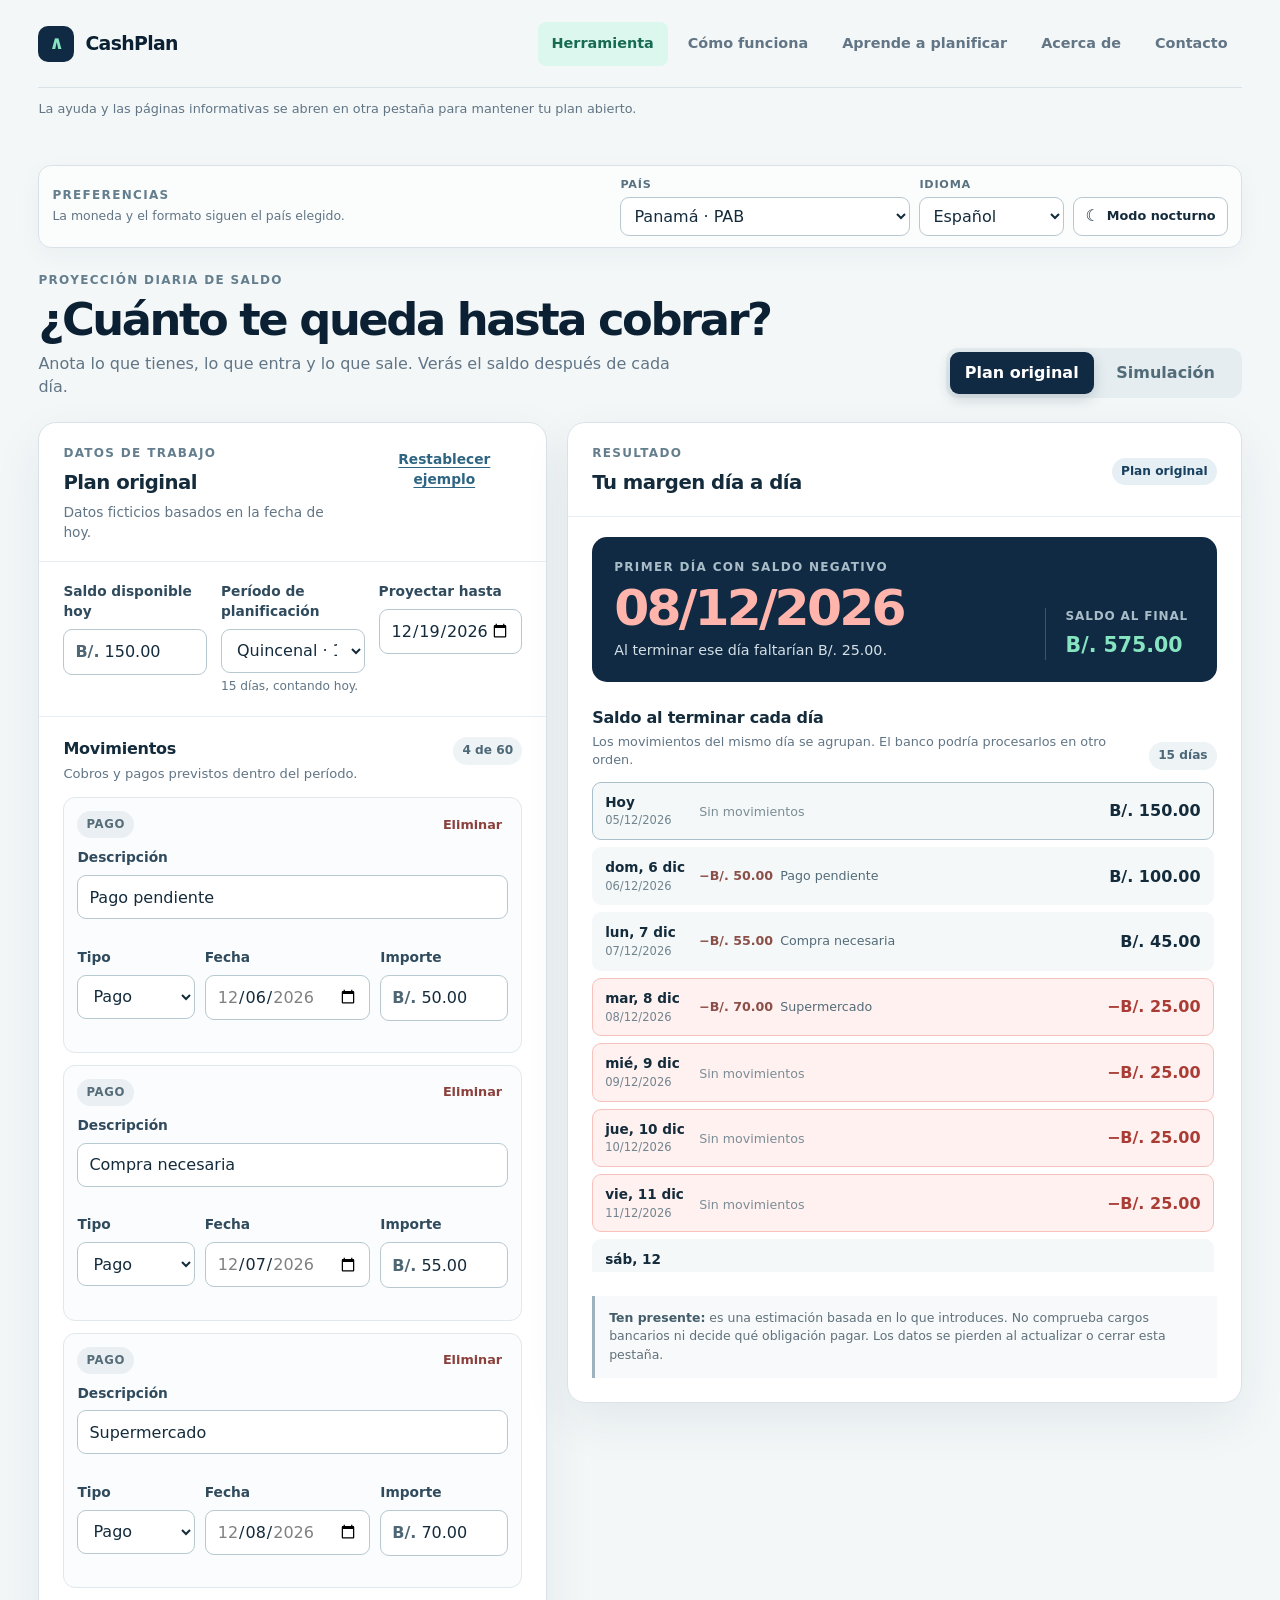
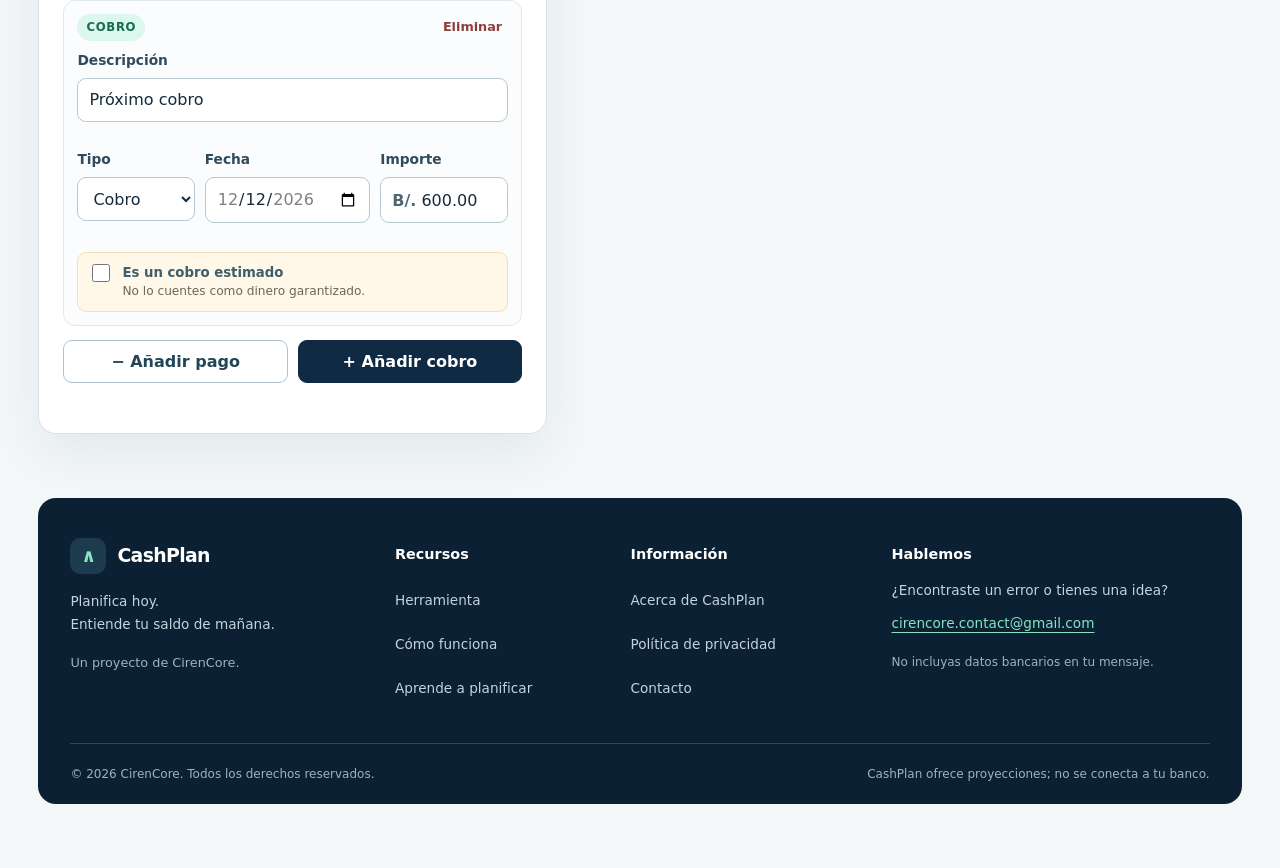
<file: index.html>
<!doctype html>
<html lang="es">
<head>
  <meta charset="utf-8">
  <meta name="viewport" content="width=device-width, initial-scale=1">
  <meta name="theme-color" content="#102a43">
  <meta name="description" content="Proyecta tu saldo diario y prueba cambios sin alterar tu plan original.">
  <title>CashPlan · Proyección de saldo</title>
  <link rel="icon" type="image/svg+xml" href="data:image/svg+xml,%3Csvg xmlns='http://www.w3.org/2000/svg' viewBox='0 0 64 64'%3E%3Crect width='64' height='64' rx='15' fill='%23102a43'/%3E%3Cpath d='M14 40h12l7-20 7 20h10' fill='none' stroke='%236be0b3' stroke-width='6' stroke-linecap='round' stroke-linejoin='round'/%3E%3C/svg%3E">
  <link rel="stylesheet" href="styles.css">
</head>
<body>
  <a class="skip-link" href="#workspace">Saltar al contenido</a>
  <div class="app-shell">
    <header class="app-header navbar">
      <a class="brand" href="#workspace" aria-label="CashPlan, ir a la herramienta"><span class="brand-mark" aria-hidden="true">∧</span><span>CashPlan</span></a>
      <button class="nav-toggle" type="button" aria-expanded="false" aria-controls="primary-navigation" hidden><span class="menu-icon" aria-hidden="true">☰</span> <span>Menú</span></button>
      <nav id="primary-navigation" class="site-nav" aria-label="Navegación principal">
        <a href="#workspace" aria-current="page">Herramienta</a><a href="como-funciona.html" target="_blank" rel="noopener">Cómo funciona</a><a href="guias.html" target="_blank" rel="noopener">Aprende a planificar</a><a href="acerca.html" target="_blank" rel="noopener">Acerca de</a><a href="contacto.html" target="_blank" rel="noopener">Contacto</a>
      </nav>
    </header>
    <p class="navigation-note" data-i18n="helpNavigation">La ayuda y las páginas informativas se abren en otra pestaña para mantener tu plan abierto.</p>

    <main id="workspace">
      <section class="settings-bar" aria-labelledby="settings-heading">
        <div class="settings-intro">
          <p class="section-kicker" id="settings-heading" data-i18n="preferences">Preferencias</p>
          <p data-i18n="preferencesHint">La moneda y el formato siguen el país elegido.</p>
        </div>
        <div class="settings-controls">
          <label class="setting-field" for="country-select">
            <span data-i18n="country">País</span>
            <select id="country-select"></select>
          </label>
          <label class="setting-field" for="language-select">
            <span data-i18n="language">Idioma</span>
            <select id="language-select">
              <option value="es">Español</option>
              <option value="en">English</option>
            </select>
          </label>
          <button class="theme-toggle" id="theme-toggle" type="button" aria-pressed="false">
            <span class="theme-icon" aria-hidden="true">☾</span>
            <span id="theme-toggle-text">Modo nocturno</span>
          </button>
        </div>
      </section>

      <div class="intro-row">
        <div>
          <p class="eyebrow" data-i18n="eyebrow">Proyección diaria de saldo</p>
          <h1 data-i18n="headline">¿Cuánto te queda hasta cobrar?</h1>
          <p class="intro-copy" data-i18n="introCopy">Anota lo que tienes, lo que entra y lo que sale. Verás el saldo después de cada día.</p>
        </div>
        <div class="view-switcher" role="tablist" aria-label="Plan que deseas consultar">
          <button class="view-tab" id="tab-original" type="button" role="tab" aria-selected="true" aria-controls="plan-panel" data-i18n="originalPlan">Plan original</button>
          <button class="view-tab" id="tab-simulation" type="button" role="tab" aria-selected="false" aria-controls="plan-panel" data-i18n="simulation">Simulación</button>
        </div>
      </div>

      <div class="simulation-banner" id="simulation-banner" hidden>
        <div>
          <strong data-i18n="simulationBannerTitle">Estás probando una copia.</strong>
          <span data-i18n="simulationBannerCopy">Los cambios de esta vista no alteran el plan original.</span>
        </div>
        <button class="button button-secondary button-small" id="reset-simulation" type="button" data-i18n="copyOriginal">Copiar de nuevo el original</button>
      </div>

      <div class="workspace-grid">
        <section class="panel editor-panel" id="plan-panel" aria-labelledby="plan-heading">
          <div class="panel-heading">
            <div>
              <p class="section-kicker" id="plan-kicker">Datos de trabajo</p>
              <h2 id="plan-heading">Plan original</h2>
              <p class="panel-description" id="example-note">Datos ficticios basados en la fecha de hoy.</p>
            </div>
            <button class="text-button" id="reset-example" type="button" data-i18n="resetExample">Restablecer ejemplo</button>
          </div>

          <div class="base-fields">
            <div class="field-group">
              <label for="start-balance" data-i18n="balanceToday">Saldo disponible hoy</label>
              <div class="money-input">
                <span class="currency-affix" aria-hidden="true">B/.</span>
                <input id="start-balance" name="start-balance" type="text" inputmode="decimal" autocomplete="off" aria-describedby="start-balance-error">
              </div>
              <p class="field-error" id="start-balance-error"></p>
            </div>
            <div class="field-group">
              <label for="period-select" data-i18n="planningPeriod">Período de planificación</label>
              <select id="period-select" name="period-select" aria-describedby="period-hint">
                <option value="fortnight" data-i18n="fortnightly">Quincenal · 15 días</option>
                <option value="monthly" data-i18n="monthly">Mensual · 30 días</option>
                <option value="custom" data-i18n="customPeriod">Fecha personalizada</option>
              </select>
              <p class="field-hint" id="period-hint">15 días, contando hoy.</p>
            </div>
            <div class="field-group">
              <label for="end-date" data-i18n="projectUntil">Proyectar hasta</label>
              <input id="end-date" name="end-date" type="date" aria-describedby="end-date-error">
              <p class="field-error" id="end-date-error"></p>
            </div>
          </div>

          <div class="movements-section">
            <div class="section-title-row">
              <div>
                <h3 data-i18n="movements">Movimientos</h3>
                <p class="small-muted" data-i18n="movementsHint">Cobros y pagos previstos dentro del período.</p>
              </div>
              <span class="movement-count" id="movement-count">0 de 60</span>
            </div>

            <div class="movement-list" id="movement-list"></div>

            <div class="add-actions">
              <button class="button button-secondary" id="add-expense" type="button"><span aria-hidden="true">−</span> <span data-i18n="addExpense">Añadir pago</span></button>
              <button class="button button-primary" id="add-income" type="button"><span aria-hidden="true">+</span> <span data-i18n="addIncome">Añadir cobro</span></button>
            </div>
            <p class="form-status" id="form-status" role="alert" aria-live="polite"></p>
          </div>
        </section>

        <section class="panel results-panel" aria-labelledby="results-heading">
          <div class="panel-heading results-heading-row">
            <div>
              <p class="section-kicker" data-i18n="result">Resultado</p>
              <h2 id="results-heading" data-i18n="dailyMargin">Tu margen día a día</h2>
            </div>
            <span class="active-view-badge" id="active-view-badge">Plan original</span>
          </div>

          <div class="summary-card" aria-live="polite">
            <div class="summary-main">
              <p class="summary-label" id="summary-label">Primer día con saldo negativo</p>
              <p class="summary-value" id="summary-value">—</p>
              <p class="summary-detail" id="summary-detail"></p>
            </div>
            <div class="summary-final">
              <span data-i18n="finalBalance">Saldo al final</span>
              <strong id="final-balance">—</strong>
            </div>
          </div>

          <div class="estimate-card" id="estimate-card" hidden>
            <div class="estimate-icon" aria-hidden="true">≈</div>
            <div>
              <strong data-i18n="withoutEstimated">Escenario sin cobros estimados</strong>
              <p id="estimate-copy"></p>
            </div>
          </div>

          <div class="comparison-card" id="comparison-card" hidden>
            <div class="comparison-title-row">
              <h3 data-i18n="comparisonTitle">Original frente a simulación</h3>
              <span data-i18n="comparison">Comparación</span>
            </div>
            <div class="comparison-grid">
              <div class="comparison-column">
                <span data-i18n="originalPlan">Plan original</span>
                <strong id="original-final">—</strong>
                <small id="original-negative">—</small>
              </div>
              <div class="comparison-column comparison-simulation">
                <span data-i18n="simulation">Simulación</span>
                <strong id="simulation-final">—</strong>
                <small id="simulation-negative">—</small>
              </div>
            </div>
          </div>

          <div class="daily-section">
            <div class="daily-title-row">
              <div>
                <h3 data-i18n="endOfDayBalance">Saldo al terminar cada día</h3>
                <p data-i18n="sameDayNote">Los movimientos del mismo día se agrupan. El banco podría procesarlos en otro orden.</p>
              </div>
              <span class="period-count" id="period-count"></span>
            </div>
            <div class="daily-list" id="daily-list" aria-label="Saldos diarios"></div>
          </div>

          <aside class="disclaimer">
            <strong data-i18n="keepInMind">Ten presente:</strong> <span data-i18n="disclaimer">es una estimación basada en lo que introduces. No comprueba cargos bancarios ni decide qué obligación pagar. Los datos se pierden al actualizar o cerrar esta pestaña.</span>
          </aside>
        </section>
      </div>
    </main>
    <footer class="site-footer">
      <div class="footer-grid">
        <div class="footer-about"><a class="brand" href="#workspace" aria-label="CashPlan, ir a la herramienta"><span class="brand-mark" aria-hidden="true">∧</span><span>CashPlan</span></a><p>Planifica hoy.<br>Entiende tu saldo de mañana.</p><p class="footer-project">Un proyecto de CirenCore.</p></div>
        <nav class="footer-links" aria-label="Recursos"><h2>Recursos</h2><a href="#workspace" aria-current="page">Herramienta</a><a href="como-funciona.html" target="_blank" rel="noopener">Cómo funciona</a><a href="guias.html" target="_blank" rel="noopener">Aprende a planificar</a></nav>
        <nav class="footer-links" aria-label="Información"><h2>Información</h2><a href="acerca.html" target="_blank" rel="noopener">Acerca de CashPlan</a><a href="privacidad.html" target="_blank" rel="noopener">Política de privacidad</a><a href="contacto.html" target="_blank" rel="noopener">Contacto</a></nav>
        <div class="footer-contact"><h2>Hablemos</h2><p>¿Encontraste un error o tienes una idea?</p><a href="mailto:cirencore.contact@gmail.com">cirencore.contact@gmail.com</a><p>No incluyas datos bancarios en tu mensaje.</p></div>
      </div>
      <div class="footer-bottom"><p>© 2026 CirenCore. Todos los derechos reservados.</p><p>CashPlan ofrece proyecciones; no se conecta a tu banco.</p></div>
    </footer>
  </div>

  <template id="movement-template">
    <article class="movement-card">
      <div class="movement-head">
        <span class="movement-kind"></span>
        <button class="remove-button" type="button" data-i18n="remove">Eliminar</button>
      </div>
      <div class="movement-fields">
        <div class="field-group movement-description-field">
          <label data-i18n="description">Descripción</label>
          <input class="movement-description" type="text" maxlength="80" autocomplete="off">
          <p class="field-error movement-description-error"></p>
        </div>
        <div class="field-group">
          <label data-i18n="type">Tipo</label>
          <select class="movement-type">
            <option value="expense" data-i18n="expense">Pago</option>
            <option value="income" data-i18n="income">Cobro</option>
          </select>
        </div>
        <div class="field-group">
          <label data-i18n="date">Fecha</label>
          <input class="movement-date" type="date">
          <p class="field-error movement-date-error"></p>
        </div>
        <div class="field-group">
          <label data-i18n="amount">Importe</label>
          <div class="money-input compact-money-input">
            <span class="currency-affix" aria-hidden="true">B/.</span>
            <input class="movement-amount" type="text" inputmode="decimal" autocomplete="off">
          </div>
          <p class="field-error movement-amount-error"></p>
        </div>
      </div>
      <label class="estimated-toggle">
        <input class="movement-estimated" type="checkbox">
        <span>
          <strong data-i18n="estimatedIncome">Es un cobro estimado</strong>
          <small data-i18n="estimatedIncomeHint">No lo cuentes como dinero garantizado.</small>
        </span>
      </label>
    </article>
  </template>

  <script src="core.js"></script>
  <script src="app.js"></script>
  <script src="navigation.js"></script>
</body>
</html>
</file>
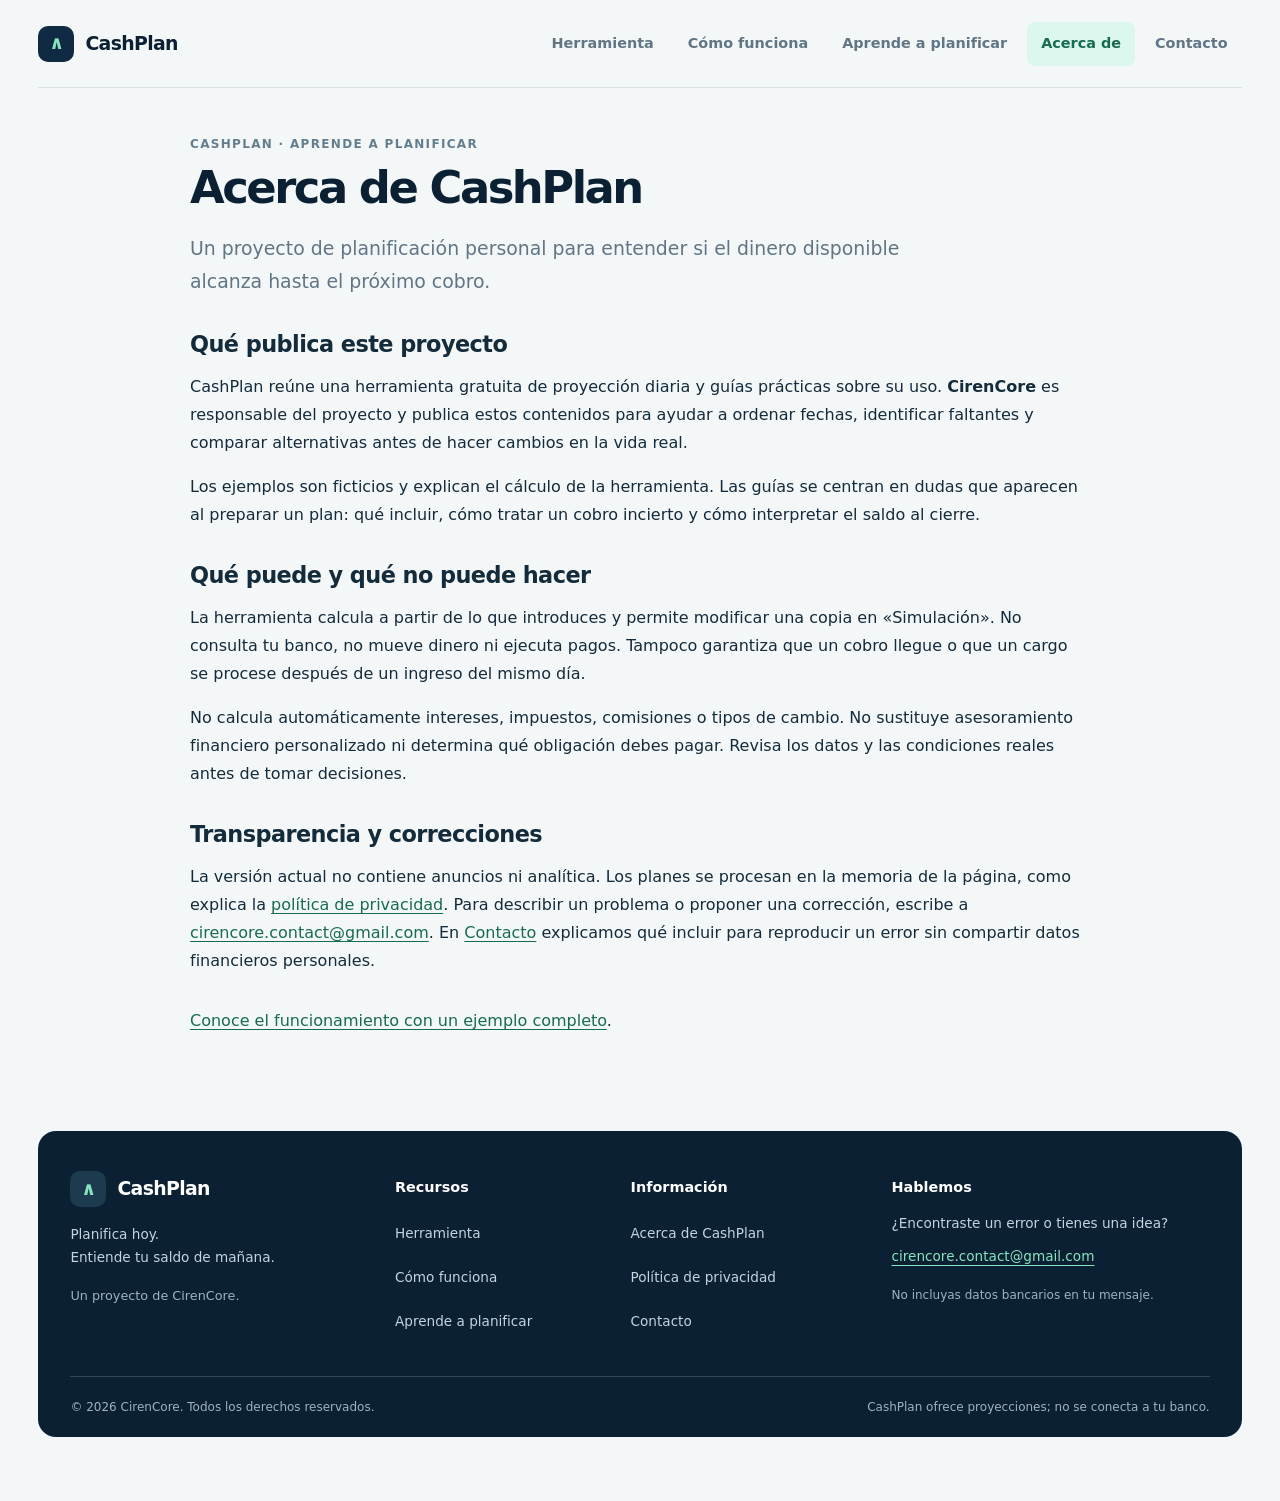
<file: acerca.html>
<!doctype html>
<html lang="es">
<head>
  <meta charset="utf-8">
  <meta name="viewport" content="width=device-width, initial-scale=1">
  <meta name="theme-color" content="#102a43">
  <meta name="description" content="Un proyecto de planificación personal para entender si el dinero disponible alcanza hasta el próximo cobro.">
  <title>Acerca de CashPlan · CashPlan</title>
  <link rel="stylesheet" href="styles.css">
</head>
<body>
<a class="skip-link" href="#contenido">Saltar al contenido</a>
<div class="app-shell">
<header class="app-header navbar">
      <a class="brand" href="index.html#workspace" aria-label="CashPlan, ir a la herramienta"><span class="brand-mark" aria-hidden="true">∧</span><span>CashPlan</span></a>
      <button class="nav-toggle" type="button" aria-expanded="false" aria-controls="primary-navigation" hidden><span class="menu-icon" aria-hidden="true">☰</span> <span>Menú</span></button>
      <nav id="primary-navigation" class="site-nav" aria-label="Navegación principal">
        <a href="index.html#workspace">Herramienta</a><a href="como-funciona.html">Cómo funciona</a><a href="guias.html">Aprende a planificar</a><a href="acerca.html" aria-current="page">Acerca de</a><a href="contacto.html">Contacto</a>
      </nav>
    </header>
<main id="contenido" class="content-page"><p class="eyebrow">CashPlan · Aprende a planificar</p><h1>Acerca de CashPlan</h1><p class="content-lead">Un proyecto de planificación personal para entender si el dinero disponible alcanza hasta el próximo cobro.</p>
<section><h2>Qué publica este proyecto</h2><p>CashPlan reúne una herramienta gratuita de proyección diaria y guías prácticas sobre su uso. <strong>CirenCore</strong> es responsable del proyecto y publica estos contenidos para ayudar a ordenar fechas, identificar faltantes y comparar alternativas antes de hacer cambios en la vida real.</p><p>Los ejemplos son ficticios y explican el cálculo de la herramienta. Las guías se centran en dudas que aparecen al preparar un plan: qué incluir, cómo tratar un cobro incierto y cómo interpretar el saldo al cierre.</p></section>
<section><h2>Qué puede y qué no puede hacer</h2><p>La herramienta calcula a partir de lo que introduces y permite modificar una copia en «Simulación». No consulta tu banco, no mueve dinero ni ejecuta pagos. Tampoco garantiza que un cobro llegue o que un cargo se procese después de un ingreso del mismo día.</p><p>No calcula automáticamente intereses, impuestos, comisiones o tipos de cambio. No sustituye asesoramiento financiero personalizado ni determina qué obligación debes pagar. Revisa los datos y las condiciones reales antes de tomar decisiones.</p></section>
<section><h2>Transparencia y correcciones</h2><p>La versión actual no contiene anuncios ni analítica. Los planes se procesan en la memoria de la página, como explica la <a href="privacidad.html">política de privacidad</a>. Para describir un problema o proponer una corrección, escribe a <a href="mailto:cirencore.contact@gmail.com">cirencore.contact@gmail.com</a>. En <a href="contacto.html">Contacto</a> explicamos qué incluir para reproducir un error sin compartir datos financieros personales.</p></section>
<p><a href="como-funciona.html">Conoce el funcionamiento con un ejemplo completo</a>.</p></main>
<footer class="site-footer">
      <div class="footer-grid">
        <div class="footer-about"><a class="brand" href="index.html#workspace" aria-label="CashPlan, ir a la herramienta"><span class="brand-mark" aria-hidden="true">∧</span><span>CashPlan</span></a><p>Planifica hoy.<br>Entiende tu saldo de mañana.</p><p class="footer-project">Un proyecto de CirenCore.</p></div>
        <nav class="footer-links" aria-label="Recursos"><h2>Recursos</h2><a href="index.html#workspace">Herramienta</a><a href="como-funciona.html">Cómo funciona</a><a href="guias.html">Aprende a planificar</a></nav>
        <nav class="footer-links" aria-label="Información"><h2>Información</h2><a href="acerca.html" aria-current="page">Acerca de CashPlan</a><a href="privacidad.html">Política de privacidad</a><a href="contacto.html">Contacto</a></nav>
        <div class="footer-contact"><h2>Hablemos</h2><p>¿Encontraste un error o tienes una idea?</p><a href="mailto:cirencore.contact@gmail.com">cirencore.contact@gmail.com</a><p>No incluyas datos bancarios en tu mensaje.</p></div>
      </div>
      <div class="footer-bottom"><p>© 2026 CirenCore. Todos los derechos reservados.</p><p>CashPlan ofrece proyecciones; no se conecta a tu banco.</p></div>
    </footer>
</div>
  <script src="navigation.js"></script>
</body>
</html>
</file>
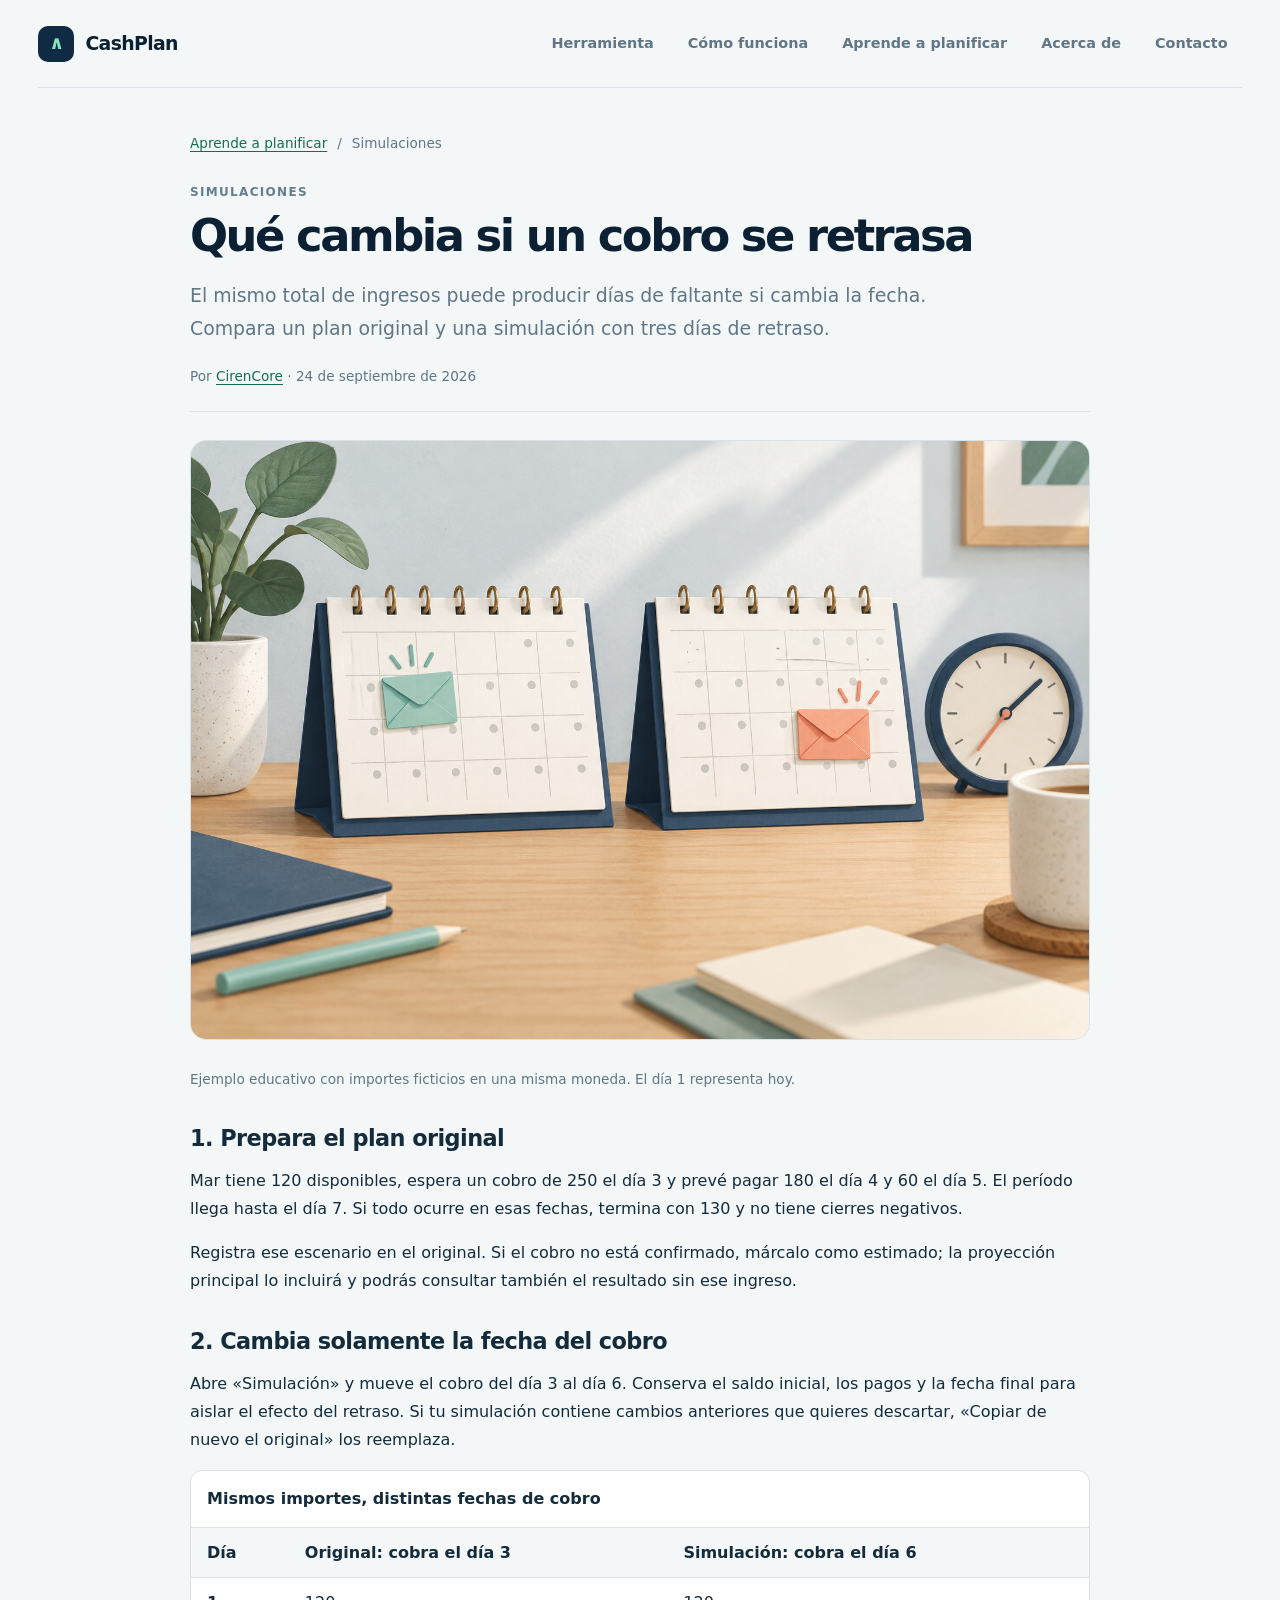
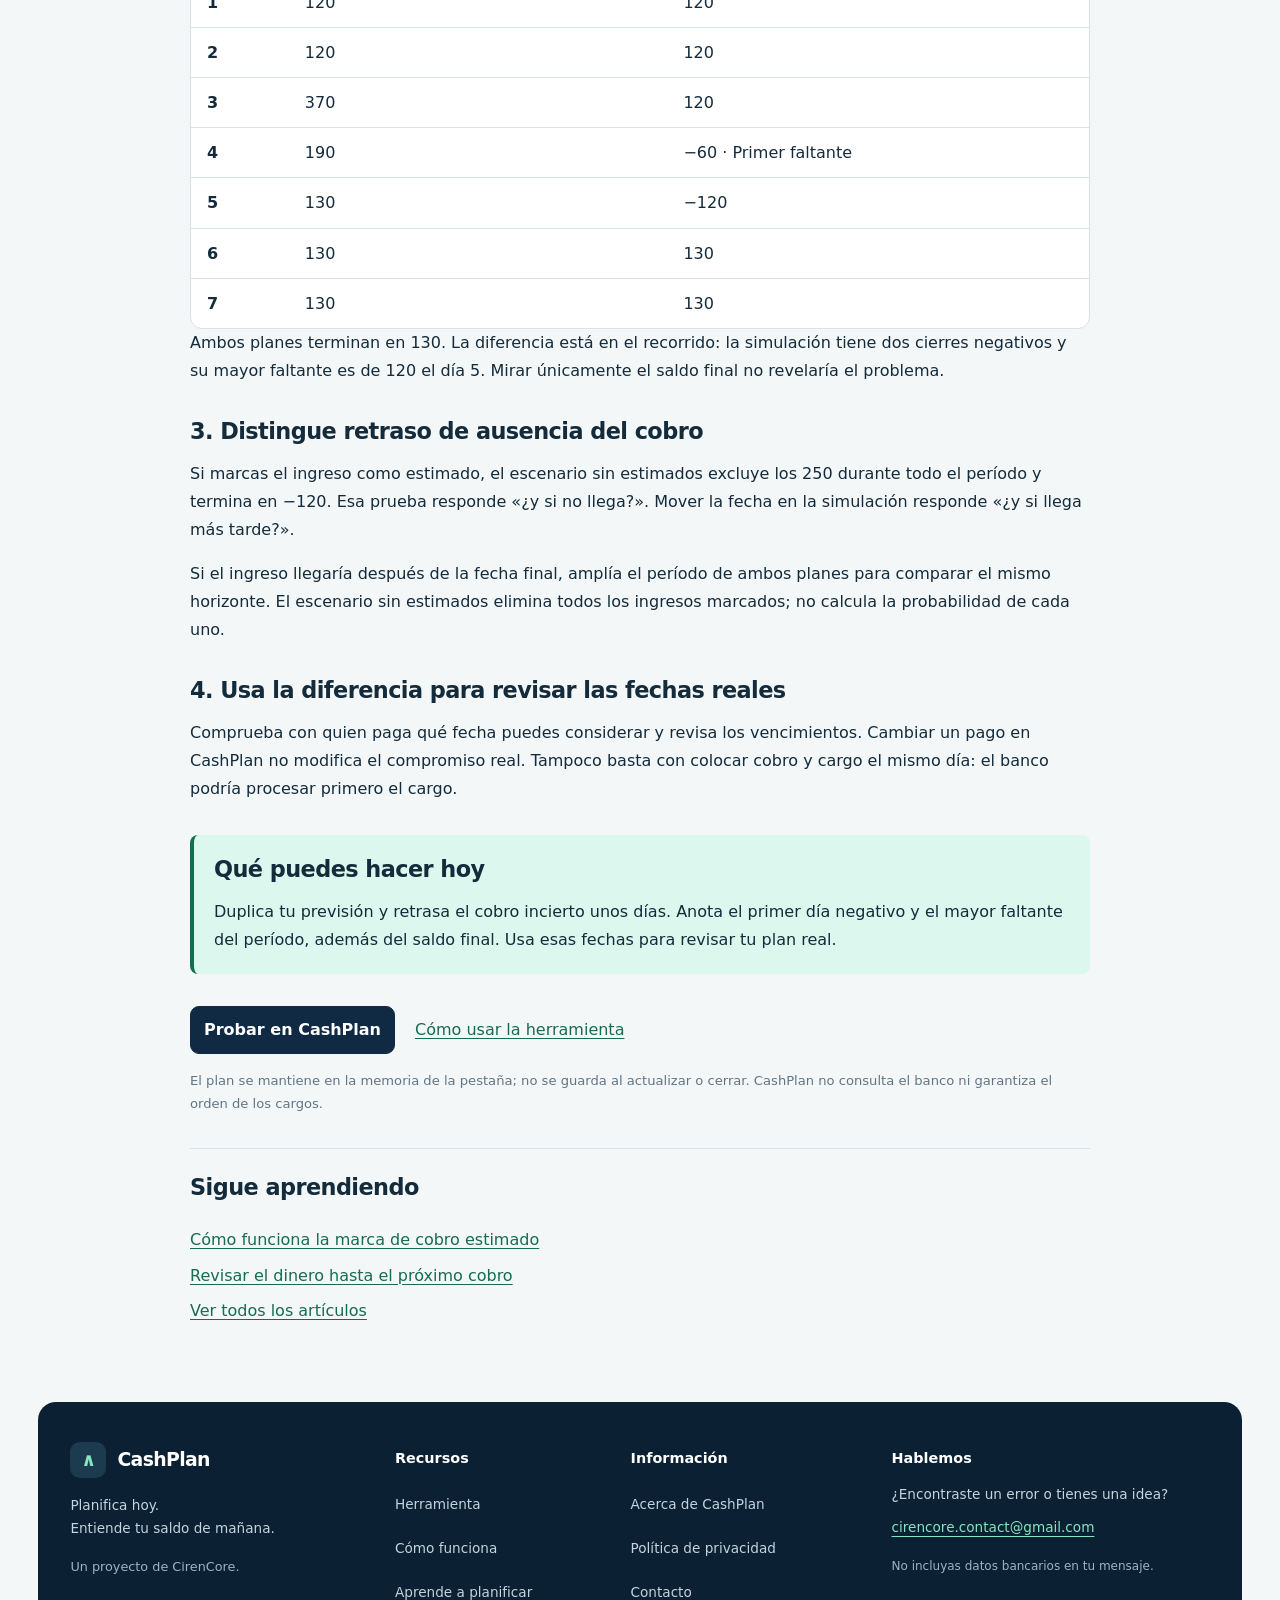
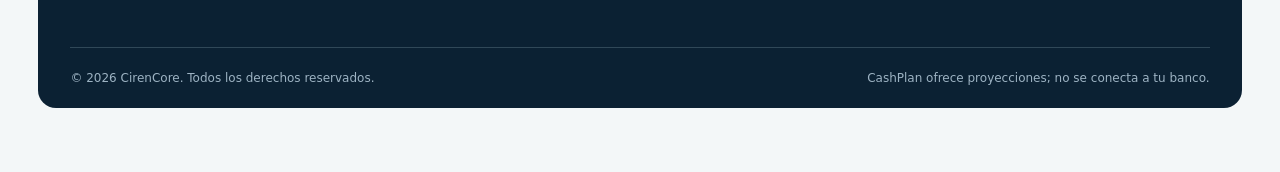
<file: cobro-retrasado.html>
<!doctype html>
<html lang="es">
<head>
  <meta charset="utf-8">
  <meta name="viewport" content="width=device-width, initial-scale=1">
  <meta name="theme-color" content="#102a43">
  <meta name="description" content="El mismo total de ingresos puede producir días de faltante si cambia la fecha. Compara un plan original y una simulación con tres días de retraso.">
  <title>Qué cambia si un cobro se retrasa · CashPlan</title>
  <link rel="stylesheet" href="styles.css">
</head>
<body>
<a class="skip-link" href="#contenido">Saltar al contenido</a>
<div class="app-shell">
<header class="app-header navbar">
      <a class="brand" href="index.html#workspace" aria-label="CashPlan, ir a la herramienta"><span class="brand-mark" aria-hidden="true">∧</span><span>CashPlan</span></a>
      <button class="nav-toggle" type="button" aria-expanded="false" aria-controls="primary-navigation" hidden><span class="menu-icon" aria-hidden="true">☰</span> <span>Menú</span></button>
      <nav id="primary-navigation" class="site-nav" aria-label="Navegación principal">
        <a href="index.html#workspace">Herramienta</a><a href="como-funciona.html">Cómo funciona</a><a href="guias.html" aria-current="true">Aprende a planificar</a><a href="acerca.html">Acerca de</a><a href="contacto.html">Contacto</a>
      </nav>
    </header>
<main id="contenido" class="content-page article-page">
<nav class="breadcrumbs" aria-label="Ruta de navegación"><a href="guias.html">Aprende a planificar</a><span aria-hidden="true">/</span><span>Simulaciones</span></nav>
<article><header class="article-header"><p class="eyebrow">Simulaciones</p><h1>Qué cambia si un cobro se retrasa</h1><p class="content-lead">El mismo total de ingresos puede producir días de faltante si cambia la fecha. Compara un plan original y una simulación con tres días de retraso.</p><p class="article-meta">Por <a href="acerca.html">CirenCore</a> · <time datetime="2026-09-24">24 de septiembre de 2026</time></p></header>
<figure class="article-cover"><img src="assets/blog/cobro-retrasado.png" alt="Dos calendarios comparan la llegada de un cobro en fechas distintas." width="1536" height="1024" fetchpriority="high" decoding="async"></figure>
<p class="example-label">Ejemplo educativo con importes ficticios en una misma moneda. El día 1 representa hoy.</p>

<section><h2>1. Prepara el plan original</h2><p>Mar tiene 120 disponibles, espera un cobro de 250 el día 3 y prevé pagar 180 el día 4 y 60 el día 5. El período llega hasta el día 7. Si todo ocurre en esas fechas, termina con 130 y no tiene cierres negativos.</p><p>Registra ese escenario en el original. Si el cobro no está confirmado, márcalo como estimado; la proyección principal lo incluirá y podrás consultar también el resultado sin ese ingreso.</p></section>
<section><h2>2. Cambia solamente la fecha del cobro</h2><p>Abre «Simulación» y mueve el cobro del día 3 al día 6. Conserva el saldo inicial, los pagos y la fecha final para aislar el efecto del retraso. Si tu simulación contiene cambios anteriores que quieres descartar, «Copiar de nuevo el original» los reemplaza.</p><div class="table-scroll" role="region" aria-label="Mismos importes, distintas fechas de cobro" tabindex="0"><table><caption>Mismos importes, distintas fechas de cobro</caption><thead><tr><th scope="col">Día</th><th scope="col">Original: cobra el día 3</th><th scope="col">Simulación: cobra el día 6</th></tr></thead><tbody><tr><th scope="row">1</th><td>120</td><td>120</td></tr><tr><th scope="row">2</th><td>120</td><td>120</td></tr><tr><th scope="row">3</th><td>370</td><td>120</td></tr><tr><th scope="row">4</th><td>190</td><td>−60 · Primer faltante</td></tr><tr><th scope="row">5</th><td>130</td><td>−120</td></tr><tr><th scope="row">6</th><td>130</td><td>130</td></tr><tr><th scope="row">7</th><td>130</td><td>130</td></tr></tbody></table></div><p>Ambos planes terminan en 130. La diferencia está en el recorrido: la simulación tiene dos cierres negativos y su mayor faltante es de 120 el día 5. Mirar únicamente el saldo final no revelaría el problema.</p></section>
<section><h2>3. Distingue retraso de ausencia del cobro</h2><p>Si marcas el ingreso como estimado, el escenario sin estimados excluye los 250 durante todo el período y termina en −120. Esa prueba responde «¿y si no llega?». Mover la fecha en la simulación responde «¿y si llega más tarde?».</p><p>Si el ingreso llegaría después de la fecha final, amplía el período de ambos planes para comparar el mismo horizonte. El escenario sin estimados elimina todos los ingresos marcados; no calcula la probabilidad de cada uno.</p></section>
<section><h2>4. Usa la diferencia para revisar las fechas reales</h2><p>Comprueba con quien paga qué fecha puedes considerar y revisa los vencimientos. Cambiar un pago en CashPlan no modifica el compromiso real. Tampoco basta con colocar cobro y cargo el mismo día: el banco podría procesar primero el cargo.</p></section>
<section class="content-note"><h2>Qué puedes hacer hoy</h2><p>Duplica tu previsión y retrasa el cobro incierto unos días. Anota el primer día negativo y el mayor faltante del período, además del saldo final. Usa esas fechas para revisar tu plan real.</p></section>
<p class="content-actions"><a class="button button-primary" href="index.html#workspace">Probar en CashPlan</a><a href="como-funciona.html">Cómo usar la herramienta</a></p>
<p class="small-muted">El plan se mantiene en la memoria de la pestaña; no se guarda al actualizar o cerrar. CashPlan no consulta el banco ni garantiza el orden de los cargos.</p>
<nav class="article-related" aria-label="Lecturas relacionadas"><h2>Sigue aprendiendo</h2><a href="cobros-estimados.html">Cómo funciona la marca de cobro estimado</a><a href="dinero-hasta-proximo-cobro.html">Revisar el dinero hasta el próximo cobro</a><a href="guias.html">Ver todos los artículos</a></nav></article></main>
<footer class="site-footer">
      <div class="footer-grid">
        <div class="footer-about"><a class="brand" href="index.html#workspace" aria-label="CashPlan, ir a la herramienta"><span class="brand-mark" aria-hidden="true">∧</span><span>CashPlan</span></a><p>Planifica hoy.<br>Entiende tu saldo de mañana.</p><p class="footer-project">Un proyecto de CirenCore.</p></div>
        <nav class="footer-links" aria-label="Recursos"><h2>Recursos</h2><a href="index.html#workspace">Herramienta</a><a href="como-funciona.html">Cómo funciona</a><a href="guias.html" aria-current="true">Aprende a planificar</a></nav>
        <nav class="footer-links" aria-label="Información"><h2>Información</h2><a href="acerca.html">Acerca de CashPlan</a><a href="privacidad.html">Política de privacidad</a><a href="contacto.html">Contacto</a></nav>
        <div class="footer-contact"><h2>Hablemos</h2><p>¿Encontraste un error o tienes una idea?</p><a href="mailto:cirencore.contact@gmail.com">cirencore.contact@gmail.com</a><p>No incluyas datos bancarios en tu mensaje.</p></div>
      </div>
      <div class="footer-bottom"><p>© 2026 CirenCore. Todos los derechos reservados.</p><p>CashPlan ofrece proyecciones; no se conecta a tu banco.</p></div>
    </footer>
</div>
  <script src="navigation.js"></script>
</body>
</html>
</file>
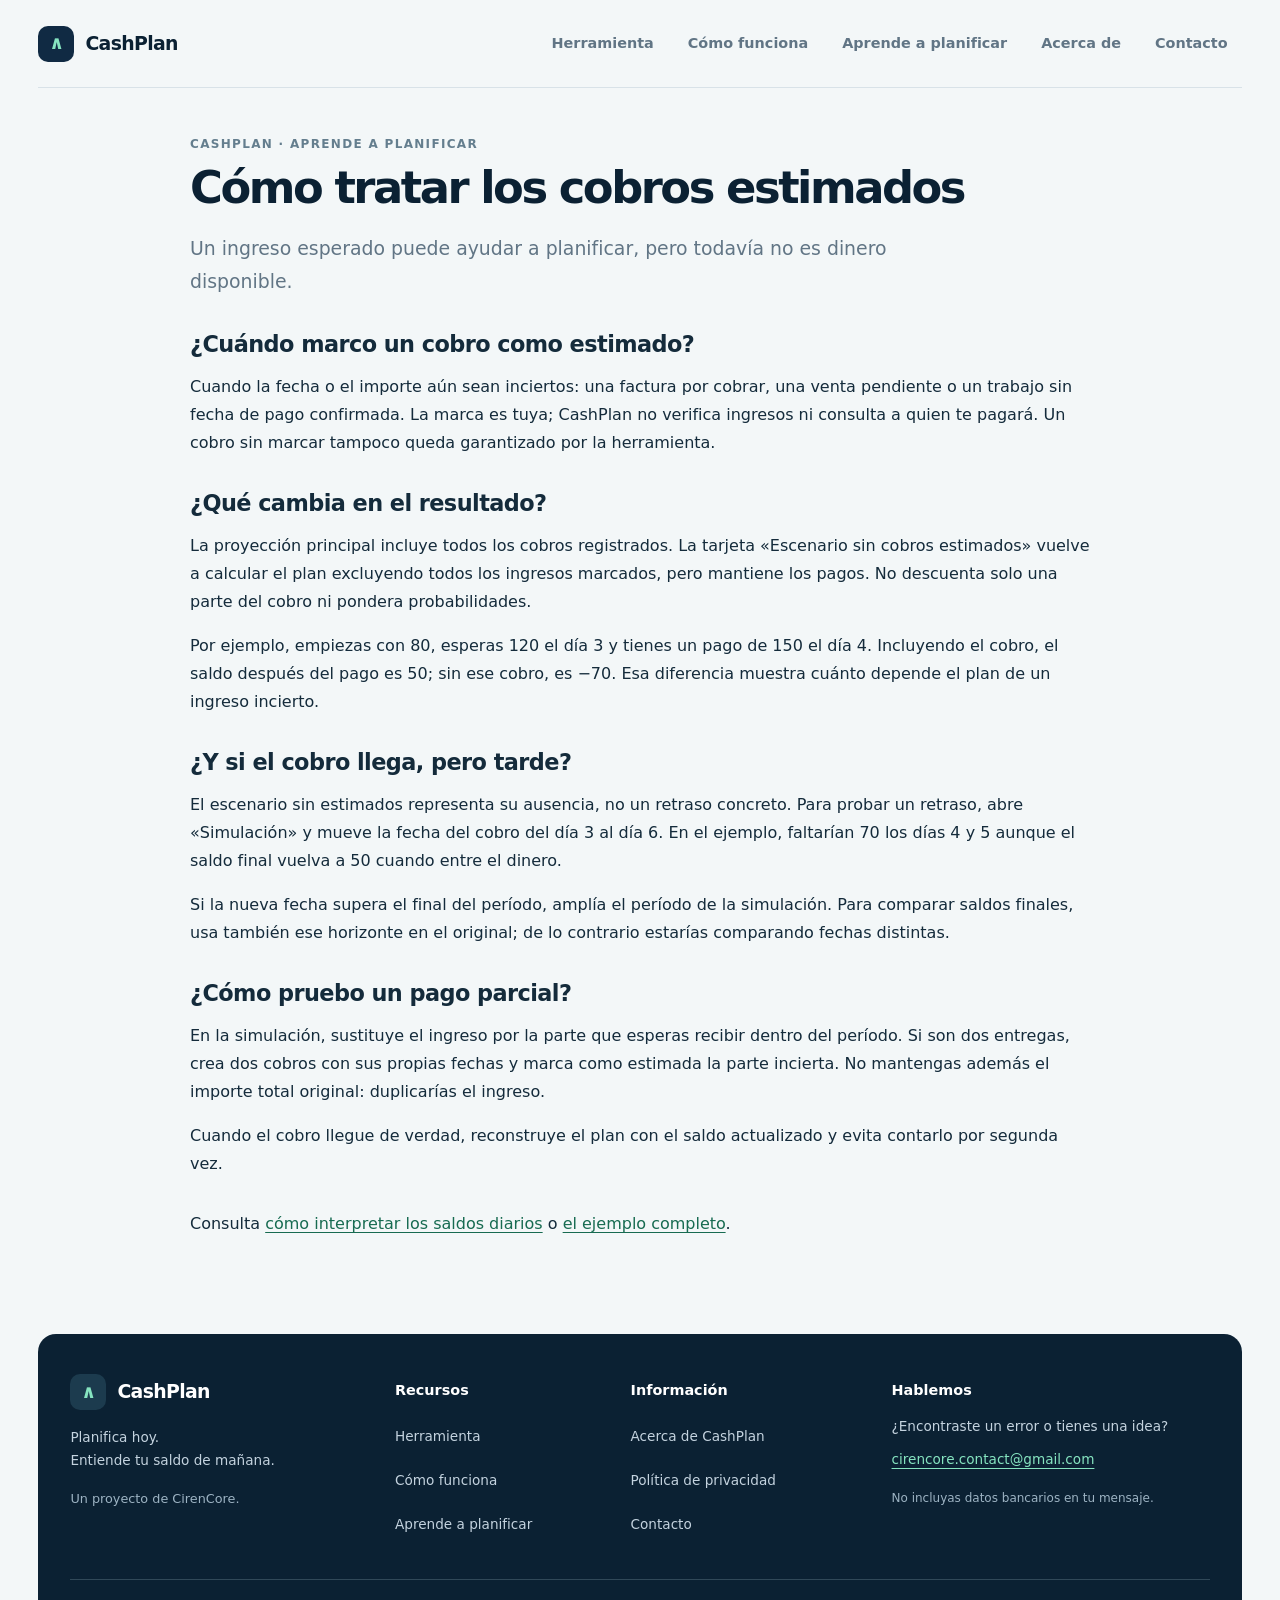
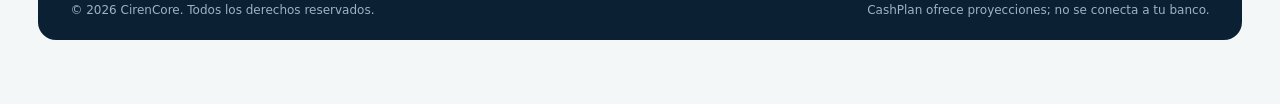
<file: cobros-estimados.html>
<!doctype html>
<html lang="es">
<head>
  <meta charset="utf-8">
  <meta name="viewport" content="width=device-width, initial-scale=1">
  <meta name="theme-color" content="#102a43">
  <meta name="description" content="Un ingreso esperado puede ayudar a planificar, pero todavía no es dinero disponible.">
  <title>Cómo tratar los cobros estimados · CashPlan</title>
  <link rel="stylesheet" href="styles.css">
</head>
<body>
<a class="skip-link" href="#contenido">Saltar al contenido</a>
<div class="app-shell">
<header class="app-header navbar">
      <a class="brand" href="index.html#workspace" aria-label="CashPlan, ir a la herramienta"><span class="brand-mark" aria-hidden="true">∧</span><span>CashPlan</span></a>
      <button class="nav-toggle" type="button" aria-expanded="false" aria-controls="primary-navigation" hidden><span class="menu-icon" aria-hidden="true">☰</span> <span>Menú</span></button>
      <nav id="primary-navigation" class="site-nav" aria-label="Navegación principal">
        <a href="index.html#workspace">Herramienta</a><a href="como-funciona.html">Cómo funciona</a><a href="guias.html">Aprende a planificar</a><a href="acerca.html">Acerca de</a><a href="contacto.html">Contacto</a>
      </nav>
    </header>
<main id="contenido" class="content-page"><p class="eyebrow">CashPlan · Aprende a planificar</p><h1>Cómo tratar los cobros estimados</h1><p class="content-lead">Un ingreso esperado puede ayudar a planificar, pero todavía no es dinero disponible.</p>
<section><h2>¿Cuándo marco un cobro como estimado?</h2><p>Cuando la fecha o el importe aún sean inciertos: una factura por cobrar, una venta pendiente o un trabajo sin fecha de pago confirmada. La marca es tuya; CashPlan no verifica ingresos ni consulta a quien te pagará. Un cobro sin marcar tampoco queda garantizado por la herramienta.</p></section>
<section><h2>¿Qué cambia en el resultado?</h2><p>La proyección principal incluye todos los cobros registrados. La tarjeta «Escenario sin cobros estimados» vuelve a calcular el plan excluyendo todos los ingresos marcados, pero mantiene los pagos. No descuenta solo una parte del cobro ni pondera probabilidades.</p><p>Por ejemplo, empiezas con 80, esperas 120 el día 3 y tienes un pago de 150 el día 4. Incluyendo el cobro, el saldo después del pago es 50; sin ese cobro, es −70. Esa diferencia muestra cuánto depende el plan de un ingreso incierto.</p></section>
<section><h2>¿Y si el cobro llega, pero tarde?</h2><p>El escenario sin estimados representa su ausencia, no un retraso concreto. Para probar un retraso, abre «Simulación» y mueve la fecha del cobro del día 3 al día 6. En el ejemplo, faltarían 70 los días 4 y 5 aunque el saldo final vuelva a 50 cuando entre el dinero.</p><p>Si la nueva fecha supera el final del período, amplía el período de la simulación. Para comparar saldos finales, usa también ese horizonte en el original; de lo contrario estarías comparando fechas distintas.</p></section>
<section><h2>¿Cómo pruebo un pago parcial?</h2><p>En la simulación, sustituye el ingreso por la parte que esperas recibir dentro del período. Si son dos entregas, crea dos cobros con sus propias fechas y marca como estimada la parte incierta. No mantengas además el importe total original: duplicarías el ingreso.</p><p>Cuando el cobro llegue de verdad, reconstruye el plan con el saldo actualizado y evita contarlo por segunda vez.</p></section>
<p>Consulta <a href="saldo-diario.html">cómo interpretar los saldos diarios</a> o <a href="como-funciona.html">el ejemplo completo</a>.</p></main>
<footer class="site-footer">
      <div class="footer-grid">
        <div class="footer-about"><a class="brand" href="index.html#workspace" aria-label="CashPlan, ir a la herramienta"><span class="brand-mark" aria-hidden="true">∧</span><span>CashPlan</span></a><p>Planifica hoy.<br>Entiende tu saldo de mañana.</p><p class="footer-project">Un proyecto de CirenCore.</p></div>
        <nav class="footer-links" aria-label="Recursos"><h2>Recursos</h2><a href="index.html#workspace">Herramienta</a><a href="como-funciona.html">Cómo funciona</a><a href="guias.html">Aprende a planificar</a></nav>
        <nav class="footer-links" aria-label="Información"><h2>Información</h2><a href="acerca.html">Acerca de CashPlan</a><a href="privacidad.html">Política de privacidad</a><a href="contacto.html">Contacto</a></nav>
        <div class="footer-contact"><h2>Hablemos</h2><p>¿Encontraste un error o tienes una idea?</p><a href="mailto:cirencore.contact@gmail.com">cirencore.contact@gmail.com</a><p>No incluyas datos bancarios en tu mensaje.</p></div>
      </div>
      <div class="footer-bottom"><p>© 2026 CirenCore. Todos los derechos reservados.</p><p>CashPlan ofrece proyecciones; no se conecta a tu banco.</p></div>
    </footer>
</div>
  <script src="navigation.js"></script>
</body>
</html>
</file>
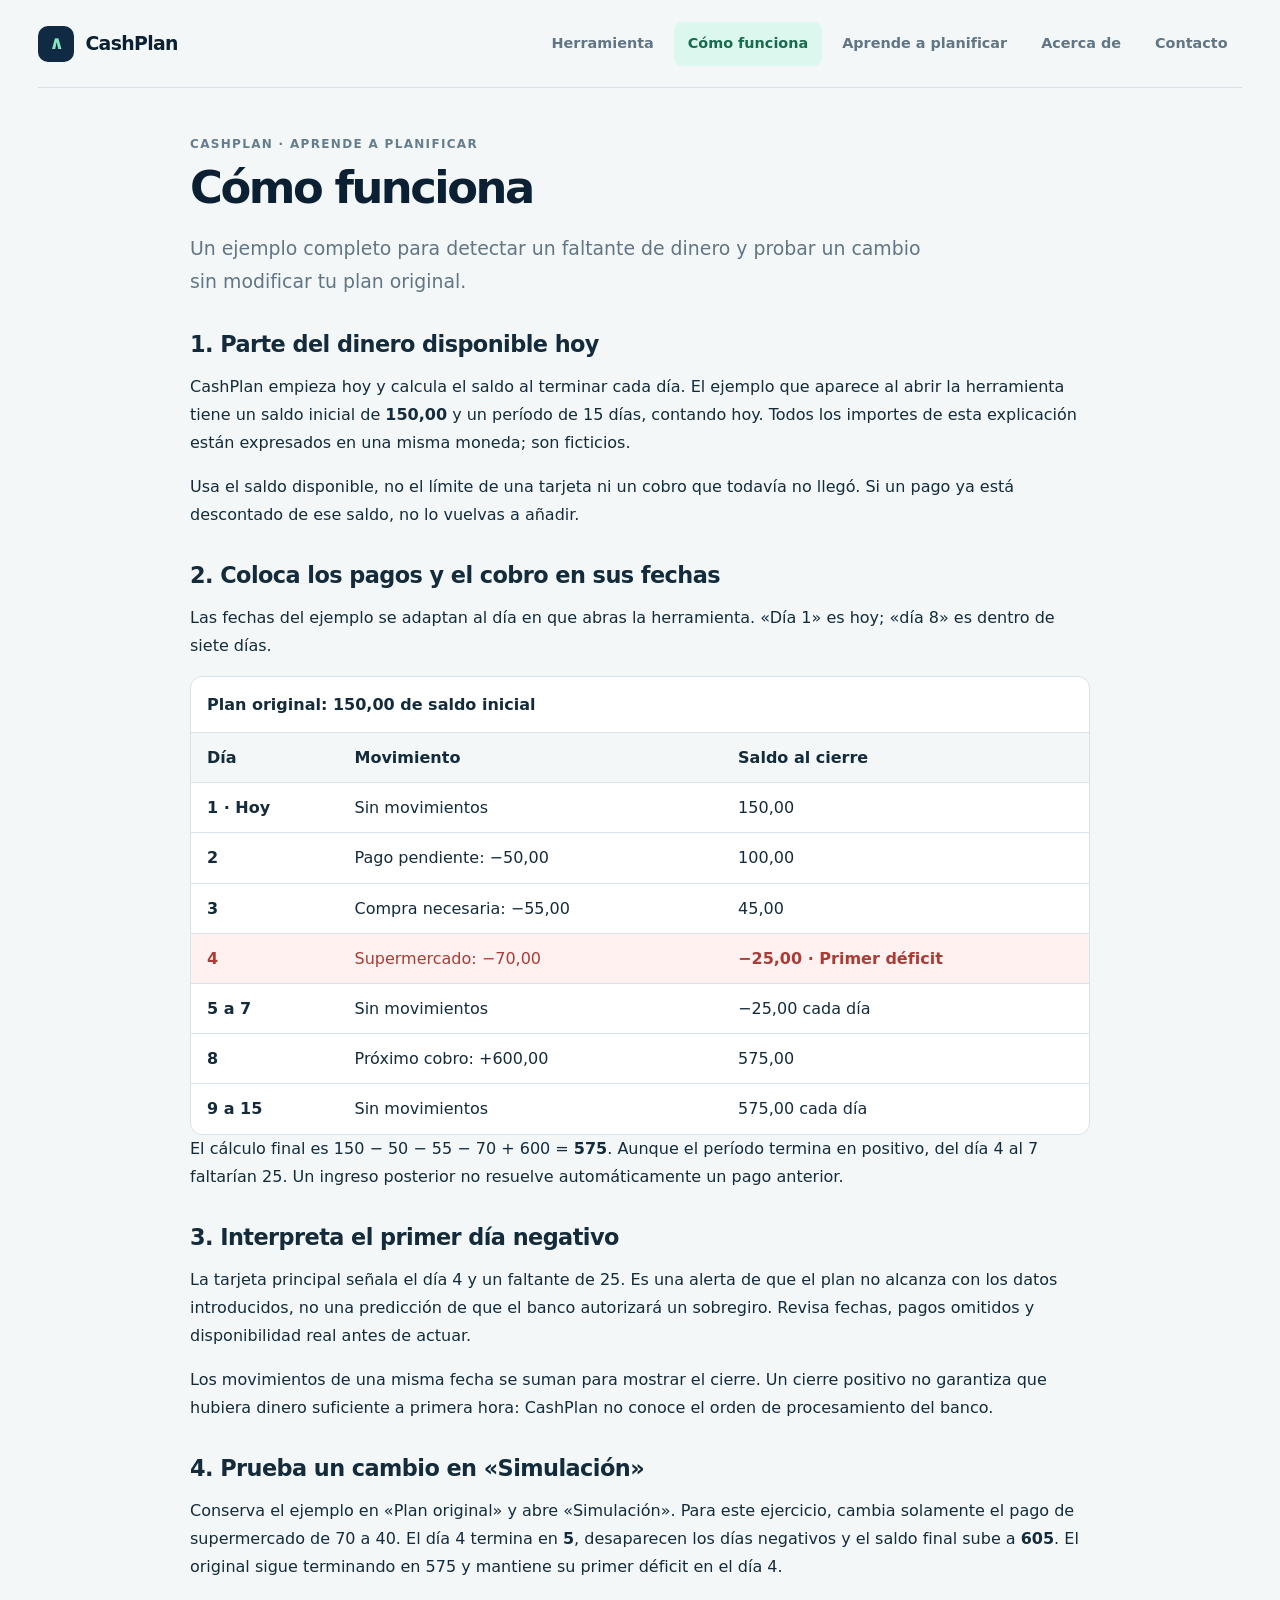
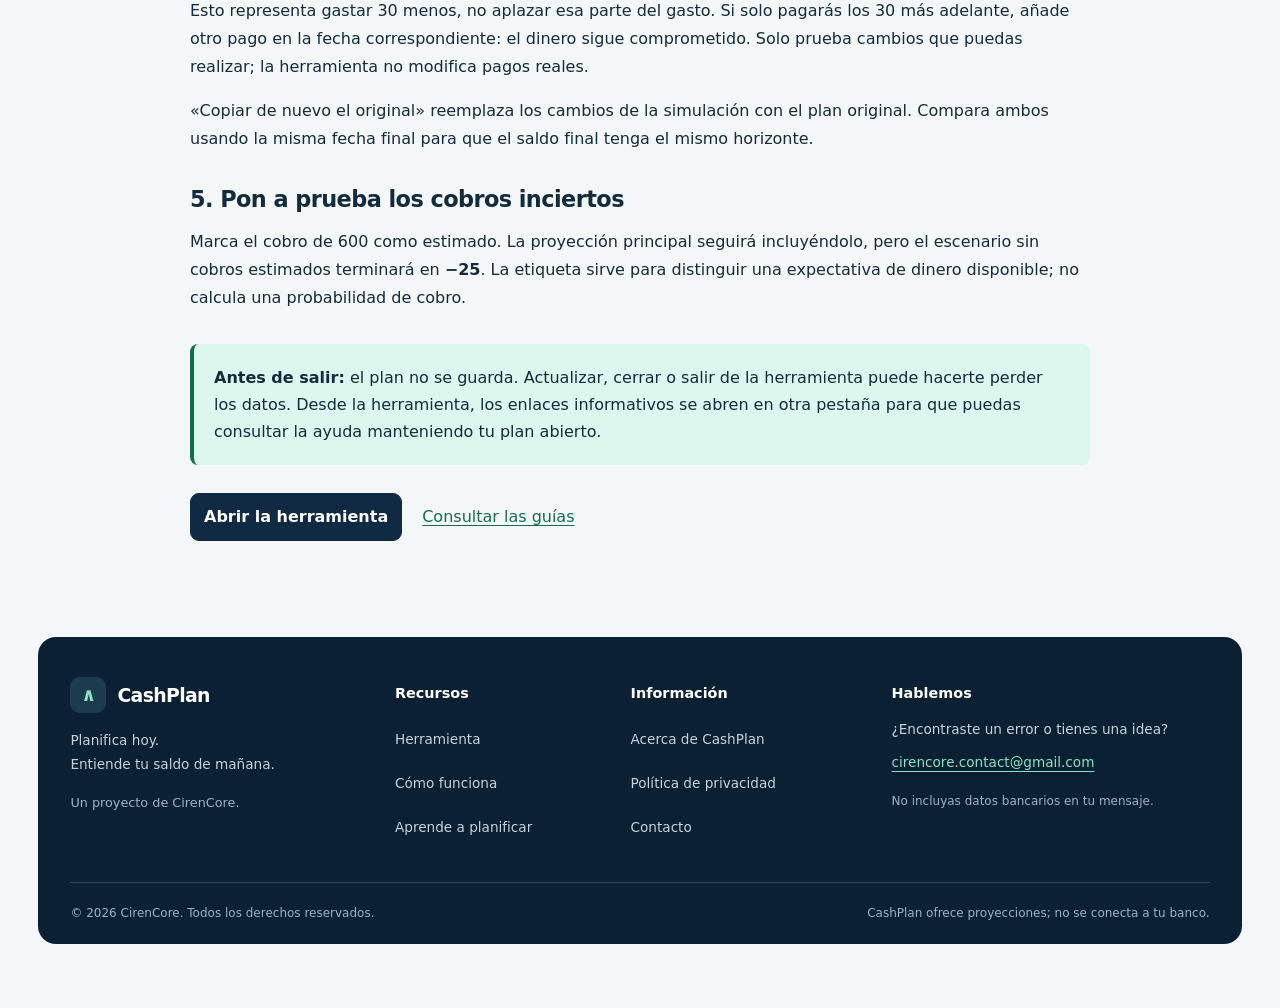
<file: como-funciona.html>
<!doctype html>
<html lang="es">
<head>
  <meta charset="utf-8">
  <meta name="viewport" content="width=device-width, initial-scale=1">
  <meta name="theme-color" content="#102a43">
  <meta name="description" content="Un ejemplo completo para detectar un faltante de dinero y probar un cambio sin modificar tu plan original.">
  <title>Cómo funciona · CashPlan</title>
  <link rel="stylesheet" href="styles.css">
</head>
<body>
<a class="skip-link" href="#contenido">Saltar al contenido</a>
<div class="app-shell">
<header class="app-header navbar">
      <a class="brand" href="index.html#workspace" aria-label="CashPlan, ir a la herramienta"><span class="brand-mark" aria-hidden="true">∧</span><span>CashPlan</span></a>
      <button class="nav-toggle" type="button" aria-expanded="false" aria-controls="primary-navigation" hidden><span class="menu-icon" aria-hidden="true">☰</span> <span>Menú</span></button>
      <nav id="primary-navigation" class="site-nav" aria-label="Navegación principal">
        <a href="index.html#workspace">Herramienta</a><a href="como-funciona.html" aria-current="page">Cómo funciona</a><a href="guias.html">Aprende a planificar</a><a href="acerca.html">Acerca de</a><a href="contacto.html">Contacto</a>
      </nav>
    </header>
<main id="contenido" class="content-page"><p class="eyebrow">CashPlan · Aprende a planificar</p><h1>Cómo funciona</h1><p class="content-lead">Un ejemplo completo para detectar un faltante de dinero y probar un cambio sin modificar tu plan original.</p>
<section><h2>1. Parte del dinero disponible hoy</h2><p>CashPlan empieza hoy y calcula el saldo al terminar cada día. El ejemplo que aparece al abrir la herramienta tiene un saldo inicial de <strong>150,00</strong> y un período de 15 días, contando hoy. Todos los importes de esta explicación están expresados en una misma moneda; son ficticios.</p><p>Usa el saldo disponible, no el límite de una tarjeta ni un cobro que todavía no llegó. Si un pago ya está descontado de ese saldo, no lo vuelvas a añadir.</p></section>
<section><h2>2. Coloca los pagos y el cobro en sus fechas</h2><p>Las fechas del ejemplo se adaptan al día en que abras la herramienta. «Día 1» es hoy; «día 8» es dentro de siete días.</p>
<div class="table-scroll" role="region" aria-label="Ejemplo de saldo diario" tabindex="0"><table><caption>Plan original: 150,00 de saldo inicial</caption><thead><tr><th scope="col">Día</th><th scope="col">Movimiento</th><th scope="col">Saldo al cierre</th></tr></thead><tbody>
<tr><th scope="row">1 · Hoy</th><td>Sin movimientos</td><td>150,00</td></tr>
<tr><th scope="row">2</th><td>Pago pendiente: −50,00</td><td>100,00</td></tr>
<tr><th scope="row">3</th><td>Compra necesaria: −55,00</td><td>45,00</td></tr>
<tr class="shortfall-row"><th scope="row">4</th><td>Supermercado: −70,00</td><td><strong>−25,00 · Primer déficit</strong></td></tr>
<tr><th scope="row">5 a 7</th><td>Sin movimientos</td><td>−25,00 cada día</td></tr>
<tr><th scope="row">8</th><td>Próximo cobro: +600,00</td><td>575,00</td></tr>
<tr><th scope="row">9 a 15</th><td>Sin movimientos</td><td>575,00 cada día</td></tr>
</tbody></table></div><p>El cálculo final es 150 − 50 − 55 − 70 + 600 = <strong>575</strong>. Aunque el período termina en positivo, del día 4 al 7 faltarían 25. Un ingreso posterior no resuelve automáticamente un pago anterior.</p></section>
<section><h2>3. Interpreta el primer día negativo</h2><p>La tarjeta principal señala el día 4 y un faltante de 25. Es una alerta de que el plan no alcanza con los datos introducidos, no una predicción de que el banco autorizará un sobregiro. Revisa fechas, pagos omitidos y disponibilidad real antes de actuar.</p><p>Los movimientos de una misma fecha se suman para mostrar el cierre. Un cierre positivo no garantiza que hubiera dinero suficiente a primera hora: CashPlan no conoce el orden de procesamiento del banco.</p></section>
<section><h2>4. Prueba un cambio en «Simulación»</h2><p>Conserva el ejemplo en «Plan original» y abre «Simulación». Para este ejercicio, cambia solamente el pago de supermercado de 70 a 40. El día 4 termina en <strong>5</strong>, desaparecen los días negativos y el saldo final sube a <strong>605</strong>. El original sigue terminando en 575 y mantiene su primer déficit en el día 4.</p><p>Esto representa gastar 30 menos, no aplazar esa parte del gasto. Si solo pagarás los 30 más adelante, añade otro pago en la fecha correspondiente: el dinero sigue comprometido. Solo prueba cambios que puedas realizar; la herramienta no modifica pagos reales.</p><p>«Copiar de nuevo el original» reemplaza los cambios de la simulación con el plan original. Compara ambos usando la misma fecha final para que el saldo final tenga el mismo horizonte.</p></section>
<section><h2>5. Pon a prueba los cobros inciertos</h2><p>Marca el cobro de 600 como estimado. La proyección principal seguirá incluyéndolo, pero el escenario sin cobros estimados terminará en <strong>−25</strong>. La etiqueta sirve para distinguir una expectativa de dinero disponible; no calcula una probabilidad de cobro.</p></section>
<aside class="content-note"><strong>Antes de salir:</strong> el plan no se guarda. Actualizar, cerrar o salir de la herramienta puede hacerte perder los datos. Desde la herramienta, los enlaces informativos se abren en otra pestaña para que puedas consultar la ayuda manteniendo tu plan abierto.</aside>
<p class="content-actions"><a class="button button-primary" href="index.html#workspace">Abrir la herramienta</a><a href="guias.html">Consultar las guías</a></p></main>
<footer class="site-footer">
      <div class="footer-grid">
        <div class="footer-about"><a class="brand" href="index.html#workspace" aria-label="CashPlan, ir a la herramienta"><span class="brand-mark" aria-hidden="true">∧</span><span>CashPlan</span></a><p>Planifica hoy.<br>Entiende tu saldo de mañana.</p><p class="footer-project">Un proyecto de CirenCore.</p></div>
        <nav class="footer-links" aria-label="Recursos"><h2>Recursos</h2><a href="index.html#workspace">Herramienta</a><a href="como-funciona.html" aria-current="page">Cómo funciona</a><a href="guias.html">Aprende a planificar</a></nav>
        <nav class="footer-links" aria-label="Información"><h2>Información</h2><a href="acerca.html">Acerca de CashPlan</a><a href="privacidad.html">Política de privacidad</a><a href="contacto.html">Contacto</a></nav>
        <div class="footer-contact"><h2>Hablemos</h2><p>¿Encontraste un error o tienes una idea?</p><a href="mailto:cirencore.contact@gmail.com">cirencore.contact@gmail.com</a><p>No incluyas datos bancarios en tu mensaje.</p></div>
      </div>
      <div class="footer-bottom"><p>© 2026 CirenCore. Todos los derechos reservados.</p><p>CashPlan ofrece proyecciones; no se conecta a tu banco.</p></div>
    </footer>
</div>
  <script src="navigation.js"></script>
</body>
</html>
</file>
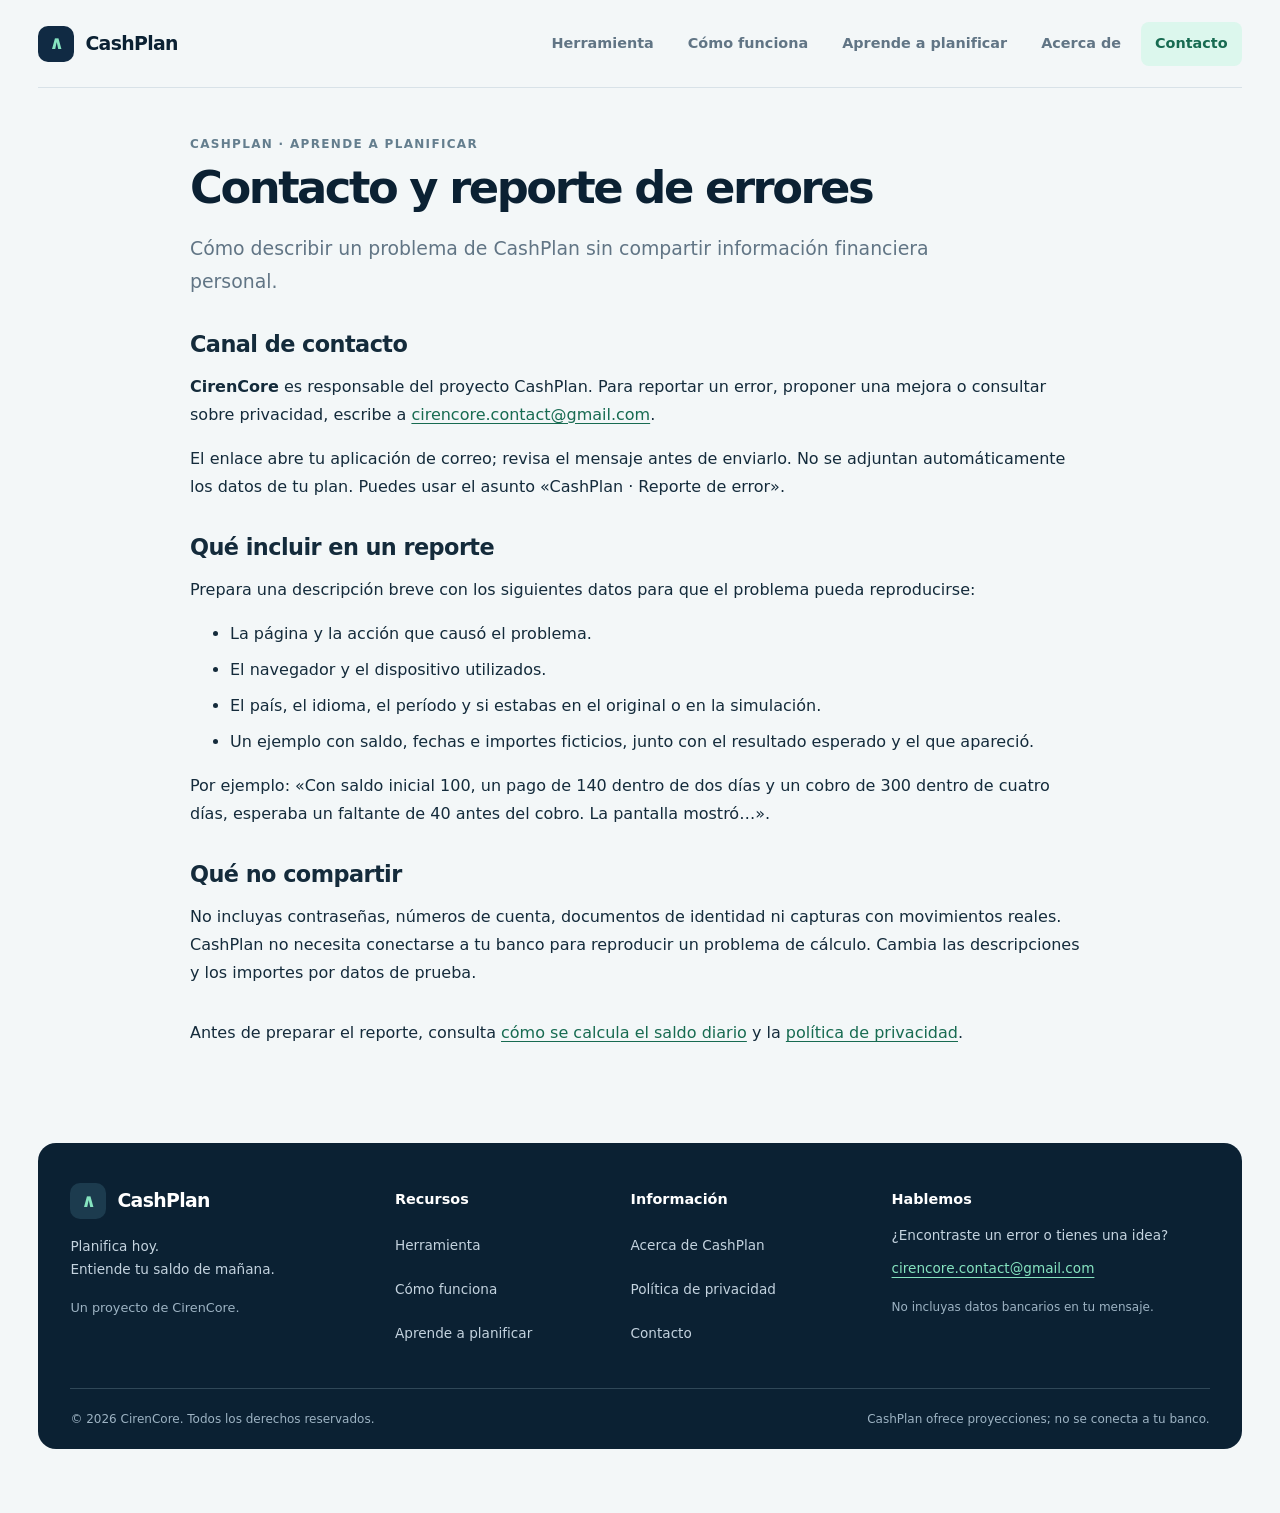
<file: contacto.html>
<!doctype html>
<html lang="es">
<head>
  <meta charset="utf-8">
  <meta name="viewport" content="width=device-width, initial-scale=1">
  <meta name="theme-color" content="#102a43">
  <meta name="description" content="Cómo describir un problema de CashPlan sin compartir información financiera personal.">
  <title>Contacto y reporte de errores · CashPlan</title>
  <link rel="stylesheet" href="styles.css">
</head>
<body>
<a class="skip-link" href="#contenido">Saltar al contenido</a>
<div class="app-shell">
<header class="app-header navbar">
      <a class="brand" href="index.html#workspace" aria-label="CashPlan, ir a la herramienta"><span class="brand-mark" aria-hidden="true">∧</span><span>CashPlan</span></a>
      <button class="nav-toggle" type="button" aria-expanded="false" aria-controls="primary-navigation" hidden><span class="menu-icon" aria-hidden="true">☰</span> <span>Menú</span></button>
      <nav id="primary-navigation" class="site-nav" aria-label="Navegación principal">
        <a href="index.html#workspace">Herramienta</a><a href="como-funciona.html">Cómo funciona</a><a href="guias.html">Aprende a planificar</a><a href="acerca.html">Acerca de</a><a href="contacto.html" aria-current="page">Contacto</a>
      </nav>
    </header>
<main id="contenido" class="content-page"><p class="eyebrow">CashPlan · Aprende a planificar</p><h1>Contacto y reporte de errores</h1><p class="content-lead">Cómo describir un problema de CashPlan sin compartir información financiera personal.</p>
<section><h2>Canal de contacto</h2><p><strong>CirenCore</strong> es responsable del proyecto CashPlan. Para reportar un error, proponer una mejora o consultar sobre privacidad, escribe a <a href="mailto:cirencore.contact@gmail.com">cirencore.contact@gmail.com</a>.</p><p>El enlace abre tu aplicación de correo; revisa el mensaje antes de enviarlo. No se adjuntan automáticamente los datos de tu plan. Puedes usar el asunto «CashPlan · Reporte de error».</p></section>
<section><h2>Qué incluir en un reporte</h2><p>Prepara una descripción breve con los siguientes datos para que el problema pueda reproducirse:</p><ul><li>La página y la acción que causó el problema.</li><li>El navegador y el dispositivo utilizados.</li><li>El país, el idioma, el período y si estabas en el original o en la simulación.</li><li>Un ejemplo con saldo, fechas e importes ficticios, junto con el resultado esperado y el que apareció.</li></ul><p>Por ejemplo: «Con saldo inicial 100, un pago de 140 dentro de dos días y un cobro de 300 dentro de cuatro días, esperaba un faltante de 40 antes del cobro. La pantalla mostró…».</p></section>
<section><h2>Qué no compartir</h2><p>No incluyas contraseñas, números de cuenta, documentos de identidad ni capturas con movimientos reales. CashPlan no necesita conectarse a tu banco para reproducir un problema de cálculo. Cambia las descripciones y los importes por datos de prueba.</p></section>
<p>Antes de preparar el reporte, consulta <a href="saldo-diario.html">cómo se calcula el saldo diario</a> y la <a href="privacidad.html">política de privacidad</a>.</p></main>
<footer class="site-footer">
      <div class="footer-grid">
        <div class="footer-about"><a class="brand" href="index.html#workspace" aria-label="CashPlan, ir a la herramienta"><span class="brand-mark" aria-hidden="true">∧</span><span>CashPlan</span></a><p>Planifica hoy.<br>Entiende tu saldo de mañana.</p><p class="footer-project">Un proyecto de CirenCore.</p></div>
        <nav class="footer-links" aria-label="Recursos"><h2>Recursos</h2><a href="index.html#workspace">Herramienta</a><a href="como-funciona.html">Cómo funciona</a><a href="guias.html">Aprende a planificar</a></nav>
        <nav class="footer-links" aria-label="Información"><h2>Información</h2><a href="acerca.html">Acerca de CashPlan</a><a href="privacidad.html">Política de privacidad</a><a href="contacto.html" aria-current="page">Contacto</a></nav>
        <div class="footer-contact"><h2>Hablemos</h2><p>¿Encontraste un error o tienes una idea?</p><a href="mailto:cirencore.contact@gmail.com">cirencore.contact@gmail.com</a><p>No incluyas datos bancarios en tu mensaje.</p></div>
      </div>
      <div class="footer-bottom"><p>© 2026 CirenCore. Todos los derechos reservados.</p><p>CashPlan ofrece proyecciones; no se conecta a tu banco.</p></div>
    </footer>
</div>
  <script src="navigation.js"></script>
</body>
</html>
</file>
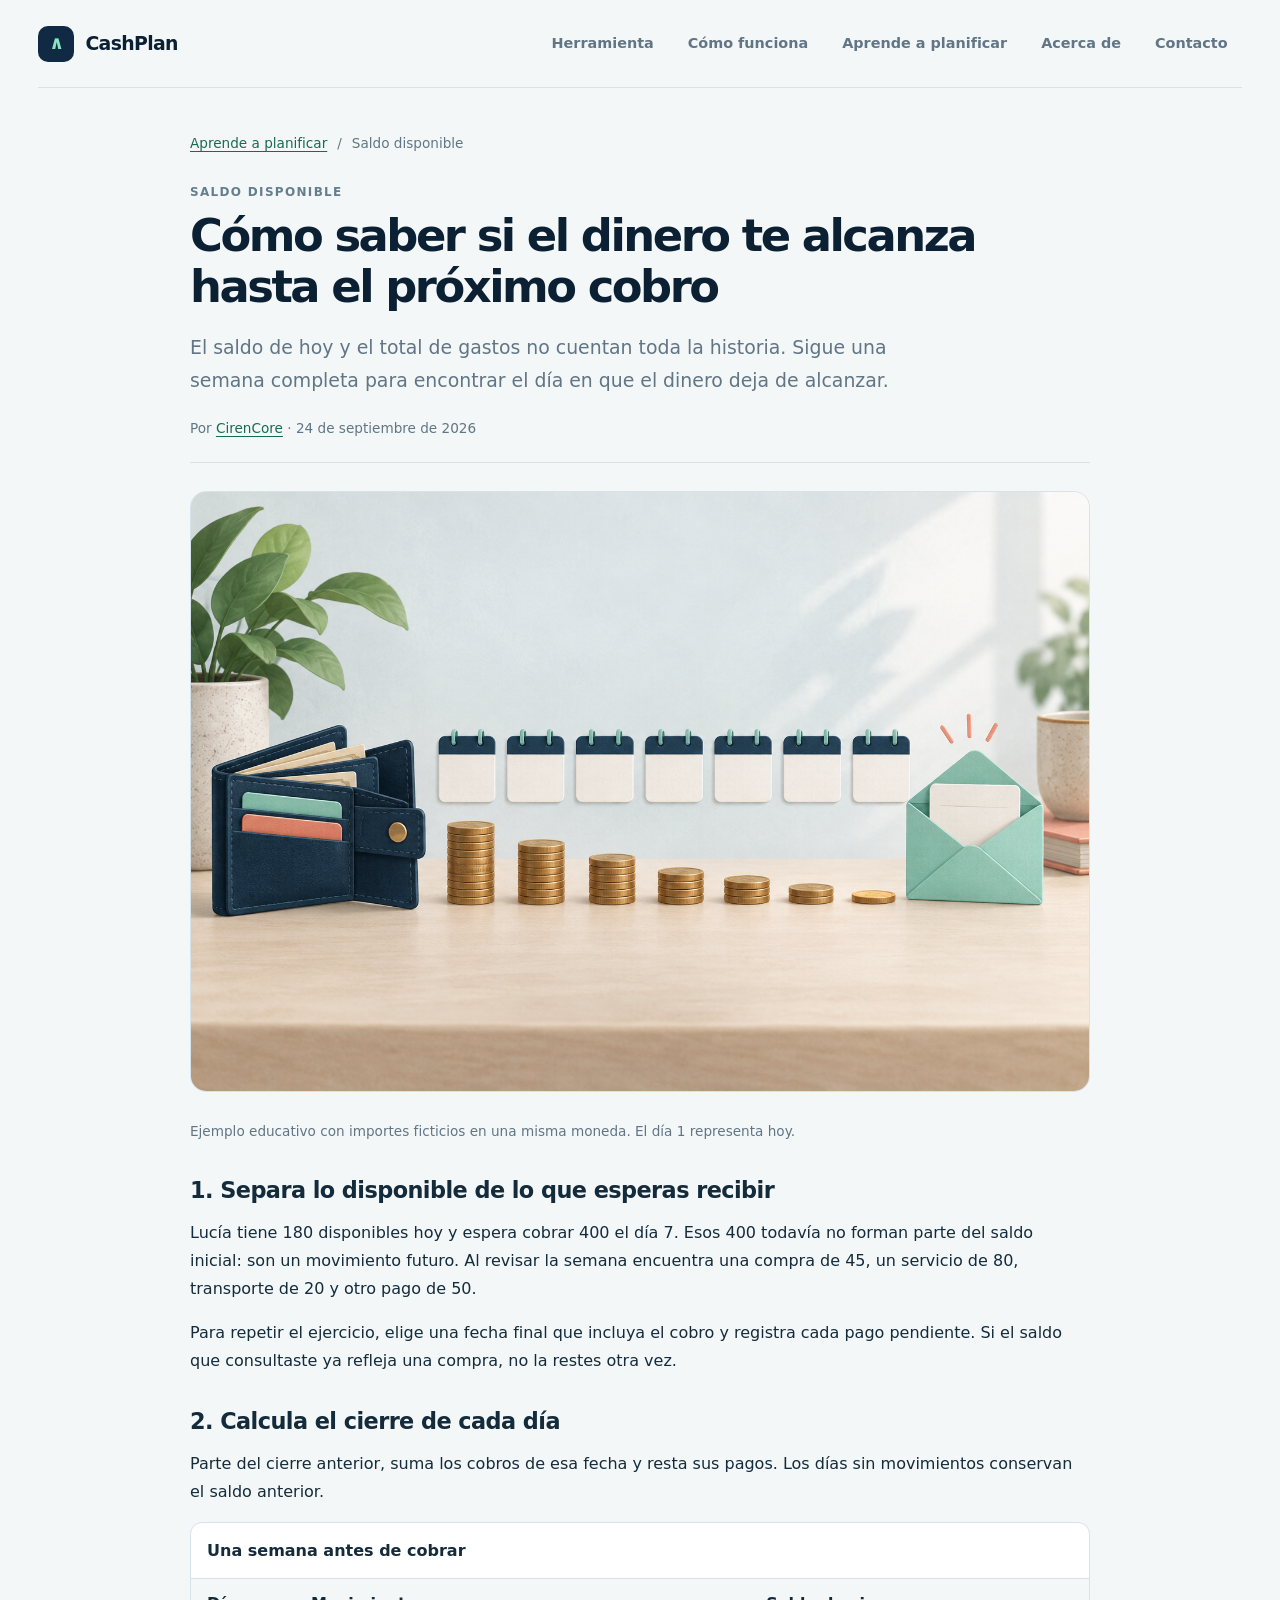
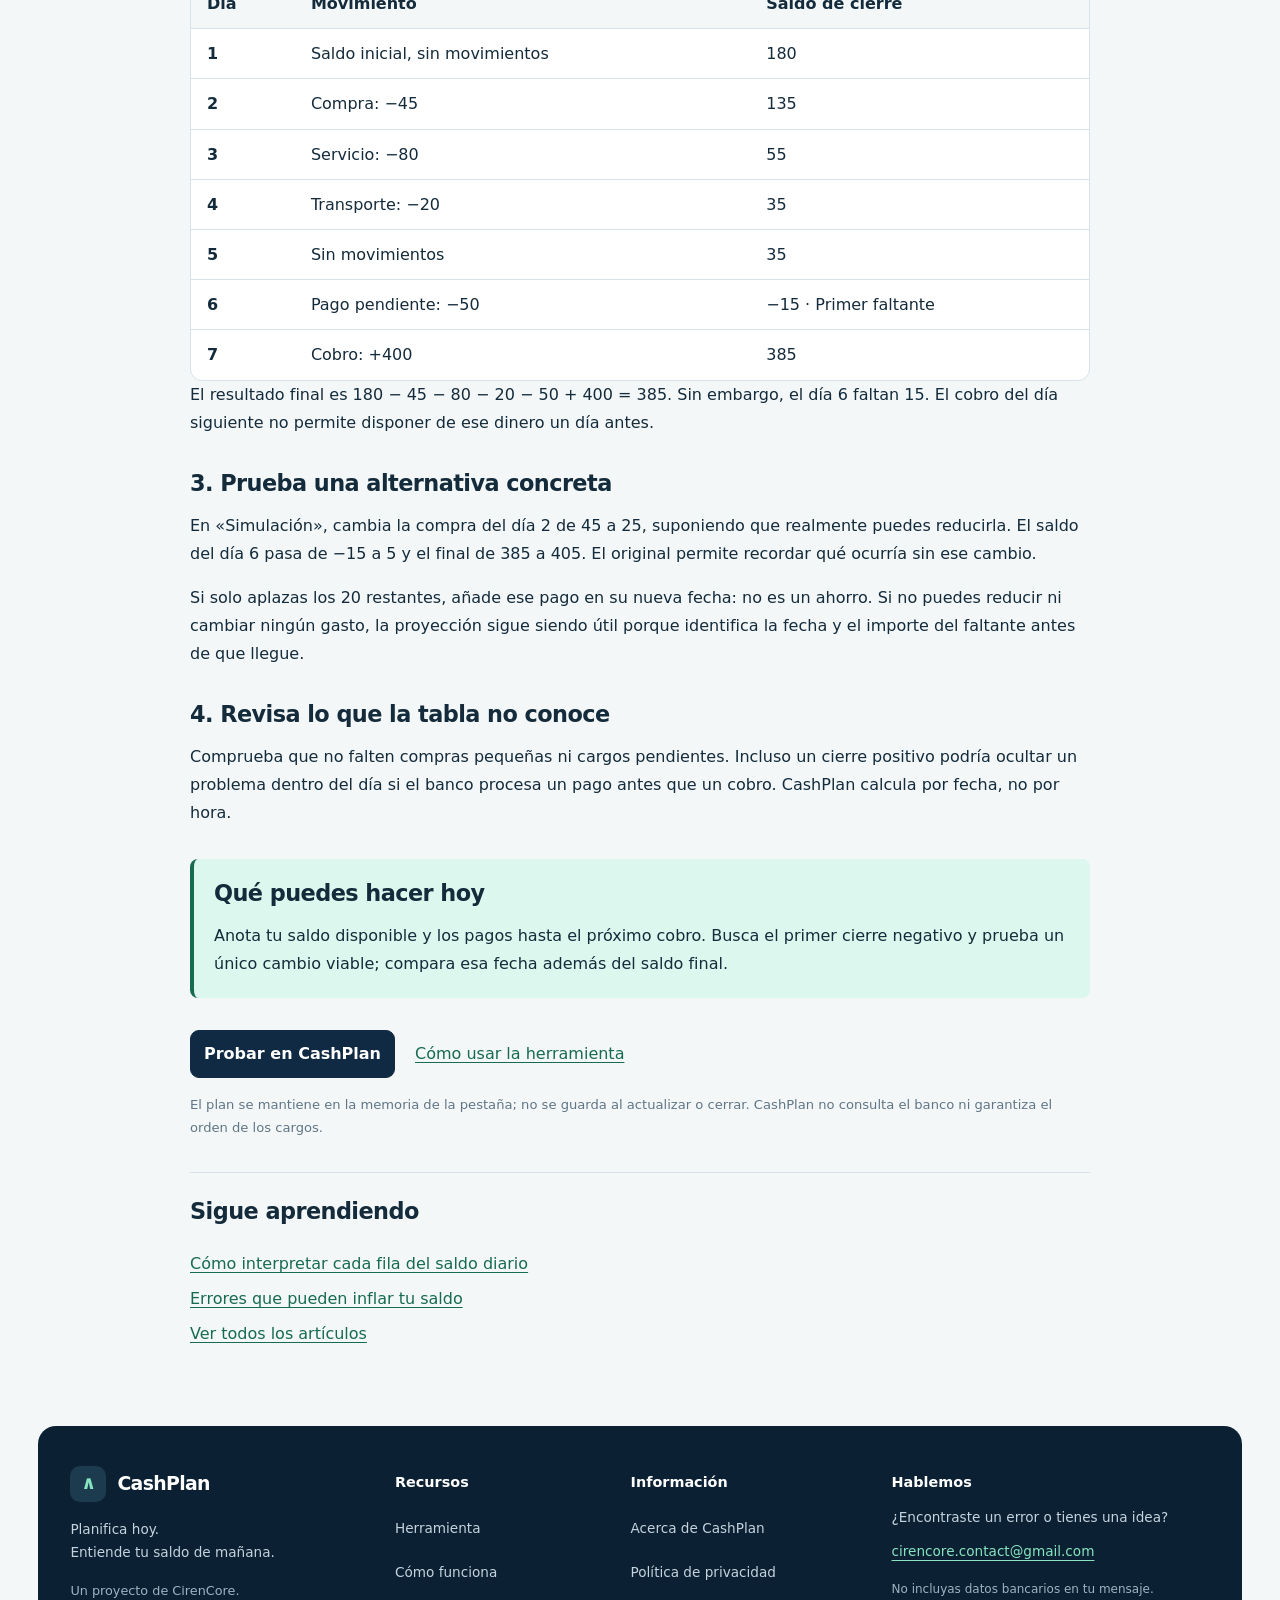
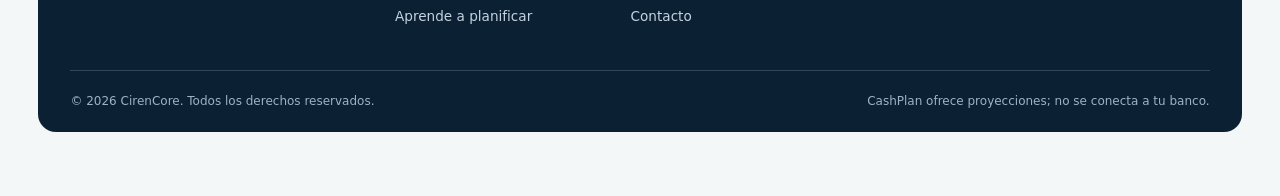
<file: dinero-hasta-proximo-cobro.html>
<!doctype html>
<html lang="es">
<head>
  <meta charset="utf-8">
  <meta name="viewport" content="width=device-width, initial-scale=1">
  <meta name="theme-color" content="#102a43">
  <meta name="description" content="El saldo de hoy y el total de gastos no cuentan toda la historia. Sigue una semana completa para encontrar el día en que el dinero deja de alcanzar.">
  <title>Cómo saber si el dinero te alcanza hasta el próximo cobro · CashPlan</title>
  <link rel="stylesheet" href="styles.css">
</head>
<body>
<a class="skip-link" href="#contenido">Saltar al contenido</a>
<div class="app-shell">
<header class="app-header navbar">
      <a class="brand" href="index.html#workspace" aria-label="CashPlan, ir a la herramienta"><span class="brand-mark" aria-hidden="true">∧</span><span>CashPlan</span></a>
      <button class="nav-toggle" type="button" aria-expanded="false" aria-controls="primary-navigation" hidden><span class="menu-icon" aria-hidden="true">☰</span> <span>Menú</span></button>
      <nav id="primary-navigation" class="site-nav" aria-label="Navegación principal">
        <a href="index.html#workspace">Herramienta</a><a href="como-funciona.html">Cómo funciona</a><a href="guias.html" aria-current="true">Aprende a planificar</a><a href="acerca.html">Acerca de</a><a href="contacto.html">Contacto</a>
      </nav>
    </header>
<main id="contenido" class="content-page article-page">
<nav class="breadcrumbs" aria-label="Ruta de navegación"><a href="guias.html">Aprende a planificar</a><span aria-hidden="true">/</span><span>Saldo disponible</span></nav>
<article><header class="article-header"><p class="eyebrow">Saldo disponible</p><h1>Cómo saber si el dinero te alcanza hasta el próximo cobro</h1><p class="content-lead">El saldo de hoy y el total de gastos no cuentan toda la historia. Sigue una semana completa para encontrar el día en que el dinero deja de alcanzar.</p><p class="article-meta">Por <a href="acerca.html">CirenCore</a> · <time datetime="2026-09-24">24 de septiembre de 2026</time></p></header>
<figure class="article-cover"><img src="assets/blog/dinero-hasta-proximo-cobro.png" alt="Billetera, monedas y calendario hasta el próximo cobro." width="1536" height="1024" fetchpriority="high" decoding="async"></figure>
<p class="example-label">Ejemplo educativo con importes ficticios en una misma moneda. El día 1 representa hoy.</p>

<section><h2>1. Separa lo disponible de lo que esperas recibir</h2><p>Lucía tiene 180 disponibles hoy y espera cobrar 400 el día 7. Esos 400 todavía no forman parte del saldo inicial: son un movimiento futuro. Al revisar la semana encuentra una compra de 45, un servicio de 80, transporte de 20 y otro pago de 50.</p><p>Para repetir el ejercicio, elige una fecha final que incluya el cobro y registra cada pago pendiente. Si el saldo que consultaste ya refleja una compra, no la restes otra vez.</p></section>
<section><h2>2. Calcula el cierre de cada día</h2><p>Parte del cierre anterior, suma los cobros de esa fecha y resta sus pagos. Los días sin movimientos conservan el saldo anterior.</p><div class="table-scroll" role="region" aria-label="Una semana antes de cobrar" tabindex="0"><table><caption>Una semana antes de cobrar</caption><thead><tr><th scope="col">Día</th><th scope="col">Movimiento</th><th scope="col">Saldo de cierre</th></tr></thead><tbody><tr><th scope="row">1</th><td>Saldo inicial, sin movimientos</td><td>180</td></tr><tr><th scope="row">2</th><td>Compra: −45</td><td>135</td></tr><tr><th scope="row">3</th><td>Servicio: −80</td><td>55</td></tr><tr><th scope="row">4</th><td>Transporte: −20</td><td>35</td></tr><tr><th scope="row">5</th><td>Sin movimientos</td><td>35</td></tr><tr><th scope="row">6</th><td>Pago pendiente: −50</td><td>−15 · Primer faltante</td></tr><tr><th scope="row">7</th><td>Cobro: +400</td><td>385</td></tr></tbody></table></div><p>El resultado final es 180 − 45 − 80 − 20 − 50 + 400 = 385. Sin embargo, el día 6 faltan 15. El cobro del día siguiente no permite disponer de ese dinero un día antes.</p></section>
<section><h2>3. Prueba una alternativa concreta</h2><p>En «Simulación», cambia la compra del día 2 de 45 a 25, suponiendo que realmente puedes reducirla. El saldo del día 6 pasa de −15 a 5 y el final de 385 a 405. El original permite recordar qué ocurría sin ese cambio.</p><p>Si solo aplazas los 20 restantes, añade ese pago en su nueva fecha: no es un ahorro. Si no puedes reducir ni cambiar ningún gasto, la proyección sigue siendo útil porque identifica la fecha y el importe del faltante antes de que llegue.</p></section>
<section><h2>4. Revisa lo que la tabla no conoce</h2><p>Comprueba que no falten compras pequeñas ni cargos pendientes. Incluso un cierre positivo podría ocultar un problema dentro del día si el banco procesa un pago antes que un cobro. CashPlan calcula por fecha, no por hora.</p></section>
<section class="content-note"><h2>Qué puedes hacer hoy</h2><p>Anota tu saldo disponible y los pagos hasta el próximo cobro. Busca el primer cierre negativo y prueba un único cambio viable; compara esa fecha además del saldo final.</p></section>
<p class="content-actions"><a class="button button-primary" href="index.html#workspace">Probar en CashPlan</a><a href="como-funciona.html">Cómo usar la herramienta</a></p>
<p class="small-muted">El plan se mantiene en la memoria de la pestaña; no se guarda al actualizar o cerrar. CashPlan no consulta el banco ni garantiza el orden de los cargos.</p>
<nav class="article-related" aria-label="Lecturas relacionadas"><h2>Sigue aprendiendo</h2><a href="saldo-diario.html">Cómo interpretar cada fila del saldo diario</a><a href="errores-dinero-disponible.html">Errores que pueden inflar tu saldo</a><a href="guias.html">Ver todos los artículos</a></nav></article></main>
<footer class="site-footer">
      <div class="footer-grid">
        <div class="footer-about"><a class="brand" href="index.html#workspace" aria-label="CashPlan, ir a la herramienta"><span class="brand-mark" aria-hidden="true">∧</span><span>CashPlan</span></a><p>Planifica hoy.<br>Entiende tu saldo de mañana.</p><p class="footer-project">Un proyecto de CirenCore.</p></div>
        <nav class="footer-links" aria-label="Recursos"><h2>Recursos</h2><a href="index.html#workspace">Herramienta</a><a href="como-funciona.html">Cómo funciona</a><a href="guias.html" aria-current="true">Aprende a planificar</a></nav>
        <nav class="footer-links" aria-label="Información"><h2>Información</h2><a href="acerca.html">Acerca de CashPlan</a><a href="privacidad.html">Política de privacidad</a><a href="contacto.html">Contacto</a></nav>
        <div class="footer-contact"><h2>Hablemos</h2><p>¿Encontraste un error o tienes una idea?</p><a href="mailto:cirencore.contact@gmail.com">cirencore.contact@gmail.com</a><p>No incluyas datos bancarios en tu mensaje.</p></div>
      </div>
      <div class="footer-bottom"><p>© 2026 CirenCore. Todos los derechos reservados.</p><p>CashPlan ofrece proyecciones; no se conecta a tu banco.</p></div>
    </footer>
</div>
  <script src="navigation.js"></script>
</body>
</html>
</file>
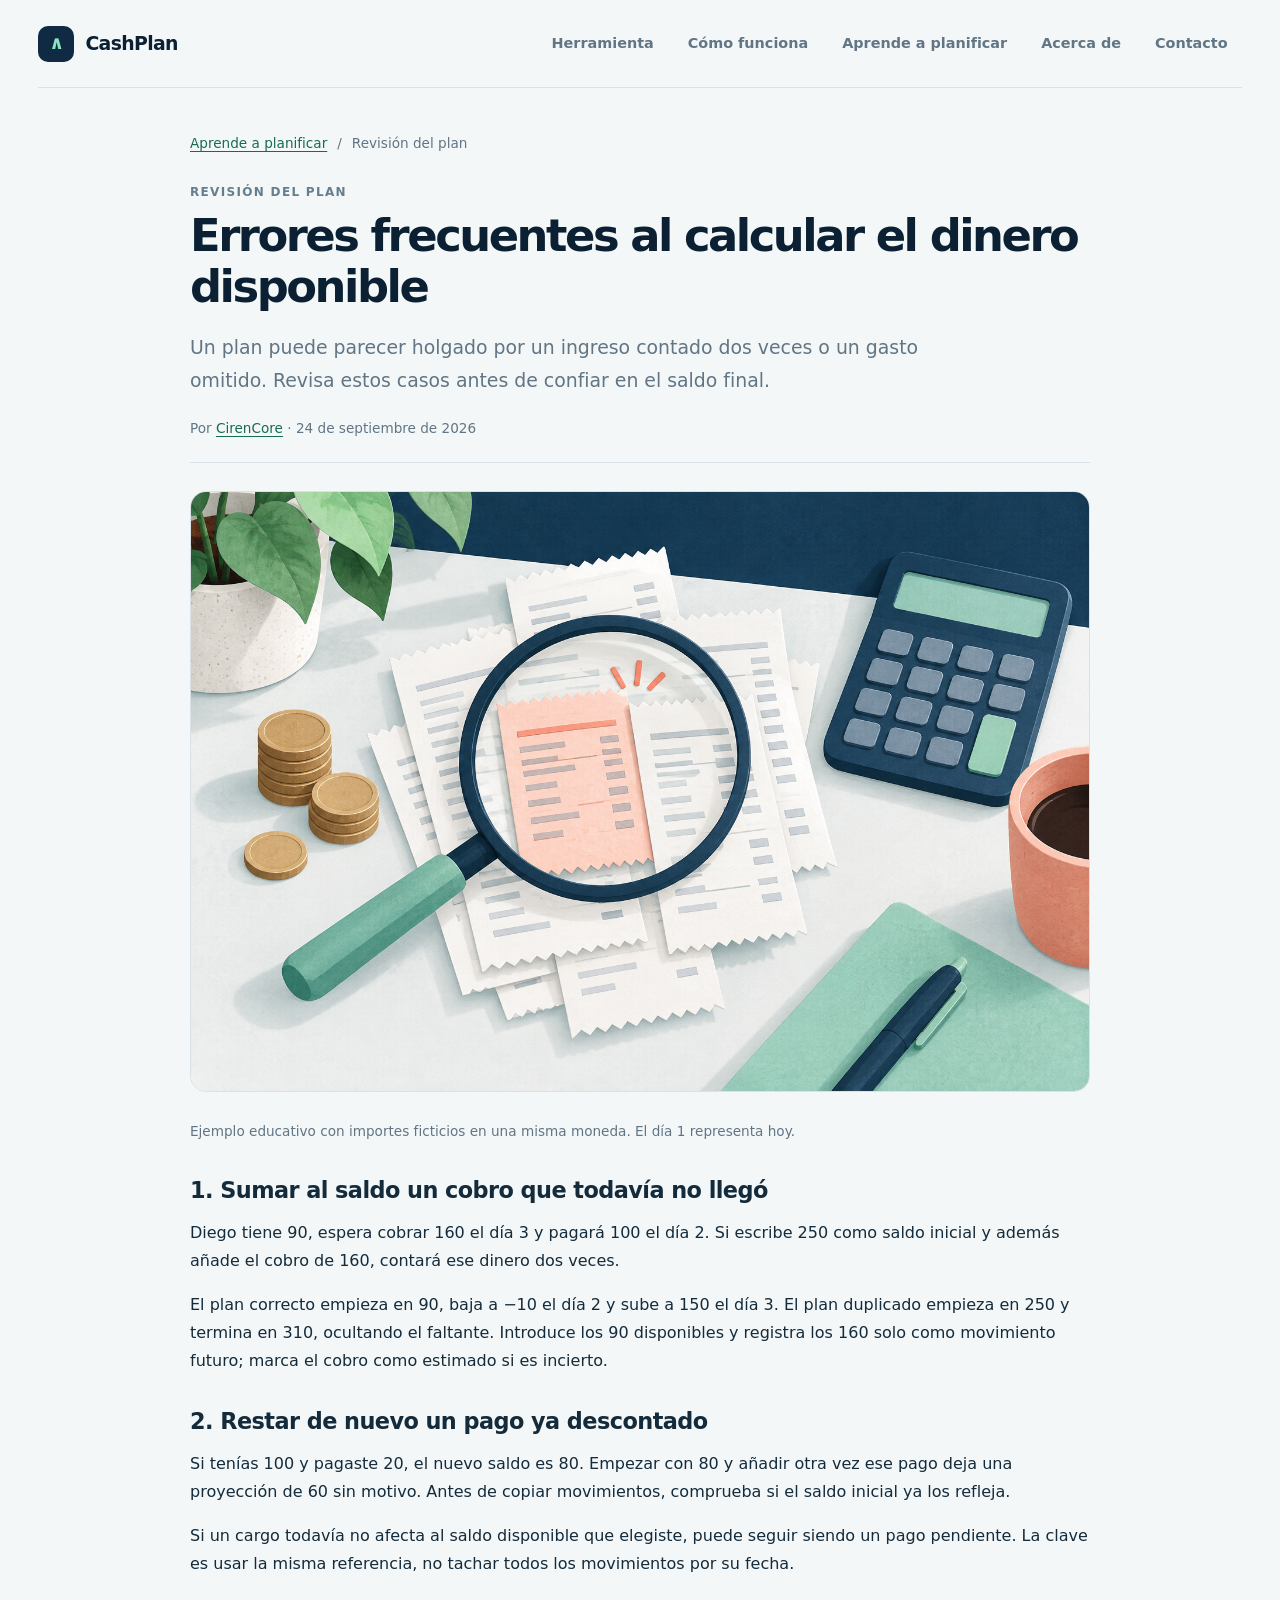
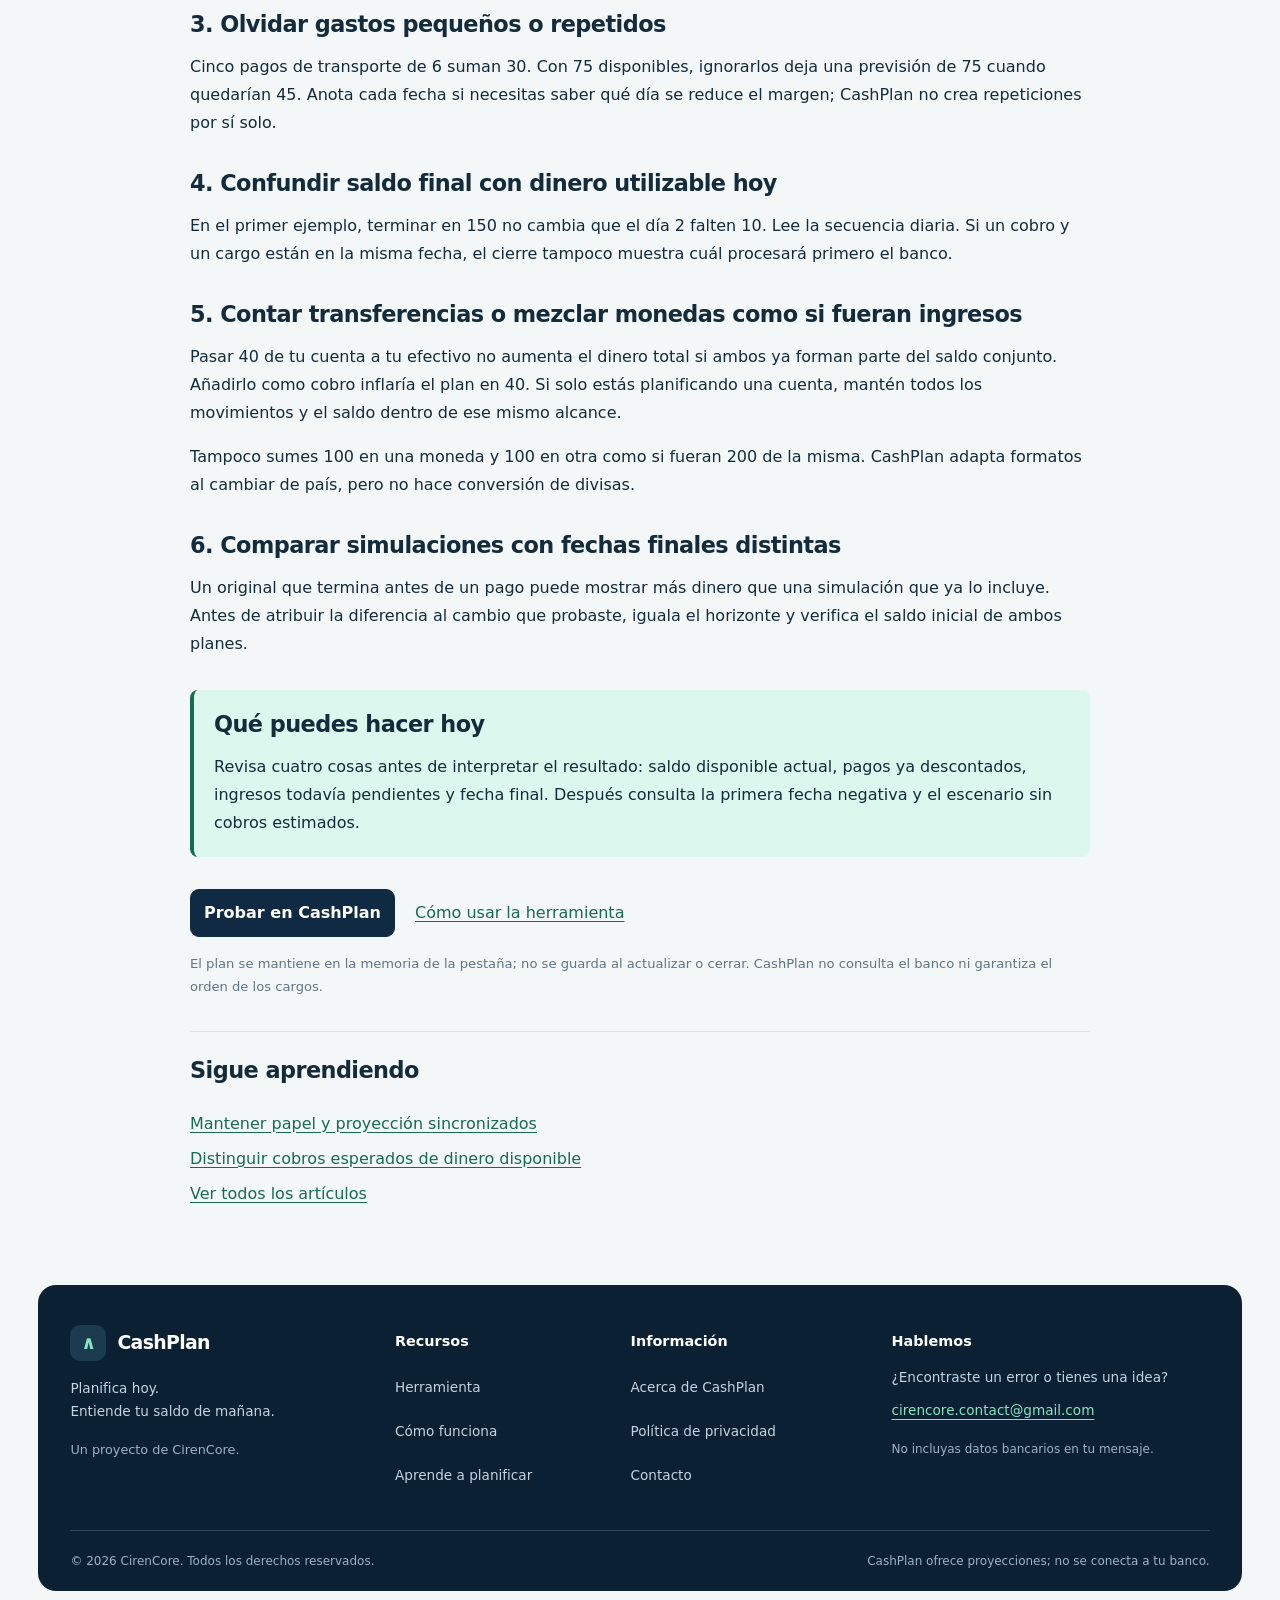
<file: errores-dinero-disponible.html>
<!doctype html>
<html lang="es">
<head>
  <meta charset="utf-8">
  <meta name="viewport" content="width=device-width, initial-scale=1">
  <meta name="theme-color" content="#102a43">
  <meta name="description" content="Un plan puede parecer holgado por un ingreso contado dos veces o un gasto omitido. Revisa estos casos antes de confiar en el saldo final.">
  <title>Errores frecuentes al calcular el dinero disponible · CashPlan</title>
  <link rel="stylesheet" href="styles.css">
</head>
<body>
<a class="skip-link" href="#contenido">Saltar al contenido</a>
<div class="app-shell">
<header class="app-header navbar">
      <a class="brand" href="index.html#workspace" aria-label="CashPlan, ir a la herramienta"><span class="brand-mark" aria-hidden="true">∧</span><span>CashPlan</span></a>
      <button class="nav-toggle" type="button" aria-expanded="false" aria-controls="primary-navigation" hidden><span class="menu-icon" aria-hidden="true">☰</span> <span>Menú</span></button>
      <nav id="primary-navigation" class="site-nav" aria-label="Navegación principal">
        <a href="index.html#workspace">Herramienta</a><a href="como-funciona.html">Cómo funciona</a><a href="guias.html" aria-current="true">Aprende a planificar</a><a href="acerca.html">Acerca de</a><a href="contacto.html">Contacto</a>
      </nav>
    </header>
<main id="contenido" class="content-page article-page">
<nav class="breadcrumbs" aria-label="Ruta de navegación"><a href="guias.html">Aprende a planificar</a><span aria-hidden="true">/</span><span>Revisión del plan</span></nav>
<article><header class="article-header"><p class="eyebrow">Revisión del plan</p><h1>Errores frecuentes al calcular el dinero disponible</h1><p class="content-lead">Un plan puede parecer holgado por un ingreso contado dos veces o un gasto omitido. Revisa estos casos antes de confiar en el saldo final.</p><p class="article-meta">Por <a href="acerca.html">CirenCore</a> · <time datetime="2026-09-24">24 de septiembre de 2026</time></p></header>
<figure class="article-cover"><img src="assets/blog/errores-dinero-disponible.png" alt="Lupa y calculadora para revisar movimientos duplicados y errores de saldo." width="1536" height="1024" fetchpriority="high" decoding="async"></figure>
<p class="example-label">Ejemplo educativo con importes ficticios en una misma moneda. El día 1 representa hoy.</p>

<section><h2>1. Sumar al saldo un cobro que todavía no llegó</h2><p>Diego tiene 90, espera cobrar 160 el día 3 y pagará 100 el día 2. Si escribe 250 como saldo inicial y además añade el cobro de 160, contará ese dinero dos veces.</p><p>El plan correcto empieza en 90, baja a −10 el día 2 y sube a 150 el día 3. El plan duplicado empieza en 250 y termina en 310, ocultando el faltante. Introduce los 90 disponibles y registra los 160 solo como movimiento futuro; marca el cobro como estimado si es incierto.</p></section>
<section><h2>2. Restar de nuevo un pago ya descontado</h2><p>Si tenías 100 y pagaste 20, el nuevo saldo es 80. Empezar con 80 y añadir otra vez ese pago deja una proyección de 60 sin motivo. Antes de copiar movimientos, comprueba si el saldo inicial ya los refleja.</p><p>Si un cargo todavía no afecta al saldo disponible que elegiste, puede seguir siendo un pago pendiente. La clave es usar la misma referencia, no tachar todos los movimientos por su fecha.</p></section>
<section><h2>3. Olvidar gastos pequeños o repetidos</h2><p>Cinco pagos de transporte de 6 suman 30. Con 75 disponibles, ignorarlos deja una previsión de 75 cuando quedarían 45. Anota cada fecha si necesitas saber qué día se reduce el margen; CashPlan no crea repeticiones por sí solo.</p></section>
<section><h2>4. Confundir saldo final con dinero utilizable hoy</h2><p>En el primer ejemplo, terminar en 150 no cambia que el día 2 falten 10. Lee la secuencia diaria. Si un cobro y un cargo están en la misma fecha, el cierre tampoco muestra cuál procesará primero el banco.</p></section>
<section><h2>5. Contar transferencias o mezclar monedas como si fueran ingresos</h2><p>Pasar 40 de tu cuenta a tu efectivo no aumenta el dinero total si ambos ya forman parte del saldo conjunto. Añadirlo como cobro inflaría el plan en 40. Si solo estás planificando una cuenta, mantén todos los movimientos y el saldo dentro de ese mismo alcance.</p><p>Tampoco sumes 100 en una moneda y 100 en otra como si fueran 200 de la misma. CashPlan adapta formatos al cambiar de país, pero no hace conversión de divisas.</p></section>
<section><h2>6. Comparar simulaciones con fechas finales distintas</h2><p>Un original que termina antes de un pago puede mostrar más dinero que una simulación que ya lo incluye. Antes de atribuir la diferencia al cambio que probaste, iguala el horizonte y verifica el saldo inicial de ambos planes.</p></section>
<section class="content-note"><h2>Qué puedes hacer hoy</h2><p>Revisa cuatro cosas antes de interpretar el resultado: saldo disponible actual, pagos ya descontados, ingresos todavía pendientes y fecha final. Después consulta la primera fecha negativa y el escenario sin cobros estimados.</p></section>
<p class="content-actions"><a class="button button-primary" href="index.html#workspace">Probar en CashPlan</a><a href="como-funciona.html">Cómo usar la herramienta</a></p>
<p class="small-muted">El plan se mantiene en la memoria de la pestaña; no se guarda al actualizar o cerrar. CashPlan no consulta el banco ni garantiza el orden de los cargos.</p>
<nav class="article-related" aria-label="Lecturas relacionadas"><h2>Sigue aprendiendo</h2><a href="planificacion-papel-digital.html">Mantener papel y proyección sincronizados</a><a href="cobros-estimados.html">Distinguir cobros esperados de dinero disponible</a><a href="guias.html">Ver todos los artículos</a></nav></article></main>
<footer class="site-footer">
      <div class="footer-grid">
        <div class="footer-about"><a class="brand" href="index.html#workspace" aria-label="CashPlan, ir a la herramienta"><span class="brand-mark" aria-hidden="true">∧</span><span>CashPlan</span></a><p>Planifica hoy.<br>Entiende tu saldo de mañana.</p><p class="footer-project">Un proyecto de CirenCore.</p></div>
        <nav class="footer-links" aria-label="Recursos"><h2>Recursos</h2><a href="index.html#workspace">Herramienta</a><a href="como-funciona.html">Cómo funciona</a><a href="guias.html" aria-current="true">Aprende a planificar</a></nav>
        <nav class="footer-links" aria-label="Información"><h2>Información</h2><a href="acerca.html">Acerca de CashPlan</a><a href="privacidad.html">Política de privacidad</a><a href="contacto.html">Contacto</a></nav>
        <div class="footer-contact"><h2>Hablemos</h2><p>¿Encontraste un error o tienes una idea?</p><a href="mailto:cirencore.contact@gmail.com">cirencore.contact@gmail.com</a><p>No incluyas datos bancarios en tu mensaje.</p></div>
      </div>
      <div class="footer-bottom"><p>© 2026 CirenCore. Todos los derechos reservados.</p><p>CashPlan ofrece proyecciones; no se conecta a tu banco.</p></div>
    </footer>
</div>
  <script src="navigation.js"></script>
</body>
</html>
</file>
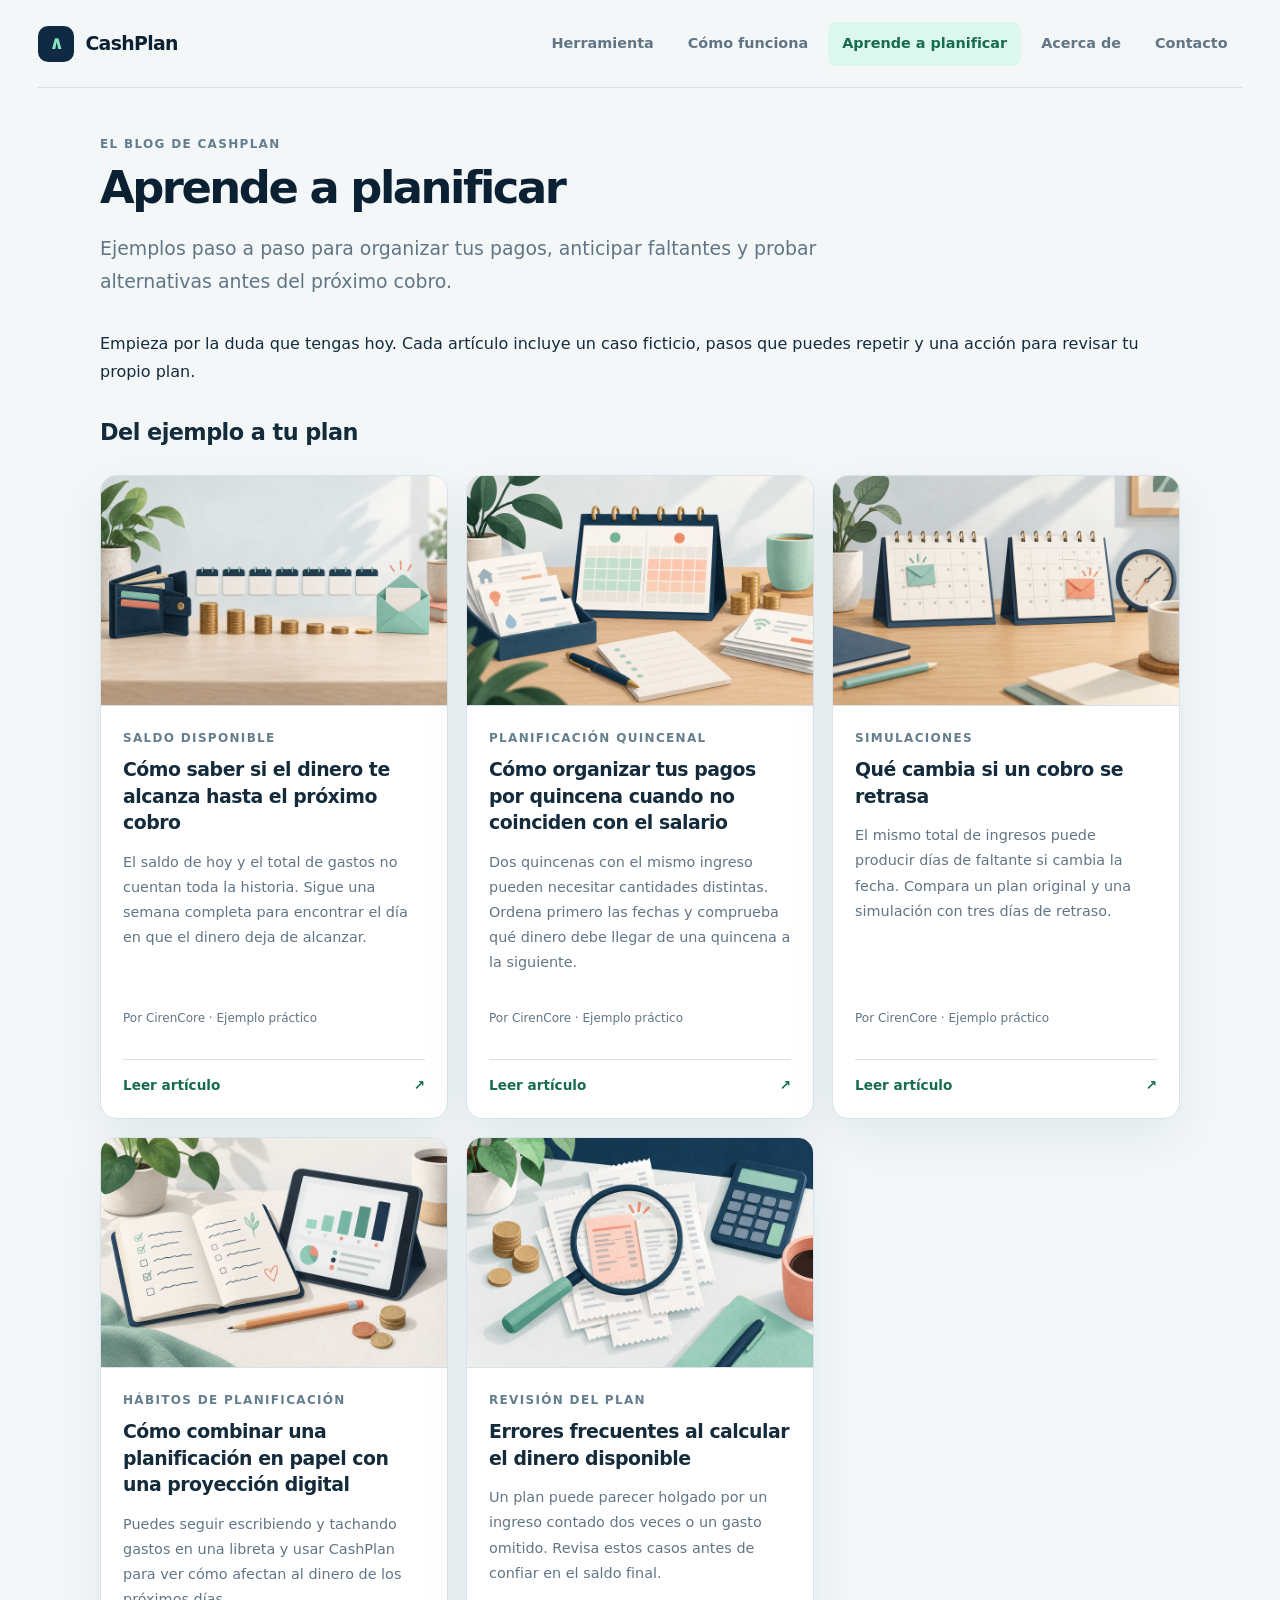
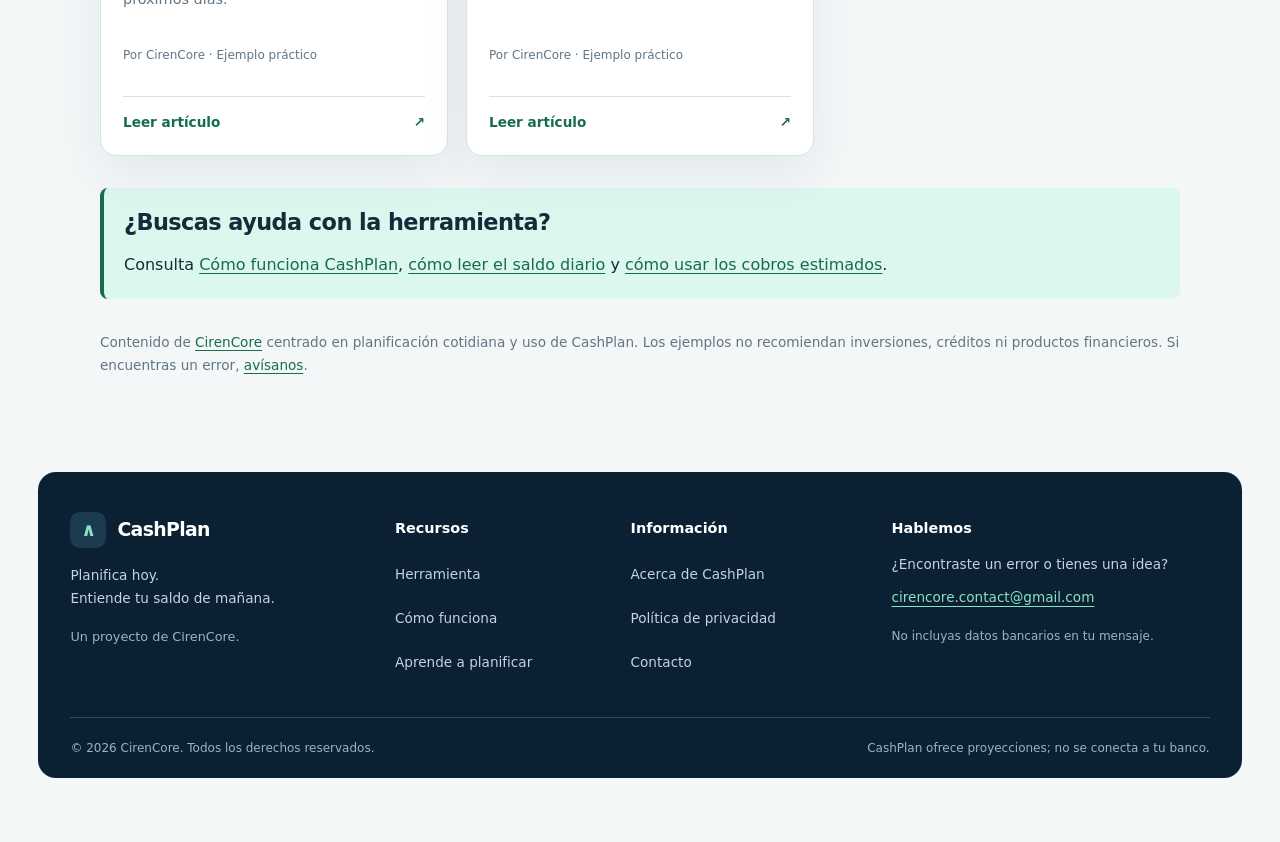
<file: guias.html>
<!doctype html>
<html lang="es">
<head>
  <meta charset="utf-8">
  <meta name="viewport" content="width=device-width, initial-scale=1">
  <meta name="theme-color" content="#102a43">
  <meta name="description" content="Ejemplos paso a paso para organizar tus pagos, anticipar faltantes y probar alternativas antes del próximo cobro.">
  <title>Aprende a planificar · CashPlan</title>
  <link rel="stylesheet" href="styles.css">
</head>
<body>
<a class="skip-link" href="#contenido">Saltar al contenido</a>
<div class="app-shell">
<header class="app-header navbar">
      <a class="brand" href="index.html#workspace" aria-label="CashPlan, ir a la herramienta"><span class="brand-mark" aria-hidden="true">∧</span><span>CashPlan</span></a>
      <button class="nav-toggle" type="button" aria-expanded="false" aria-controls="primary-navigation" hidden><span class="menu-icon" aria-hidden="true">☰</span> <span>Menú</span></button>
      <nav id="primary-navigation" class="site-nav" aria-label="Navegación principal">
        <a href="index.html#workspace">Herramienta</a><a href="como-funciona.html">Cómo funciona</a><a href="guias.html" aria-current="page">Aprende a planificar</a><a href="acerca.html">Acerca de</a><a href="contacto.html">Contacto</a>
      </nav>
    </header>
<main id="contenido" class="content-page learning-page"><p class="eyebrow">El blog de CashPlan</p><h1>Aprende a planificar</h1><p class="content-lead">Ejemplos paso a paso para organizar tus pagos, anticipar faltantes y probar alternativas antes del próximo cobro.</p><p>Empieza por la duda que tengas hoy. Cada artículo incluye un caso ficticio, pasos que puedes repetir y una acción para revisar tu propio plan.</p><section aria-labelledby="articles-heading"><h2 id="articles-heading">Del ejemplo a tu plan</h2><div class="guide-grid learning-grid"><article class="guide-card image-card"><img class="card-image" src="assets/blog/dinero-hasta-proximo-cobro.png" alt="Billetera, monedas y calendario hasta el próximo cobro." width="1536" height="1024" loading="eager" decoding="async"><div class="card-body"><p class="section-kicker">Saldo disponible</p><h2><a class="card-title-link" href="dinero-hasta-proximo-cobro.html">Cómo saber si el dinero te alcanza hasta el próximo cobro<span class="card-hit-area" aria-hidden="true"></span></a></h2><p>El saldo de hoy y el total de gastos no cuentan toda la historia. Sigue una semana completa para encontrar el día en que el dinero deja de alcanzar.</p><p class="article-meta">Por CirenCore · Ejemplo práctico</p><span class="card-read-more" aria-hidden="true">Leer artículo <span>↗</span></span></div></article><article class="guide-card image-card"><img class="card-image" src="assets/blog/planificacion-quincenal.png" alt="Calendario y pagos organizados para planificar la quincena." width="1536" height="1024" loading="lazy" decoding="async"><div class="card-body"><p class="section-kicker">Planificación quincenal</p><h2><a class="card-title-link" href="planificacion-quincenal.html">Cómo organizar tus pagos por quincena cuando no coinciden con el salario<span class="card-hit-area" aria-hidden="true"></span></a></h2><p>Dos quincenas con el mismo ingreso pueden necesitar cantidades distintas. Ordena primero las fechas y comprueba qué dinero debe llegar de una quincena a la siguiente.</p><p class="article-meta">Por CirenCore · Ejemplo práctico</p><span class="card-read-more" aria-hidden="true">Leer artículo <span>↗</span></span></div></article><article class="guide-card image-card"><img class="card-image" src="assets/blog/cobro-retrasado.png" alt="Dos calendarios comparan la llegada de un cobro en fechas distintas." width="1536" height="1024" loading="lazy" decoding="async"><div class="card-body"><p class="section-kicker">Simulaciones</p><h2><a class="card-title-link" href="cobro-retrasado.html">Qué cambia si un cobro se retrasa<span class="card-hit-area" aria-hidden="true"></span></a></h2><p>El mismo total de ingresos puede producir días de faltante si cambia la fecha. Compara un plan original y una simulación con tres días de retraso.</p><p class="article-meta">Por CirenCore · Ejemplo práctico</p><span class="card-read-more" aria-hidden="true">Leer artículo <span>↗</span></span></div></article><article class="guide-card image-card"><img class="card-image" src="assets/blog/planificacion-papel-digital.png" alt="Libreta de gastos junto a una tableta para combinar papel y planificación digital." width="1536" height="1024" loading="lazy" decoding="async"><div class="card-body"><p class="section-kicker">Hábitos de planificación</p><h2><a class="card-title-link" href="planificacion-papel-digital.html">Cómo combinar una planificación en papel con una proyección digital<span class="card-hit-area" aria-hidden="true"></span></a></h2><p>Puedes seguir escribiendo y tachando gastos en una libreta y usar CashPlan para ver cómo afectan al dinero de los próximos días.</p><p class="article-meta">Por CirenCore · Ejemplo práctico</p><span class="card-read-more" aria-hidden="true">Leer artículo <span>↗</span></span></div></article><article class="guide-card image-card"><img class="card-image" src="assets/blog/errores-dinero-disponible.png" alt="Lupa y calculadora para revisar movimientos duplicados y errores de saldo." width="1536" height="1024" loading="lazy" decoding="async"><div class="card-body"><p class="section-kicker">Revisión del plan</p><h2><a class="card-title-link" href="errores-dinero-disponible.html">Errores frecuentes al calcular el dinero disponible<span class="card-hit-area" aria-hidden="true"></span></a></h2><p>Un plan puede parecer holgado por un ingreso contado dos veces o un gasto omitido. Revisa estos casos antes de confiar en el saldo final.</p><p class="article-meta">Por CirenCore · Ejemplo práctico</p><span class="card-read-more" aria-hidden="true">Leer artículo <span>↗</span></span></div></article></div></section><section class="content-note" aria-labelledby="reference-heading"><h2 id="reference-heading">¿Buscas ayuda con la herramienta?</h2><p>Consulta <a href="como-funciona.html">Cómo funciona CashPlan</a>, <a href="saldo-diario.html">cómo leer el saldo diario</a> y <a href="cobros-estimados.html">cómo usar los cobros estimados</a>.</p></section><p class="editorial-note">Contenido de <a href="acerca.html">CirenCore</a> centrado en planificación cotidiana y uso de CashPlan. Los ejemplos no recomiendan inversiones, créditos ni productos financieros. Si encuentras un error, <a href="contacto.html">avísanos</a>.</p></main>
<footer class="site-footer">
      <div class="footer-grid">
        <div class="footer-about"><a class="brand" href="index.html#workspace" aria-label="CashPlan, ir a la herramienta"><span class="brand-mark" aria-hidden="true">∧</span><span>CashPlan</span></a><p>Planifica hoy.<br>Entiende tu saldo de mañana.</p><p class="footer-project">Un proyecto de CirenCore.</p></div>
        <nav class="footer-links" aria-label="Recursos"><h2>Recursos</h2><a href="index.html#workspace">Herramienta</a><a href="como-funciona.html">Cómo funciona</a><a href="guias.html" aria-current="page">Aprende a planificar</a></nav>
        <nav class="footer-links" aria-label="Información"><h2>Información</h2><a href="acerca.html">Acerca de CashPlan</a><a href="privacidad.html">Política de privacidad</a><a href="contacto.html">Contacto</a></nav>
        <div class="footer-contact"><h2>Hablemos</h2><p>¿Encontraste un error o tienes una idea?</p><a href="mailto:cirencore.contact@gmail.com">cirencore.contact@gmail.com</a><p>No incluyas datos bancarios en tu mensaje.</p></div>
      </div>
      <div class="footer-bottom"><p>© 2026 CirenCore. Todos los derechos reservados.</p><p>CashPlan ofrece proyecciones; no se conecta a tu banco.</p></div>
    </footer>
</div>
  <script src="navigation.js"></script>
</body>
</html>
</file>
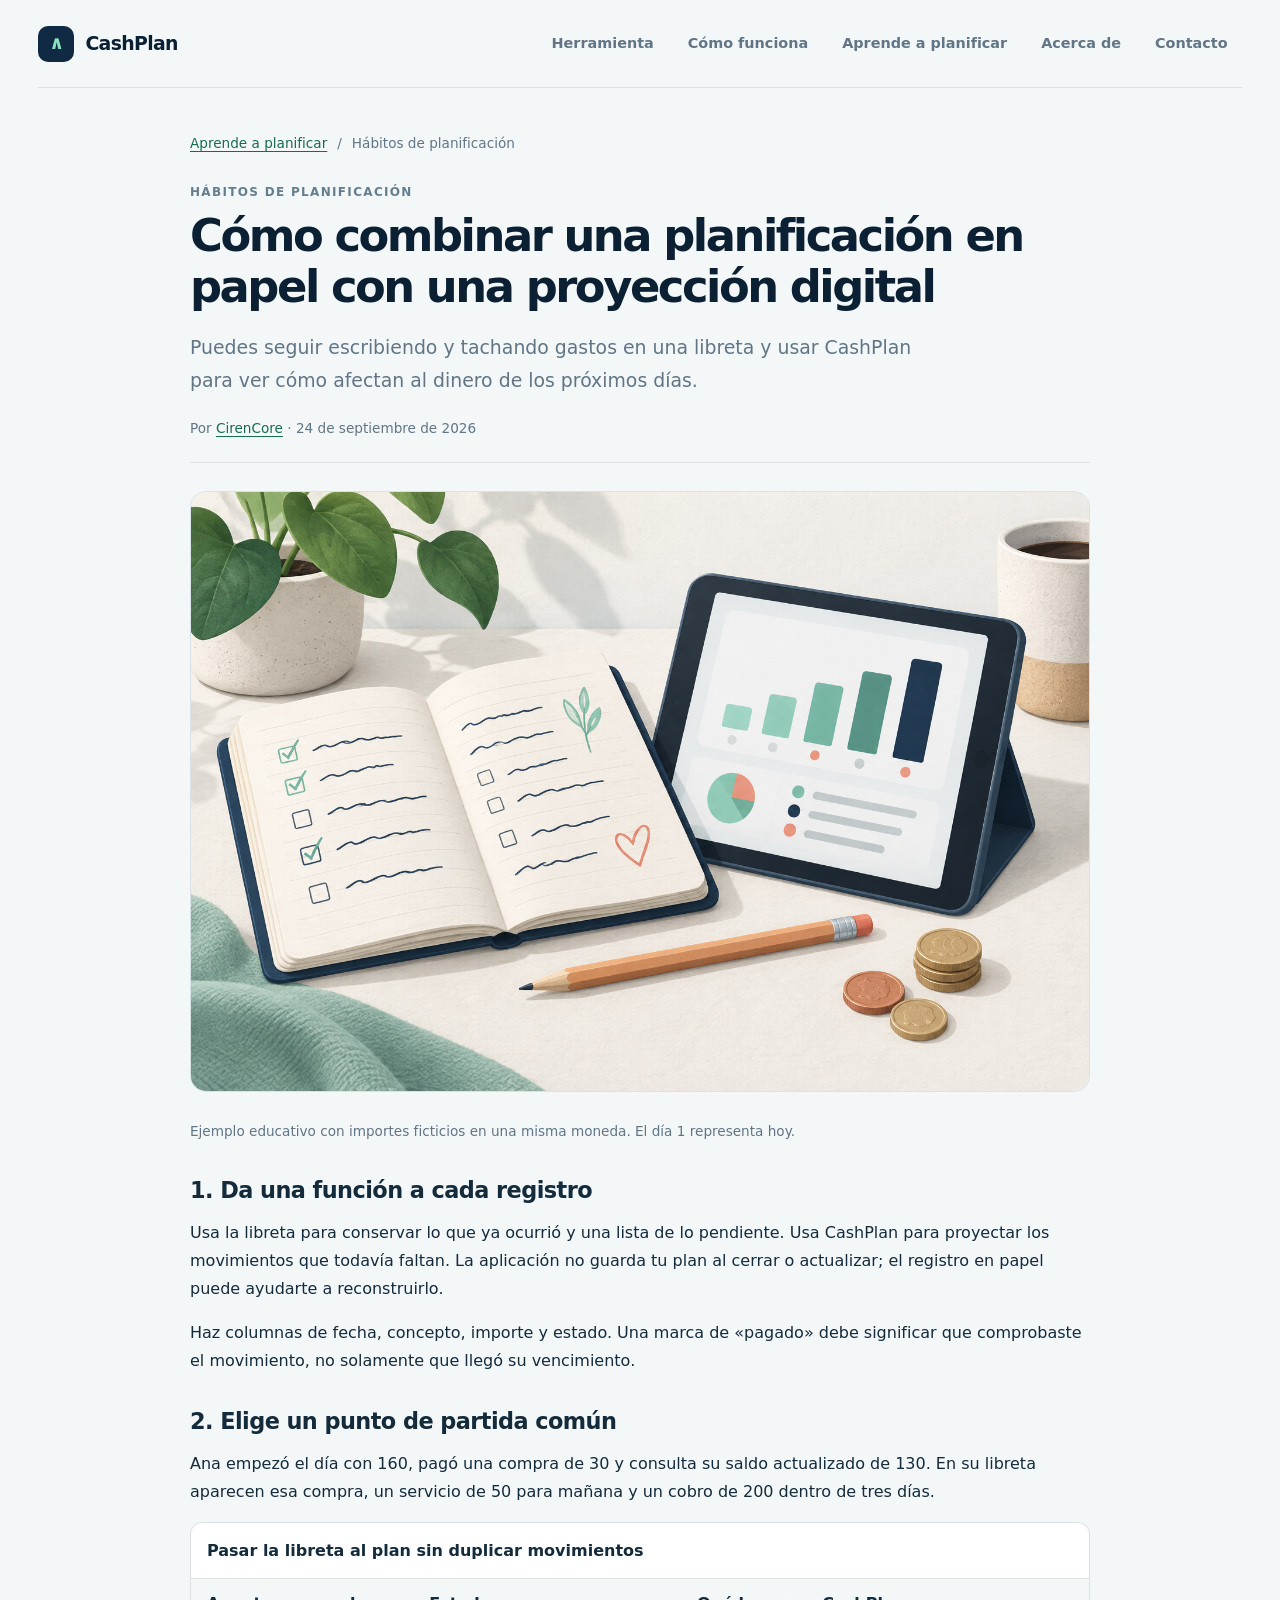
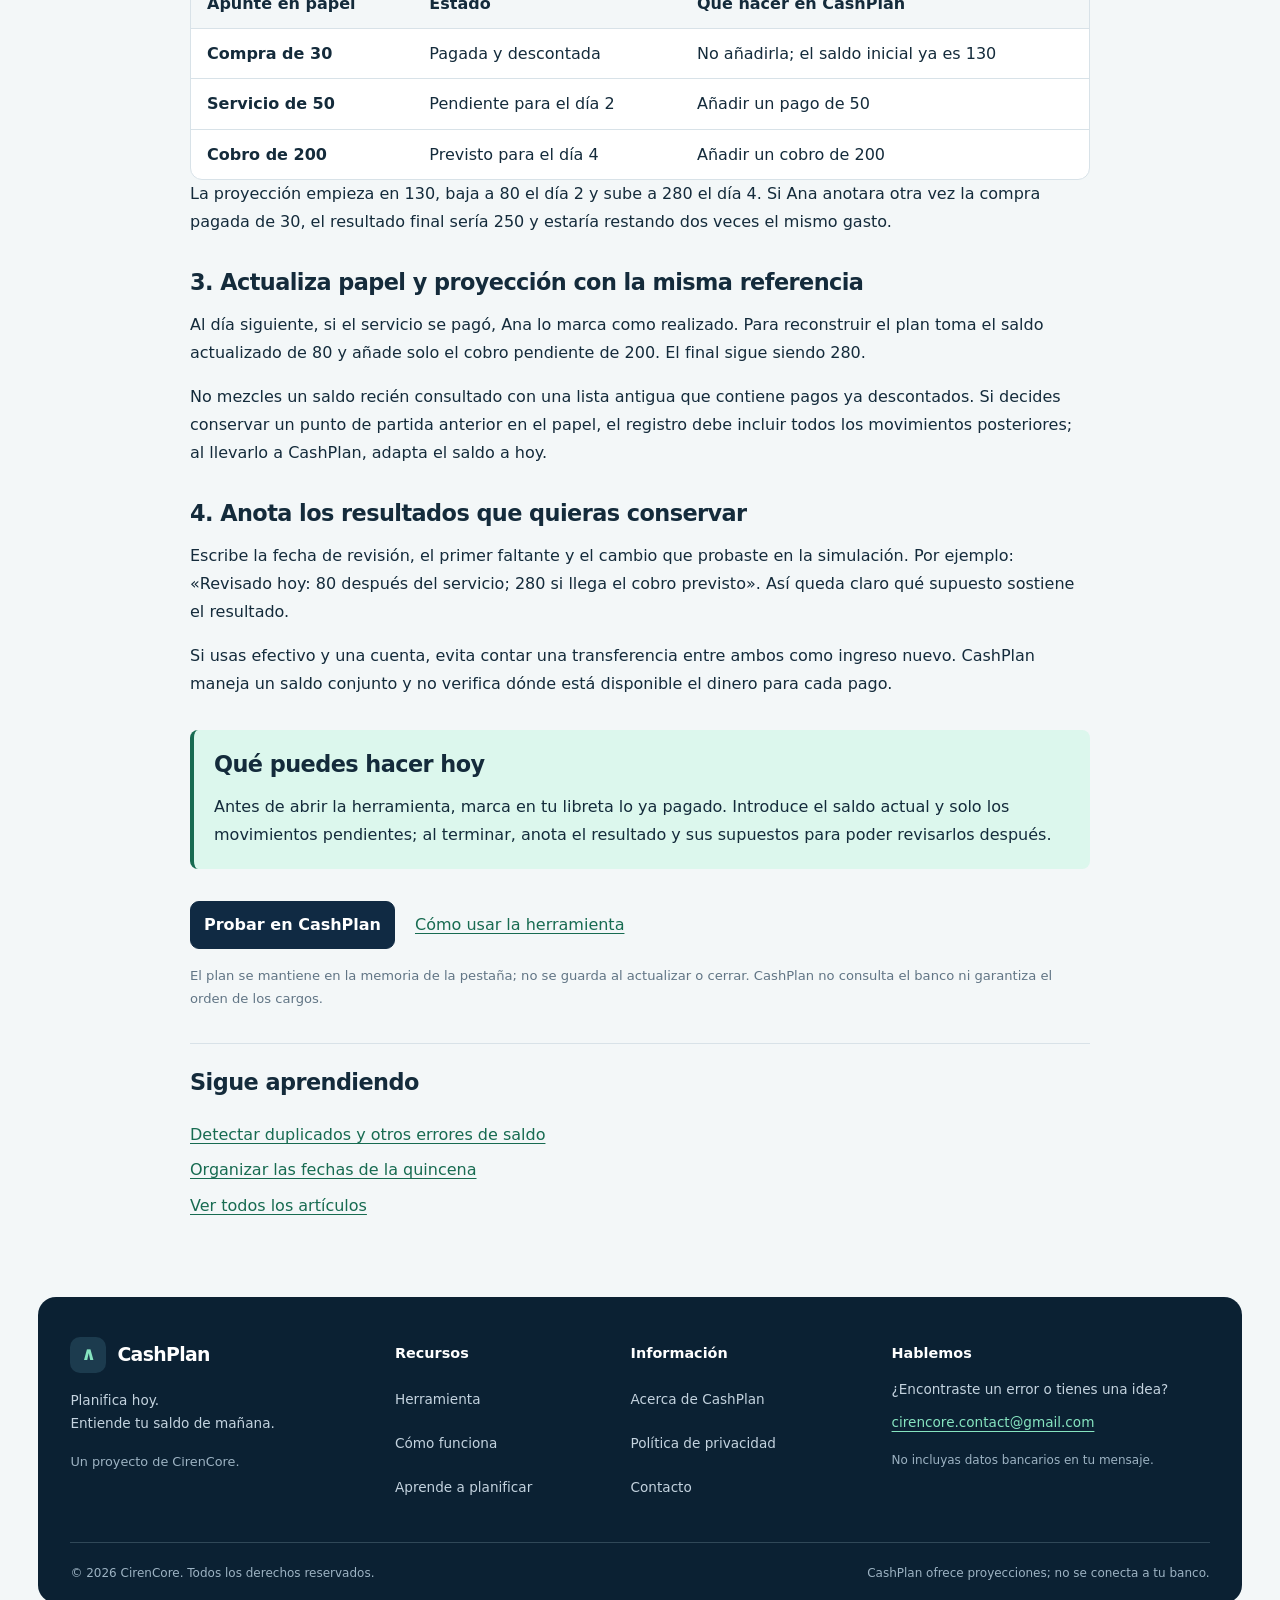
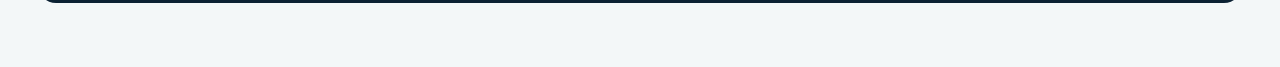
<file: planificacion-papel-digital.html>
<!doctype html>
<html lang="es">
<head>
  <meta charset="utf-8">
  <meta name="viewport" content="width=device-width, initial-scale=1">
  <meta name="theme-color" content="#102a43">
  <meta name="description" content="Puedes seguir escribiendo y tachando gastos en una libreta y usar CashPlan para ver cómo afectan al dinero de los próximos días.">
  <title>Cómo combinar una planificación en papel con una proyección digital · CashPlan</title>
  <link rel="stylesheet" href="styles.css">
</head>
<body>
<a class="skip-link" href="#contenido">Saltar al contenido</a>
<div class="app-shell">
<header class="app-header navbar">
      <a class="brand" href="index.html#workspace" aria-label="CashPlan, ir a la herramienta"><span class="brand-mark" aria-hidden="true">∧</span><span>CashPlan</span></a>
      <button class="nav-toggle" type="button" aria-expanded="false" aria-controls="primary-navigation" hidden><span class="menu-icon" aria-hidden="true">☰</span> <span>Menú</span></button>
      <nav id="primary-navigation" class="site-nav" aria-label="Navegación principal">
        <a href="index.html#workspace">Herramienta</a><a href="como-funciona.html">Cómo funciona</a><a href="guias.html" aria-current="true">Aprende a planificar</a><a href="acerca.html">Acerca de</a><a href="contacto.html">Contacto</a>
      </nav>
    </header>
<main id="contenido" class="content-page article-page">
<nav class="breadcrumbs" aria-label="Ruta de navegación"><a href="guias.html">Aprende a planificar</a><span aria-hidden="true">/</span><span>Hábitos de planificación</span></nav>
<article><header class="article-header"><p class="eyebrow">Hábitos de planificación</p><h1>Cómo combinar una planificación en papel con una proyección digital</h1><p class="content-lead">Puedes seguir escribiendo y tachando gastos en una libreta y usar CashPlan para ver cómo afectan al dinero de los próximos días.</p><p class="article-meta">Por <a href="acerca.html">CirenCore</a> · <time datetime="2026-09-24">24 de septiembre de 2026</time></p></header>
<figure class="article-cover"><img src="assets/blog/planificacion-papel-digital.png" alt="Libreta de gastos junto a una tableta para combinar papel y planificación digital." width="1536" height="1024" fetchpriority="high" decoding="async"></figure>
<p class="example-label">Ejemplo educativo con importes ficticios en una misma moneda. El día 1 representa hoy.</p>

<section><h2>1. Da una función a cada registro</h2><p>Usa la libreta para conservar lo que ya ocurrió y una lista de lo pendiente. Usa CashPlan para proyectar los movimientos que todavía faltan. La aplicación no guarda tu plan al cerrar o actualizar; el registro en papel puede ayudarte a reconstruirlo.</p><p>Haz columnas de fecha, concepto, importe y estado. Una marca de «pagado» debe significar que comprobaste el movimiento, no solamente que llegó su vencimiento.</p></section>
<section><h2>2. Elige un punto de partida común</h2><p>Ana empezó el día con 160, pagó una compra de 30 y consulta su saldo actualizado de 130. En su libreta aparecen esa compra, un servicio de 50 para mañana y un cobro de 200 dentro de tres días.</p><div class="table-scroll" role="region" aria-label="Pasar la libreta al plan sin duplicar movimientos" tabindex="0"><table><caption>Pasar la libreta al plan sin duplicar movimientos</caption><thead><tr><th scope="col">Apunte en papel</th><th scope="col">Estado</th><th scope="col">Qué hacer en CashPlan</th></tr></thead><tbody><tr><th scope="row">Compra de 30</th><td>Pagada y descontada</td><td>No añadirla; el saldo inicial ya es 130</td></tr><tr><th scope="row">Servicio de 50</th><td>Pendiente para el día 2</td><td>Añadir un pago de 50</td></tr><tr><th scope="row">Cobro de 200</th><td>Previsto para el día 4</td><td>Añadir un cobro de 200</td></tr></tbody></table></div><p>La proyección empieza en 130, baja a 80 el día 2 y sube a 280 el día 4. Si Ana anotara otra vez la compra pagada de 30, el resultado final sería 250 y estaría restando dos veces el mismo gasto.</p></section>
<section><h2>3. Actualiza papel y proyección con la misma referencia</h2><p>Al día siguiente, si el servicio se pagó, Ana lo marca como realizado. Para reconstruir el plan toma el saldo actualizado de 80 y añade solo el cobro pendiente de 200. El final sigue siendo 280.</p><p>No mezcles un saldo recién consultado con una lista antigua que contiene pagos ya descontados. Si decides conservar un punto de partida anterior en el papel, el registro debe incluir todos los movimientos posteriores; al llevarlo a CashPlan, adapta el saldo a hoy.</p></section>
<section><h2>4. Anota los resultados que quieras conservar</h2><p>Escribe la fecha de revisión, el primer faltante y el cambio que probaste en la simulación. Por ejemplo: «Revisado hoy: 80 después del servicio; 280 si llega el cobro previsto». Así queda claro qué supuesto sostiene el resultado.</p><p>Si usas efectivo y una cuenta, evita contar una transferencia entre ambos como ingreso nuevo. CashPlan maneja un saldo conjunto y no verifica dónde está disponible el dinero para cada pago.</p></section>
<section class="content-note"><h2>Qué puedes hacer hoy</h2><p>Antes de abrir la herramienta, marca en tu libreta lo ya pagado. Introduce el saldo actual y solo los movimientos pendientes; al terminar, anota el resultado y sus supuestos para poder revisarlos después.</p></section>
<p class="content-actions"><a class="button button-primary" href="index.html#workspace">Probar en CashPlan</a><a href="como-funciona.html">Cómo usar la herramienta</a></p>
<p class="small-muted">El plan se mantiene en la memoria de la pestaña; no se guarda al actualizar o cerrar. CashPlan no consulta el banco ni garantiza el orden de los cargos.</p>
<nav class="article-related" aria-label="Lecturas relacionadas"><h2>Sigue aprendiendo</h2><a href="errores-dinero-disponible.html">Detectar duplicados y otros errores de saldo</a><a href="planificacion-quincenal.html">Organizar las fechas de la quincena</a><a href="guias.html">Ver todos los artículos</a></nav></article></main>
<footer class="site-footer">
      <div class="footer-grid">
        <div class="footer-about"><a class="brand" href="index.html#workspace" aria-label="CashPlan, ir a la herramienta"><span class="brand-mark" aria-hidden="true">∧</span><span>CashPlan</span></a><p>Planifica hoy.<br>Entiende tu saldo de mañana.</p><p class="footer-project">Un proyecto de CirenCore.</p></div>
        <nav class="footer-links" aria-label="Recursos"><h2>Recursos</h2><a href="index.html#workspace">Herramienta</a><a href="como-funciona.html">Cómo funciona</a><a href="guias.html" aria-current="true">Aprende a planificar</a></nav>
        <nav class="footer-links" aria-label="Información"><h2>Información</h2><a href="acerca.html">Acerca de CashPlan</a><a href="privacidad.html">Política de privacidad</a><a href="contacto.html">Contacto</a></nav>
        <div class="footer-contact"><h2>Hablemos</h2><p>¿Encontraste un error o tienes una idea?</p><a href="mailto:cirencore.contact@gmail.com">cirencore.contact@gmail.com</a><p>No incluyas datos bancarios en tu mensaje.</p></div>
      </div>
      <div class="footer-bottom"><p>© 2026 CirenCore. Todos los derechos reservados.</p><p>CashPlan ofrece proyecciones; no se conecta a tu banco.</p></div>
    </footer>
</div>
  <script src="navigation.js"></script>
</body>
</html>
</file>
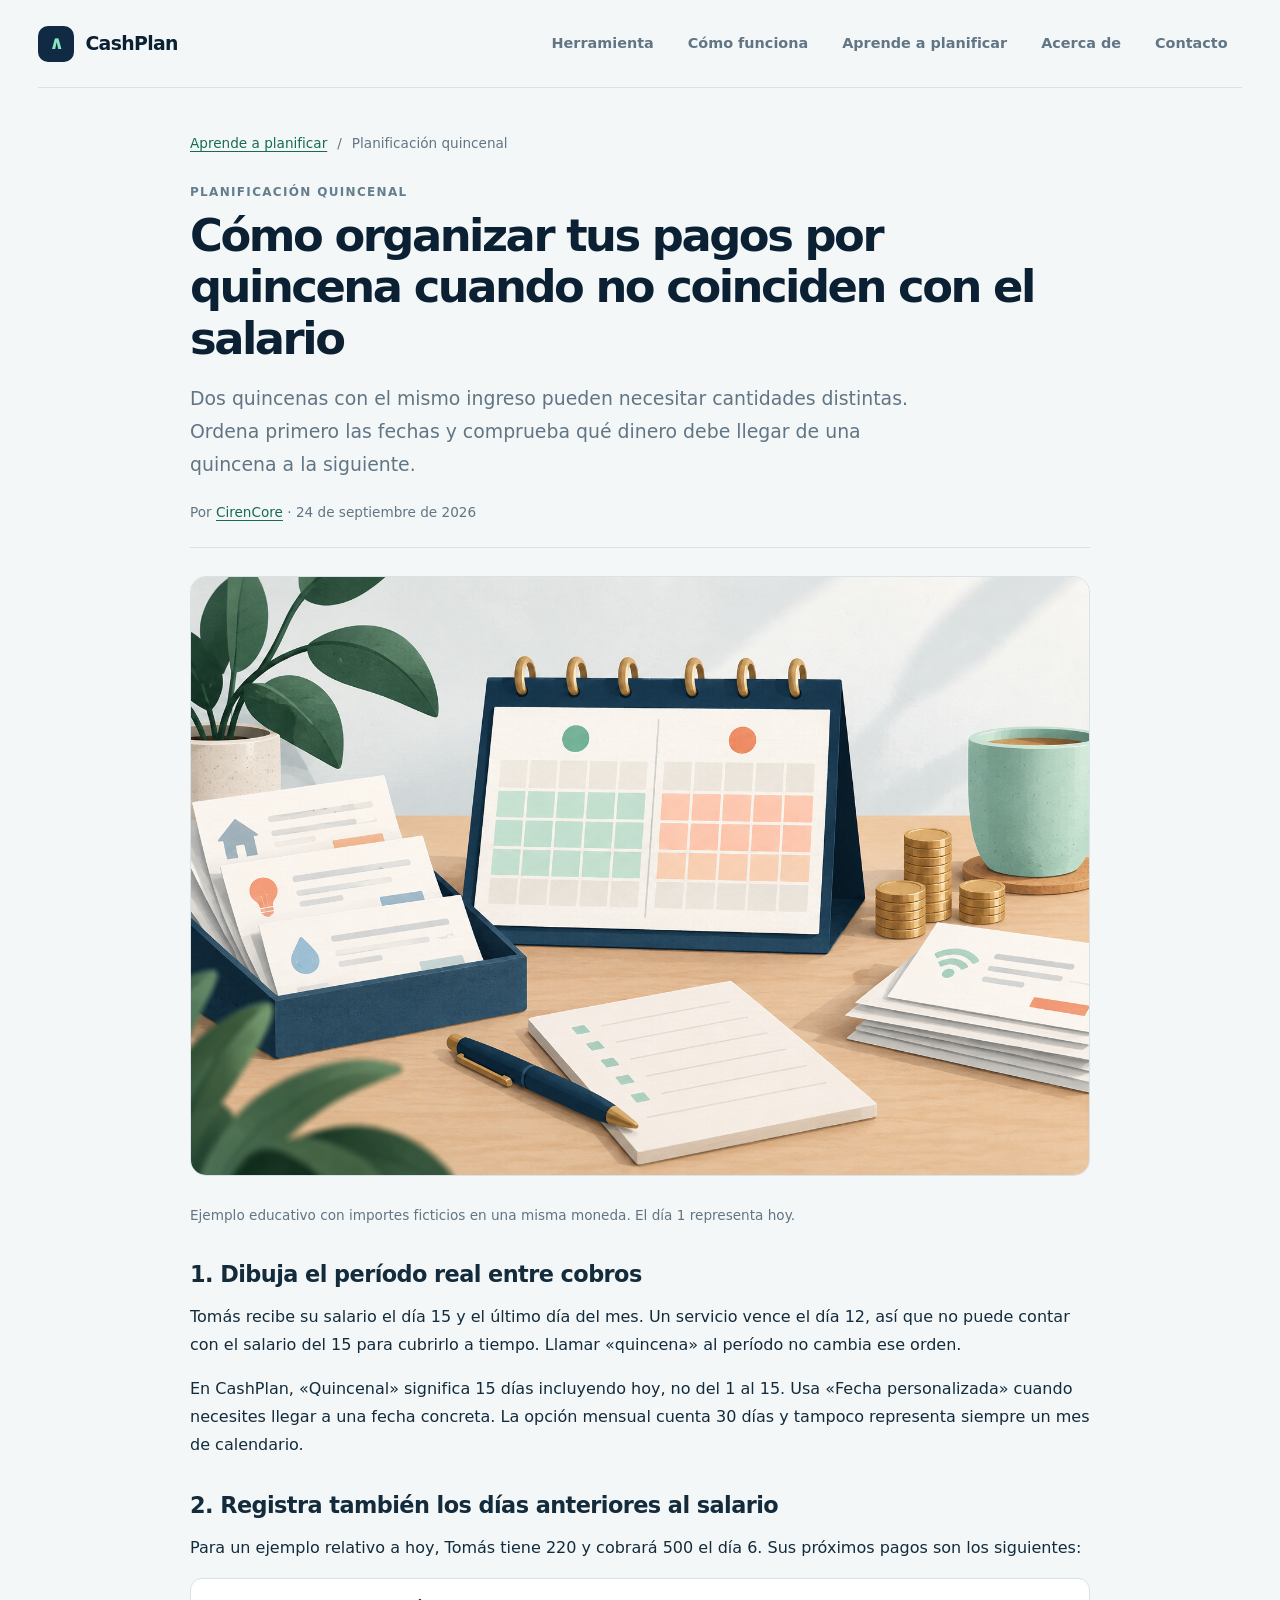
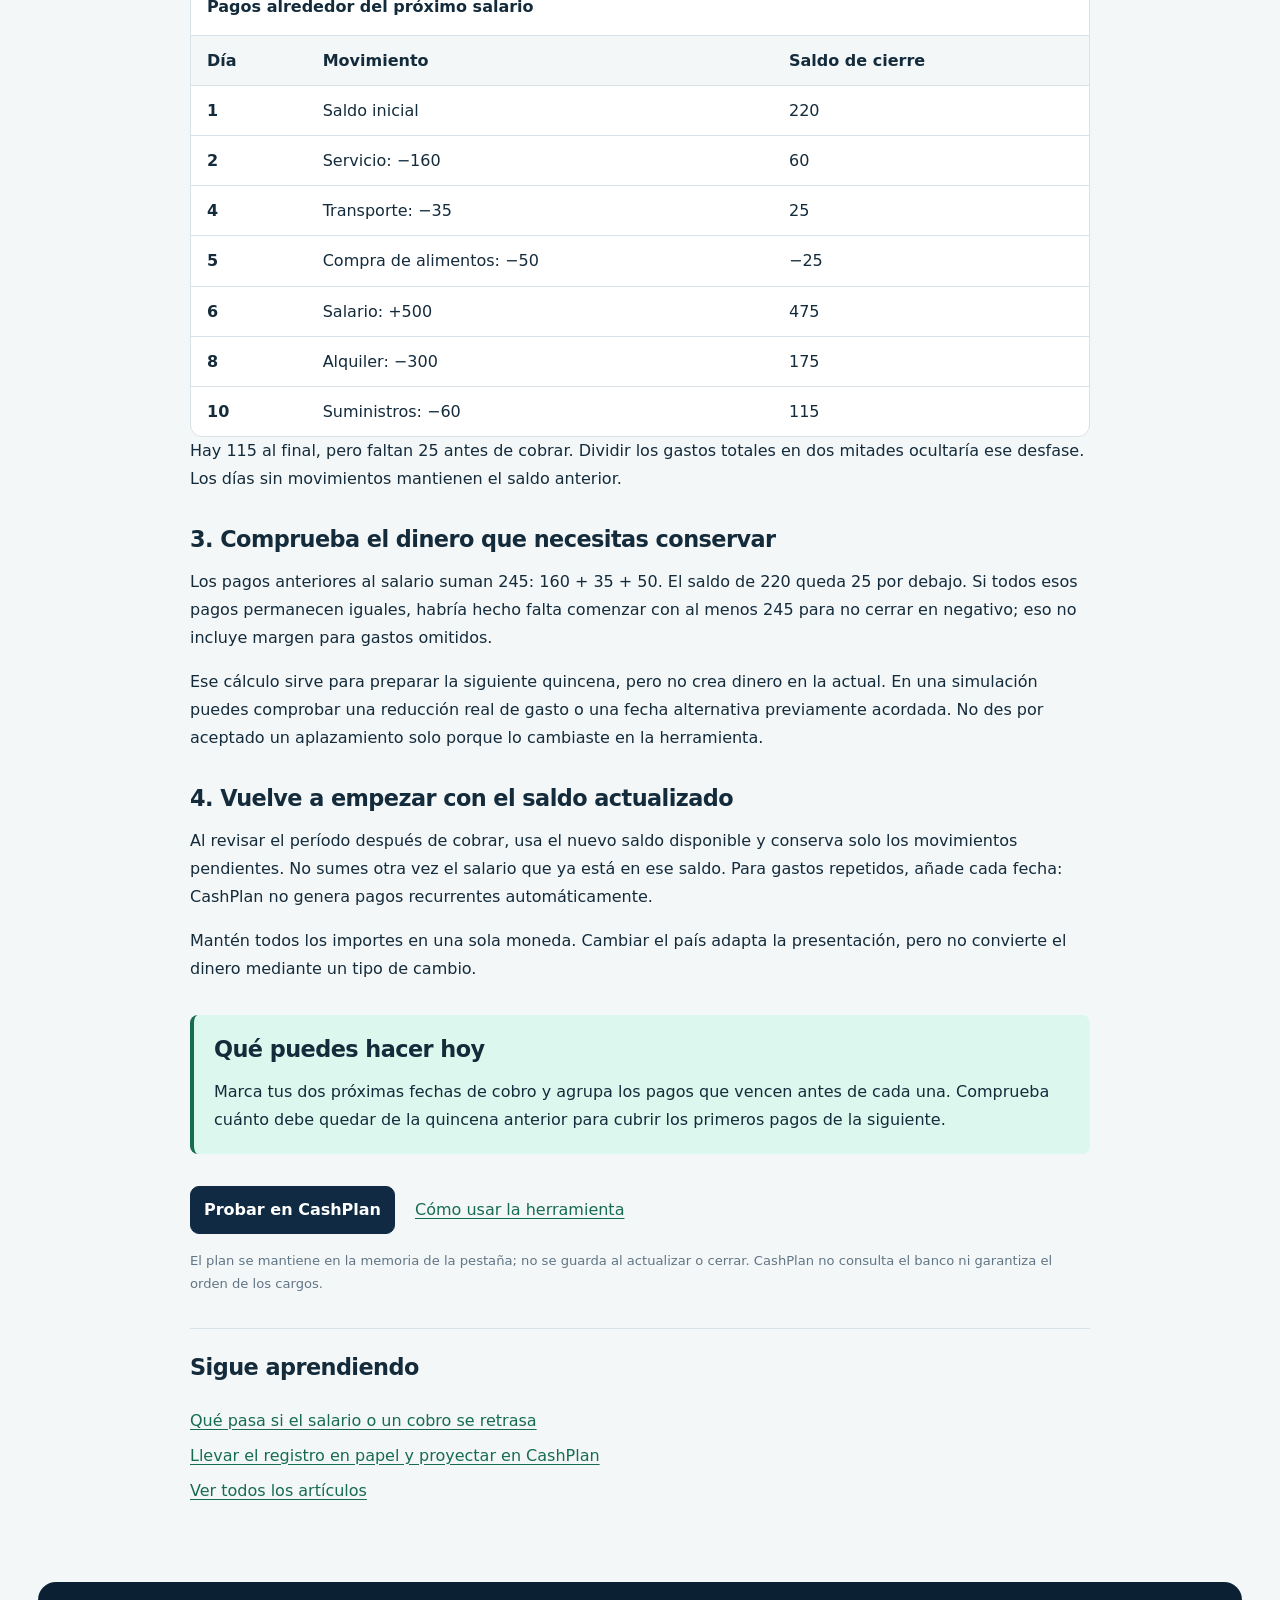
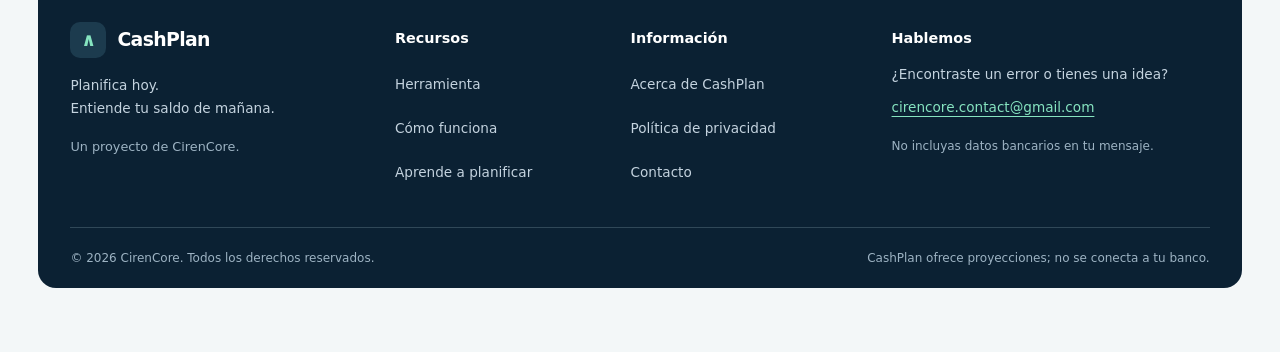
<file: planificacion-quincenal.html>
<!doctype html>
<html lang="es">
<head>
  <meta charset="utf-8">
  <meta name="viewport" content="width=device-width, initial-scale=1">
  <meta name="theme-color" content="#102a43">
  <meta name="description" content="Dos quincenas con el mismo ingreso pueden necesitar cantidades distintas. Ordena primero las fechas y comprueba qué dinero debe llegar de una quincena a la siguiente.">
  <title>Cómo organizar tus pagos por quincena cuando no coinciden con el salario · CashPlan</title>
  <link rel="stylesheet" href="styles.css">
</head>
<body>
<a class="skip-link" href="#contenido">Saltar al contenido</a>
<div class="app-shell">
<header class="app-header navbar">
      <a class="brand" href="index.html#workspace" aria-label="CashPlan, ir a la herramienta"><span class="brand-mark" aria-hidden="true">∧</span><span>CashPlan</span></a>
      <button class="nav-toggle" type="button" aria-expanded="false" aria-controls="primary-navigation" hidden><span class="menu-icon" aria-hidden="true">☰</span> <span>Menú</span></button>
      <nav id="primary-navigation" class="site-nav" aria-label="Navegación principal">
        <a href="index.html#workspace">Herramienta</a><a href="como-funciona.html">Cómo funciona</a><a href="guias.html" aria-current="true">Aprende a planificar</a><a href="acerca.html">Acerca de</a><a href="contacto.html">Contacto</a>
      </nav>
    </header>
<main id="contenido" class="content-page article-page">
<nav class="breadcrumbs" aria-label="Ruta de navegación"><a href="guias.html">Aprende a planificar</a><span aria-hidden="true">/</span><span>Planificación quincenal</span></nav>
<article><header class="article-header"><p class="eyebrow">Planificación quincenal</p><h1>Cómo organizar tus pagos por quincena cuando no coinciden con el salario</h1><p class="content-lead">Dos quincenas con el mismo ingreso pueden necesitar cantidades distintas. Ordena primero las fechas y comprueba qué dinero debe llegar de una quincena a la siguiente.</p><p class="article-meta">Por <a href="acerca.html">CirenCore</a> · <time datetime="2026-09-24">24 de septiembre de 2026</time></p></header>
<figure class="article-cover"><img src="assets/blog/planificacion-quincenal.png" alt="Calendario y pagos organizados para planificar la quincena." width="1536" height="1024" fetchpriority="high" decoding="async"></figure>
<p class="example-label">Ejemplo educativo con importes ficticios en una misma moneda. El día 1 representa hoy.</p>

<section><h2>1. Dibuja el período real entre cobros</h2><p>Tomás recibe su salario el día 15 y el último día del mes. Un servicio vence el día 12, así que no puede contar con el salario del 15 para cubrirlo a tiempo. Llamar «quincena» al período no cambia ese orden.</p><p>En CashPlan, «Quincenal» significa 15 días incluyendo hoy, no del 1 al 15. Usa «Fecha personalizada» cuando necesites llegar a una fecha concreta. La opción mensual cuenta 30 días y tampoco representa siempre un mes de calendario.</p></section>
<section><h2>2. Registra también los días anteriores al salario</h2><p>Para un ejemplo relativo a hoy, Tomás tiene 220 y cobrará 500 el día 6. Sus próximos pagos son los siguientes:</p><div class="table-scroll" role="region" aria-label="Pagos alrededor del próximo salario" tabindex="0"><table><caption>Pagos alrededor del próximo salario</caption><thead><tr><th scope="col">Día</th><th scope="col">Movimiento</th><th scope="col">Saldo de cierre</th></tr></thead><tbody><tr><th scope="row">1</th><td>Saldo inicial</td><td>220</td></tr><tr><th scope="row">2</th><td>Servicio: −160</td><td>60</td></tr><tr><th scope="row">4</th><td>Transporte: −35</td><td>25</td></tr><tr><th scope="row">5</th><td>Compra de alimentos: −50</td><td>−25</td></tr><tr><th scope="row">6</th><td>Salario: +500</td><td>475</td></tr><tr><th scope="row">8</th><td>Alquiler: −300</td><td>175</td></tr><tr><th scope="row">10</th><td>Suministros: −60</td><td>115</td></tr></tbody></table></div><p>Hay 115 al final, pero faltan 25 antes de cobrar. Dividir los gastos totales en dos mitades ocultaría ese desfase. Los días sin movimientos mantienen el saldo anterior.</p></section>
<section><h2>3. Comprueba el dinero que necesitas conservar</h2><p>Los pagos anteriores al salario suman 245: 160 + 35 + 50. El saldo de 220 queda 25 por debajo. Si todos esos pagos permanecen iguales, habría hecho falta comenzar con al menos 245 para no cerrar en negativo; eso no incluye margen para gastos omitidos.</p><p>Ese cálculo sirve para preparar la siguiente quincena, pero no crea dinero en la actual. En una simulación puedes comprobar una reducción real de gasto o una fecha alternativa previamente acordada. No des por aceptado un aplazamiento solo porque lo cambiaste en la herramienta.</p></section>
<section><h2>4. Vuelve a empezar con el saldo actualizado</h2><p>Al revisar el período después de cobrar, usa el nuevo saldo disponible y conserva solo los movimientos pendientes. No sumes otra vez el salario que ya está en ese saldo. Para gastos repetidos, añade cada fecha: CashPlan no genera pagos recurrentes automáticamente.</p><p>Mantén todos los importes en una sola moneda. Cambiar el país adapta la presentación, pero no convierte el dinero mediante un tipo de cambio.</p></section>
<section class="content-note"><h2>Qué puedes hacer hoy</h2><p>Marca tus dos próximas fechas de cobro y agrupa los pagos que vencen antes de cada una. Comprueba cuánto debe quedar de la quincena anterior para cubrir los primeros pagos de la siguiente.</p></section>
<p class="content-actions"><a class="button button-primary" href="index.html#workspace">Probar en CashPlan</a><a href="como-funciona.html">Cómo usar la herramienta</a></p>
<p class="small-muted">El plan se mantiene en la memoria de la pestaña; no se guarda al actualizar o cerrar. CashPlan no consulta el banco ni garantiza el orden de los cargos.</p>
<nav class="article-related" aria-label="Lecturas relacionadas"><h2>Sigue aprendiendo</h2><a href="cobro-retrasado.html">Qué pasa si el salario o un cobro se retrasa</a><a href="planificacion-papel-digital.html">Llevar el registro en papel y proyectar en CashPlan</a><a href="guias.html">Ver todos los artículos</a></nav></article></main>
<footer class="site-footer">
      <div class="footer-grid">
        <div class="footer-about"><a class="brand" href="index.html#workspace" aria-label="CashPlan, ir a la herramienta"><span class="brand-mark" aria-hidden="true">∧</span><span>CashPlan</span></a><p>Planifica hoy.<br>Entiende tu saldo de mañana.</p><p class="footer-project">Un proyecto de CirenCore.</p></div>
        <nav class="footer-links" aria-label="Recursos"><h2>Recursos</h2><a href="index.html#workspace">Herramienta</a><a href="como-funciona.html">Cómo funciona</a><a href="guias.html" aria-current="true">Aprende a planificar</a></nav>
        <nav class="footer-links" aria-label="Información"><h2>Información</h2><a href="acerca.html">Acerca de CashPlan</a><a href="privacidad.html">Política de privacidad</a><a href="contacto.html">Contacto</a></nav>
        <div class="footer-contact"><h2>Hablemos</h2><p>¿Encontraste un error o tienes una idea?</p><a href="mailto:cirencore.contact@gmail.com">cirencore.contact@gmail.com</a><p>No incluyas datos bancarios en tu mensaje.</p></div>
      </div>
      <div class="footer-bottom"><p>© 2026 CirenCore. Todos los derechos reservados.</p><p>CashPlan ofrece proyecciones; no se conecta a tu banco.</p></div>
    </footer>
</div>
  <script src="navigation.js"></script>
</body>
</html>
</file>
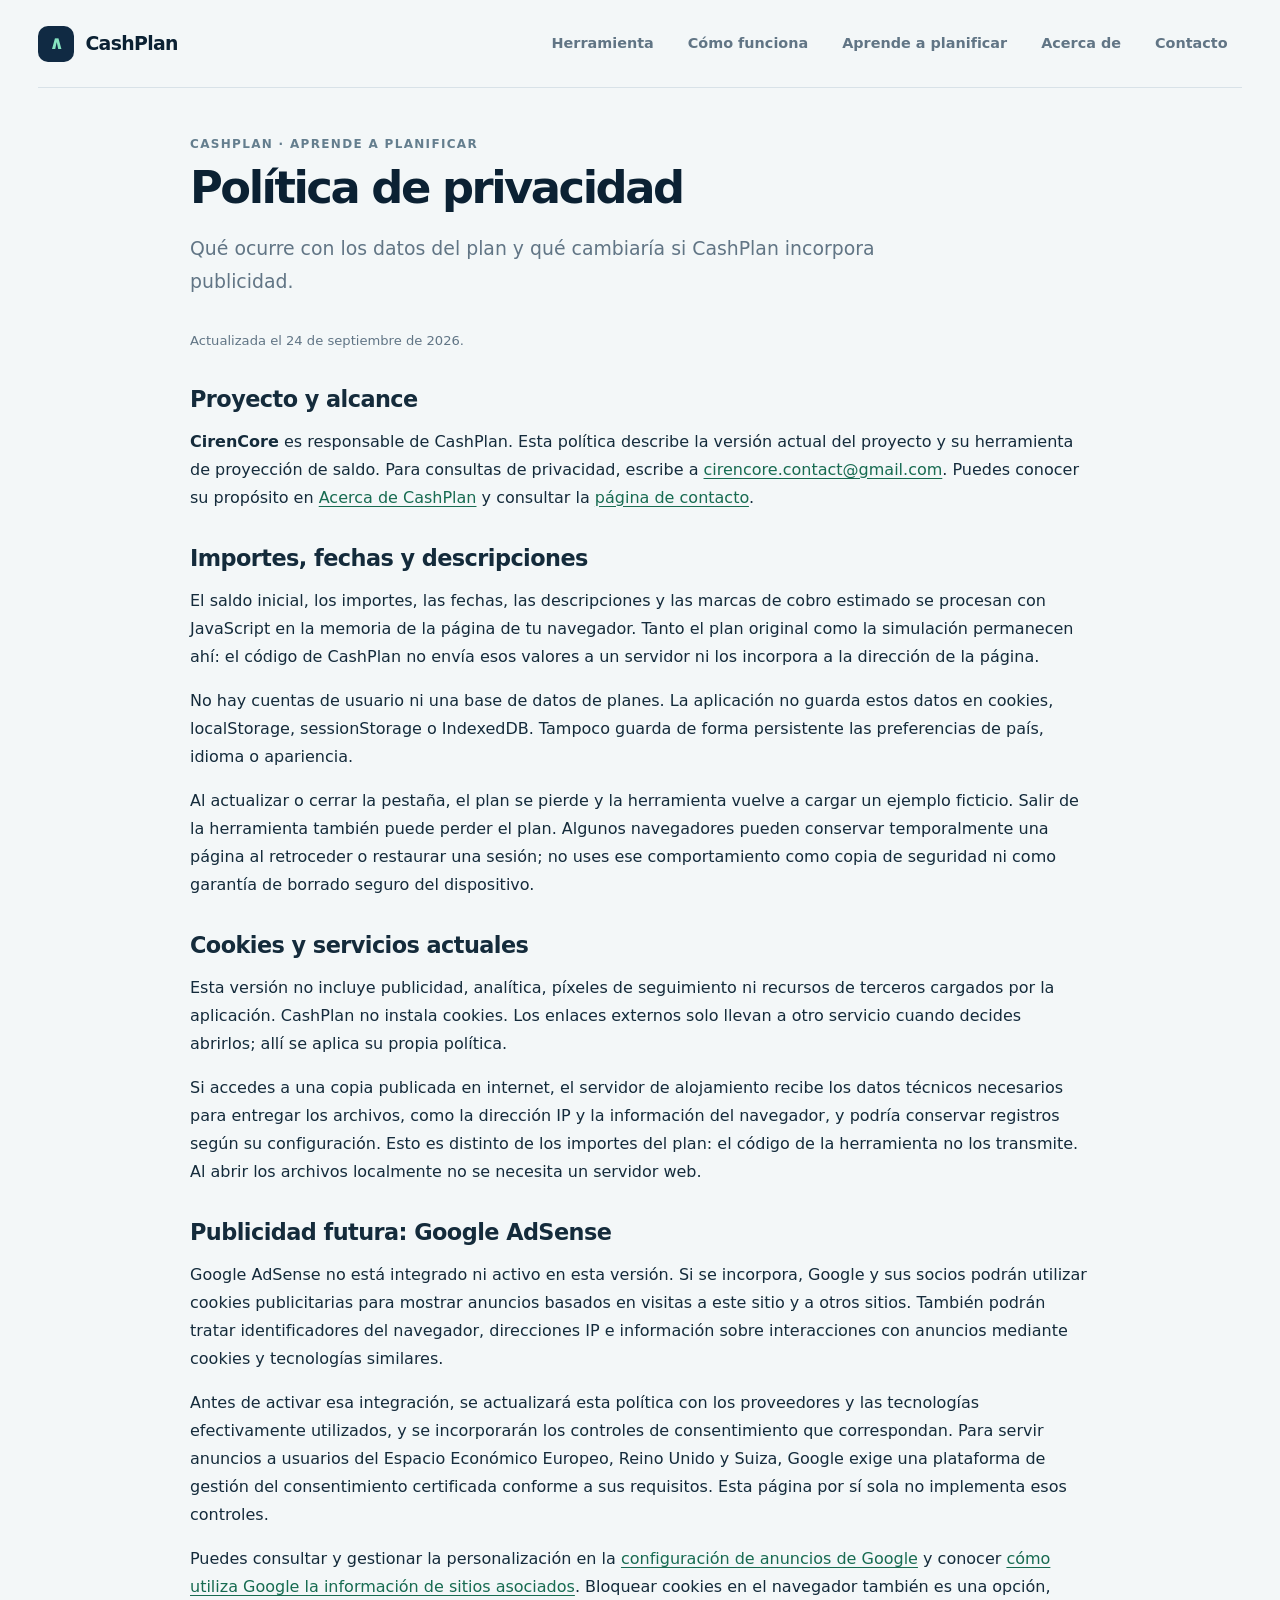
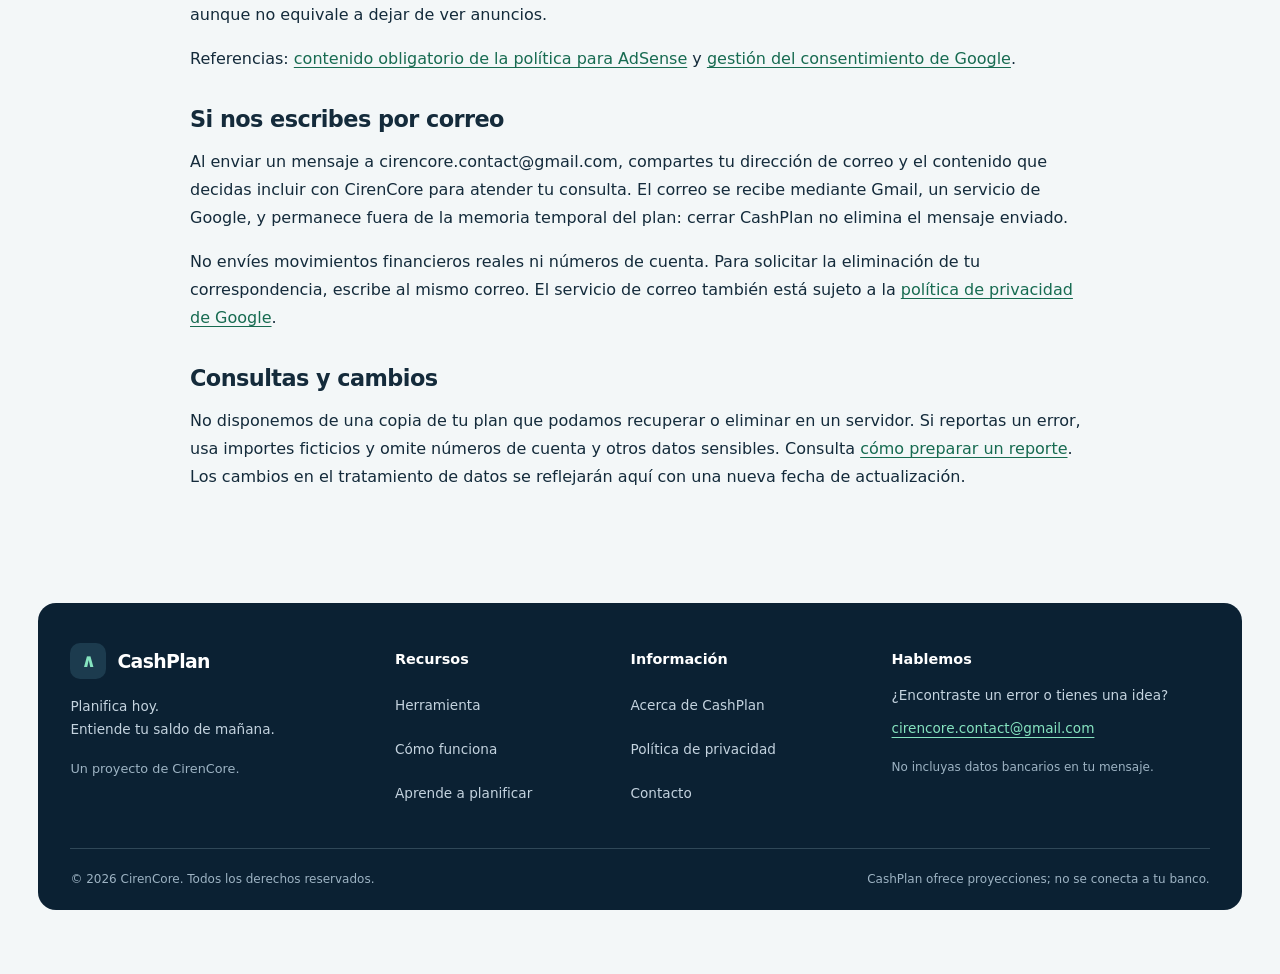
<file: privacidad.html>
<!doctype html>
<html lang="es">
<head>
  <meta charset="utf-8">
  <meta name="viewport" content="width=device-width, initial-scale=1">
  <meta name="theme-color" content="#102a43">
  <meta name="description" content="Qué ocurre con los datos del plan y qué cambiaría si CashPlan incorpora publicidad.">
  <title>Política de privacidad · CashPlan</title>
  <link rel="stylesheet" href="styles.css">
</head>
<body>
<a class="skip-link" href="#contenido">Saltar al contenido</a>
<div class="app-shell">
<header class="app-header navbar">
      <a class="brand" href="index.html#workspace" aria-label="CashPlan, ir a la herramienta"><span class="brand-mark" aria-hidden="true">∧</span><span>CashPlan</span></a>
      <button class="nav-toggle" type="button" aria-expanded="false" aria-controls="primary-navigation" hidden><span class="menu-icon" aria-hidden="true">☰</span> <span>Menú</span></button>
      <nav id="primary-navigation" class="site-nav" aria-label="Navegación principal">
        <a href="index.html#workspace">Herramienta</a><a href="como-funciona.html">Cómo funciona</a><a href="guias.html">Aprende a planificar</a><a href="acerca.html">Acerca de</a><a href="contacto.html">Contacto</a>
      </nav>
    </header>
<main id="contenido" class="content-page"><p class="eyebrow">CashPlan · Aprende a planificar</p><h1>Política de privacidad</h1><p class="content-lead">Qué ocurre con los datos del plan y qué cambiaría si CashPlan incorpora publicidad.</p>
<p class="small-muted">Actualizada el 24 de septiembre de 2026.</p>
<section><h2>Proyecto y alcance</h2><p><strong>CirenCore</strong> es responsable de CashPlan. Esta política describe la versión actual del proyecto y su herramienta de proyección de saldo. Para consultas de privacidad, escribe a <a href="mailto:cirencore.contact@gmail.com">cirencore.contact@gmail.com</a>. Puedes conocer su propósito en <a href="acerca.html">Acerca de CashPlan</a> y consultar la <a href="contacto.html">página de contacto</a>.</p></section>
<section><h2>Importes, fechas y descripciones</h2><p>El saldo inicial, los importes, las fechas, las descripciones y las marcas de cobro estimado se procesan con JavaScript en la memoria de la página de tu navegador. Tanto el plan original como la simulación permanecen ahí: el código de CashPlan no envía esos valores a un servidor ni los incorpora a la dirección de la página.</p><p>No hay cuentas de usuario ni una base de datos de planes. La aplicación no guarda estos datos en cookies, localStorage, sessionStorage o IndexedDB. Tampoco guarda de forma persistente las preferencias de país, idioma o apariencia.</p><p>Al actualizar o cerrar la pestaña, el plan se pierde y la herramienta vuelve a cargar un ejemplo ficticio. Salir de la herramienta también puede perder el plan. Algunos navegadores pueden conservar temporalmente una página al retroceder o restaurar una sesión; no uses ese comportamiento como copia de seguridad ni como garantía de borrado seguro del dispositivo.</p></section>
<section><h2>Cookies y servicios actuales</h2><p>Esta versión no incluye publicidad, analítica, píxeles de seguimiento ni recursos de terceros cargados por la aplicación. CashPlan no instala cookies. Los enlaces externos solo llevan a otro servicio cuando decides abrirlos; allí se aplica su propia política.</p><p>Si accedes a una copia publicada en internet, el servidor de alojamiento recibe los datos técnicos necesarios para entregar los archivos, como la dirección IP y la información del navegador, y podría conservar registros según su configuración. Esto es distinto de los importes del plan: el código de la herramienta no los transmite. Al abrir los archivos localmente no se necesita un servidor web.</p></section>
<section><h2>Publicidad futura: Google AdSense</h2><p>Google AdSense no está integrado ni activo en esta versión. Si se incorpora, Google y sus socios podrán utilizar cookies publicitarias para mostrar anuncios basados en visitas a este sitio y a otros sitios. También podrán tratar identificadores del navegador, direcciones IP e información sobre interacciones con anuncios mediante cookies y tecnologías similares.</p><p>Antes de activar esa integración, se actualizará esta política con los proveedores y las tecnologías efectivamente utilizados, y se incorporarán los controles de consentimiento que correspondan. Para servir anuncios a usuarios del Espacio Económico Europeo, Reino Unido y Suiza, Google exige una plataforma de gestión del consentimiento certificada conforme a sus requisitos. Esta página por sí sola no implementa esos controles.</p><p>Puedes consultar y gestionar la personalización en la <a href="https://adssettings.google.com/">configuración de anuncios de Google</a> y conocer <a href="https://policies.google.com/technologies/partner-sites?hl=es">cómo utiliza Google la información de sitios asociados</a>. Bloquear cookies en el navegador también es una opción, aunque no equivale a dejar de ver anuncios.</p><p>Referencias: <a href="https://support.google.com/adsense/answer/1348695?hl=es">contenido obligatorio de la política para AdSense</a> y <a href="https://support.google.com/adsense/answer/7670013?hl=es">gestión del consentimiento de Google</a>.</p></section>
<section><h2>Si nos escribes por correo</h2><p>Al enviar un mensaje a cirencore.contact@gmail.com, compartes tu dirección de correo y el contenido que decidas incluir con CirenCore para atender tu consulta. El correo se recibe mediante Gmail, un servicio de Google, y permanece fuera de la memoria temporal del plan: cerrar CashPlan no elimina el mensaje enviado.</p><p>No envíes movimientos financieros reales ni números de cuenta. Para solicitar la eliminación de tu correspondencia, escribe al mismo correo. El servicio de correo también está sujeto a la <a href="https://policies.google.com/privacy?hl=es">política de privacidad de Google</a>.</p></section>
<section><h2>Consultas y cambios</h2><p>No disponemos de una copia de tu plan que podamos recuperar o eliminar en un servidor. Si reportas un error, usa importes ficticios y omite números de cuenta y otros datos sensibles. Consulta <a href="contacto.html">cómo preparar un reporte</a>. Los cambios en el tratamiento de datos se reflejarán aquí con una nueva fecha de actualización.</p></section></main>
<footer class="site-footer">
      <div class="footer-grid">
        <div class="footer-about"><a class="brand" href="index.html#workspace" aria-label="CashPlan, ir a la herramienta"><span class="brand-mark" aria-hidden="true">∧</span><span>CashPlan</span></a><p>Planifica hoy.<br>Entiende tu saldo de mañana.</p><p class="footer-project">Un proyecto de CirenCore.</p></div>
        <nav class="footer-links" aria-label="Recursos"><h2>Recursos</h2><a href="index.html#workspace">Herramienta</a><a href="como-funciona.html">Cómo funciona</a><a href="guias.html">Aprende a planificar</a></nav>
        <nav class="footer-links" aria-label="Información"><h2>Información</h2><a href="acerca.html">Acerca de CashPlan</a><a href="privacidad.html" aria-current="page">Política de privacidad</a><a href="contacto.html">Contacto</a></nav>
        <div class="footer-contact"><h2>Hablemos</h2><p>¿Encontraste un error o tienes una idea?</p><a href="mailto:cirencore.contact@gmail.com">cirencore.contact@gmail.com</a><p>No incluyas datos bancarios en tu mensaje.</p></div>
      </div>
      <div class="footer-bottom"><p>© 2026 CirenCore. Todos los derechos reservados.</p><p>CashPlan ofrece proyecciones; no se conecta a tu banco.</p></div>
    </footer>
</div>
  <script src="navigation.js"></script>
</body>
</html>
</file>
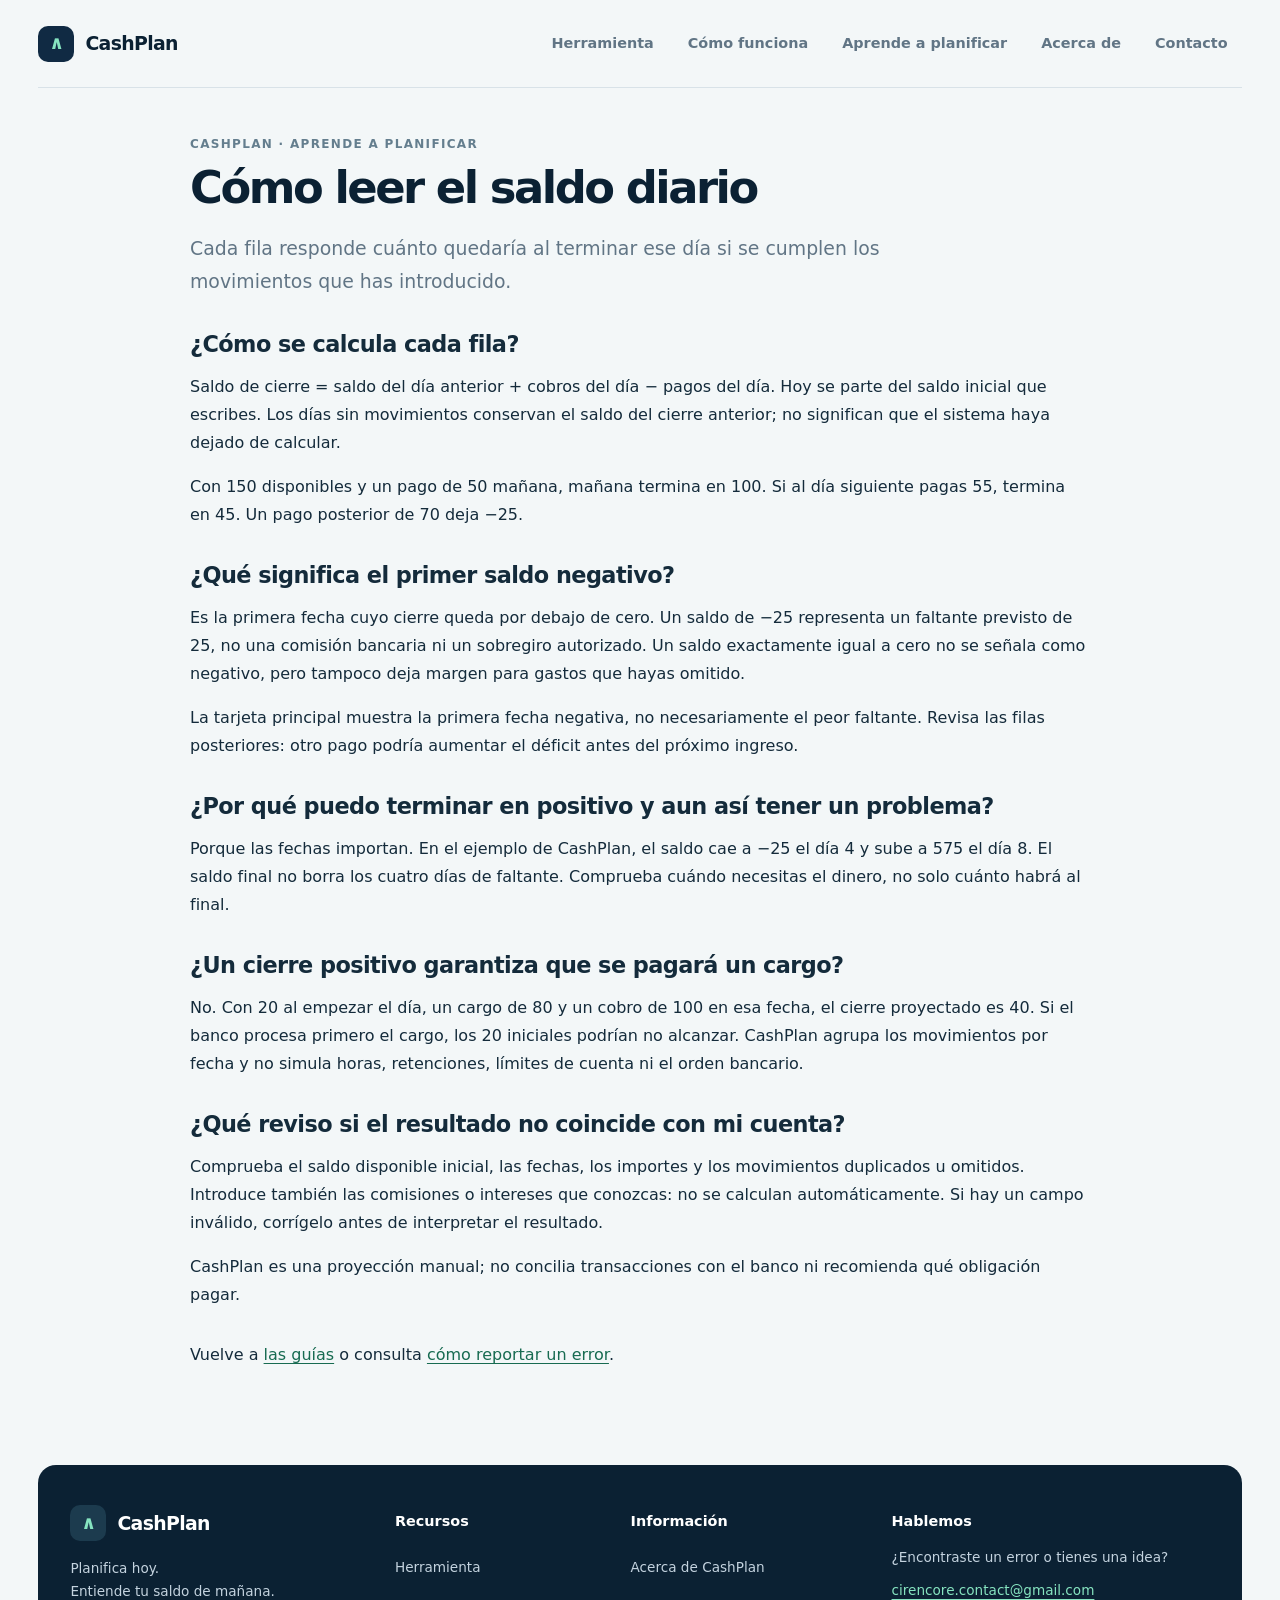
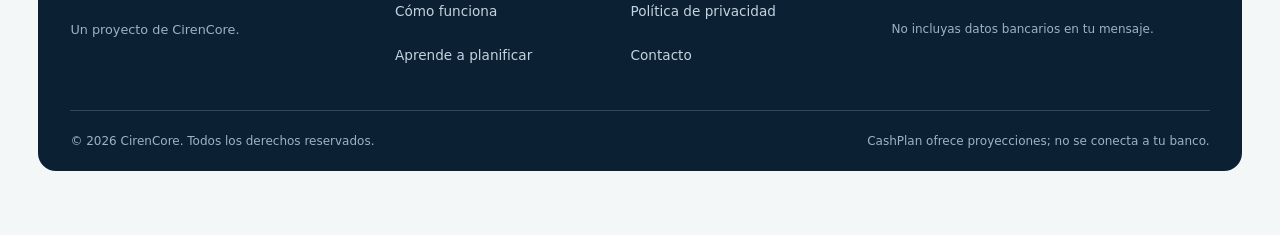
<file: saldo-diario.html>
<!doctype html>
<html lang="es">
<head>
  <meta charset="utf-8">
  <meta name="viewport" content="width=device-width, initial-scale=1">
  <meta name="theme-color" content="#102a43">
  <meta name="description" content="Cada fila responde cuánto quedaría al terminar ese día si se cumplen los movimientos que has introducido.">
  <title>Cómo leer el saldo diario · CashPlan</title>
  <link rel="stylesheet" href="styles.css">
</head>
<body>
<a class="skip-link" href="#contenido">Saltar al contenido</a>
<div class="app-shell">
<header class="app-header navbar">
      <a class="brand" href="index.html#workspace" aria-label="CashPlan, ir a la herramienta"><span class="brand-mark" aria-hidden="true">∧</span><span>CashPlan</span></a>
      <button class="nav-toggle" type="button" aria-expanded="false" aria-controls="primary-navigation" hidden><span class="menu-icon" aria-hidden="true">☰</span> <span>Menú</span></button>
      <nav id="primary-navigation" class="site-nav" aria-label="Navegación principal">
        <a href="index.html#workspace">Herramienta</a><a href="como-funciona.html">Cómo funciona</a><a href="guias.html">Aprende a planificar</a><a href="acerca.html">Acerca de</a><a href="contacto.html">Contacto</a>
      </nav>
    </header>
<main id="contenido" class="content-page"><p class="eyebrow">CashPlan · Aprende a planificar</p><h1>Cómo leer el saldo diario</h1><p class="content-lead">Cada fila responde cuánto quedaría al terminar ese día si se cumplen los movimientos que has introducido.</p>
<section><h2>¿Cómo se calcula cada fila?</h2><p>Saldo de cierre = saldo del día anterior + cobros del día − pagos del día. Hoy se parte del saldo inicial que escribes. Los días sin movimientos conservan el saldo del cierre anterior; no significan que el sistema haya dejado de calcular.</p><p>Con 150 disponibles y un pago de 50 mañana, mañana termina en 100. Si al día siguiente pagas 55, termina en 45. Un pago posterior de 70 deja −25.</p></section>
<section><h2>¿Qué significa el primer saldo negativo?</h2><p>Es la primera fecha cuyo cierre queda por debajo de cero. Un saldo de −25 representa un faltante previsto de 25, no una comisión bancaria ni un sobregiro autorizado. Un saldo exactamente igual a cero no se señala como negativo, pero tampoco deja margen para gastos que hayas omitido.</p><p>La tarjeta principal muestra la primera fecha negativa, no necesariamente el peor faltante. Revisa las filas posteriores: otro pago podría aumentar el déficit antes del próximo ingreso.</p></section>
<section><h2>¿Por qué puedo terminar en positivo y aun así tener un problema?</h2><p>Porque las fechas importan. En el ejemplo de CashPlan, el saldo cae a −25 el día 4 y sube a 575 el día 8. El saldo final no borra los cuatro días de faltante. Comprueba cuándo necesitas el dinero, no solo cuánto habrá al final.</p></section>
<section><h2>¿Un cierre positivo garantiza que se pagará un cargo?</h2><p>No. Con 20 al empezar el día, un cargo de 80 y un cobro de 100 en esa fecha, el cierre proyectado es 40. Si el banco procesa primero el cargo, los 20 iniciales podrían no alcanzar. CashPlan agrupa los movimientos por fecha y no simula horas, retenciones, límites de cuenta ni el orden bancario.</p></section>
<section><h2>¿Qué reviso si el resultado no coincide con mi cuenta?</h2><p>Comprueba el saldo disponible inicial, las fechas, los importes y los movimientos duplicados u omitidos. Introduce también las comisiones o intereses que conozcas: no se calculan automáticamente. Si hay un campo inválido, corrígelo antes de interpretar el resultado.</p><p>CashPlan es una proyección manual; no concilia transacciones con el banco ni recomienda qué obligación pagar.</p></section>
<p>Vuelve a <a href="guias.html">las guías</a> o consulta <a href="contacto.html">cómo reportar un error</a>.</p></main>
<footer class="site-footer">
      <div class="footer-grid">
        <div class="footer-about"><a class="brand" href="index.html#workspace" aria-label="CashPlan, ir a la herramienta"><span class="brand-mark" aria-hidden="true">∧</span><span>CashPlan</span></a><p>Planifica hoy.<br>Entiende tu saldo de mañana.</p><p class="footer-project">Un proyecto de CirenCore.</p></div>
        <nav class="footer-links" aria-label="Recursos"><h2>Recursos</h2><a href="index.html#workspace">Herramienta</a><a href="como-funciona.html">Cómo funciona</a><a href="guias.html">Aprende a planificar</a></nav>
        <nav class="footer-links" aria-label="Información"><h2>Información</h2><a href="acerca.html">Acerca de CashPlan</a><a href="privacidad.html">Política de privacidad</a><a href="contacto.html">Contacto</a></nav>
        <div class="footer-contact"><h2>Hablemos</h2><p>¿Encontraste un error o tienes una idea?</p><a href="mailto:cirencore.contact@gmail.com">cirencore.contact@gmail.com</a><p>No incluyas datos bancarios en tu mensaje.</p></div>
      </div>
      <div class="footer-bottom"><p>© 2026 CirenCore. Todos los derechos reservados.</p><p>CashPlan ofrece proyecciones; no se conecta a tu banco.</p></div>
    </footer>
</div>
  <script src="navigation.js"></script>
</body>
</html>
</file>
<file: styles.css>
:root {
  color-scheme: light;
  --navy-950: #0b2133;
  --navy-900: #102a43;
  --navy-800: #173f5f;
  --ink: #142b3b;
  --muted: #617585;
  --line: #d8e2e8;
  --line-strong: #b7c8d1;
  --surface: #ffffff;
  --canvas: #f3f7f8;
  --mint-100: #dcf7ed;
  --mint-300: #86e4c0;
  --mint-700: #176b51;
  --red-50: #fff1ef;
  --red-200: #f7c1bc;
  --red-700: #a93d36;
  --amber-50: #fff8e9;
  --amber-200: #f1daa4;
  --amber-800: #795622;
  --shadow: 0 18px 50px rgba(18, 48, 68, 0.07);
  font-family: Inter, ui-sans-serif, system-ui, -apple-system, BlinkMacSystemFont, "Segoe UI", sans-serif;
  font-size: 16px;
  line-height: 1.45;
  color: var(--ink);
  background: var(--canvas);
}

* { box-sizing: border-box; }

html { min-width: 320px; scroll-behavior: smooth; }
body { margin: 0; min-width: 320px; background: var(--canvas); }
button, input, select { font: inherit; }
button { cursor: pointer; }
button:disabled { cursor: not-allowed; opacity: 0.55; }
button, input, select { -webkit-tap-highlight-color: transparent; }
button:focus-visible, input:focus-visible, select:focus-visible, a:focus-visible {
  outline: 3px solid #2c7fb0;
  outline-offset: 2px;
}
[hidden] { display: none !important; }

.app-shell { max-width: 1480px; margin: 0 auto; padding: 0 clamp(16px, 3vw, 44px) 64px; }
.app-header {
  min-height: 74px;
  display: flex;
  align-items: center;
  justify-content: space-between;
  gap: 18px;
  border-bottom: 1px solid var(--line);
}
.brand {
  color: var(--navy-950);
  text-decoration: none;
  display: inline-flex;
  align-items: center;
  gap: 11px;
  font-weight: 850;
  letter-spacing: -0.035em;
  font-size: 1.18rem;
}
.brand-mark {
  width: 36px;
  height: 36px;
  display: grid;
  place-items: center;
  color: var(--mint-300);
  background: var(--navy-900);
  border-radius: 10px;
  font-weight: 900;
  font-size: 1.15rem;
}
.session-note { margin: 0; color: var(--muted); font-size: 0.85rem; }
.session-note span { color: #29a577; font-size: 0.7rem; margin-right: 5px; }

main { padding-top: clamp(24px, 4vw, 46px); }
.settings-bar {
  margin-bottom: 24px;
  padding: 11px 13px;
  display: flex;
  align-items: center;
  justify-content: space-between;
  gap: 18px;
  background: rgba(255, 255, 255, 0.72);
  border: 1px solid var(--line);
  border-radius: 13px;
  box-shadow: 0 8px 25px rgba(18, 48, 68, 0.04);
}
.settings-intro { min-width: 210px; }
.settings-intro .section-kicker { margin-bottom: 2px; }
.settings-intro > p:last-child { margin: 0; color: var(--muted); font-size: 0.78rem; }
.settings-controls { display: flex; align-items: end; justify-content: end; gap: 9px; }
.setting-field { display: grid; gap: 4px; min-width: 145px; }
.setting-field span { color: #587180; font-size: 0.7rem; font-weight: 800; text-transform: uppercase; letter-spacing: 0.07em; }
.setting-field select, .theme-toggle {
  min-height: 39px;
  color: var(--ink);
  background: var(--surface);
  border: 1px solid var(--line-strong);
  border-radius: 9px;
}
.setting-field select { padding: 6px 30px 6px 9px; }
.theme-toggle {
  padding: 7px 11px;
  display: inline-flex;
  align-items: center;
  justify-content: center;
  gap: 7px;
  font-size: 0.8rem;
  font-weight: 750;
  white-space: nowrap;
}
.theme-toggle:hover { background: #eef4f6; }
.theme-icon { font-size: 1rem; line-height: 1; }
.intro-row {
  display: flex;
  justify-content: space-between;
  align-items: end;
  gap: 28px;
  margin-bottom: 24px;
}
.eyebrow, .section-kicker, .summary-label {
  margin: 0 0 7px;
  font-size: 0.75rem;
  font-weight: 800;
  text-transform: uppercase;
  letter-spacing: 0.11em;
}
.eyebrow, .section-kicker { color: #647e8e; }
h1, h2, h3, p { margin-top: 0; }
h1 {
  margin-bottom: 8px;
  color: var(--navy-950);
  font-size: clamp(1.8rem, 3.5vw, 3rem);
  line-height: 1.06;
  letter-spacing: -0.055em;
}
.intro-copy { max-width: 650px; margin-bottom: 0; color: var(--muted); font-size: 1rem; }

.view-switcher {
  display: grid;
  grid-template-columns: 1fr 1fr;
  padding: 4px;
  background: #e5edf0;
  border-radius: 12px;
  flex: 0 0 auto;
}
.view-tab {
  min-height: 42px;
  padding: 8px 15px;
  border: 0;
  border-radius: 9px;
  background: transparent;
  color: #516b79;
  font-weight: 750;
  white-space: nowrap;
}
.view-tab[aria-selected="true"] { background: var(--navy-900); color: white; box-shadow: 0 5px 14px rgba(16, 42, 67, 0.18); }

.simulation-banner {
  margin: 0 0 16px;
  padding: 13px 15px;
  display: flex;
  justify-content: space-between;
  align-items: center;
  gap: 16px;
  color: #5a461d;
  background: var(--amber-50);
  border: 1px solid var(--amber-200);
  border-radius: 12px;
  font-size: 0.9rem;
}
.simulation-banner strong { display: block; color: #5a3f13; }

.workspace-grid {
  display: grid;
  grid-template-columns: minmax(380px, 0.86fr) minmax(520px, 1.14fr);
  gap: 20px;
  align-items: start;
}
.panel {
  min-width: 0;
  background: var(--surface);
  border: 1px solid var(--line);
  border-radius: 18px;
  box-shadow: var(--shadow);
  overflow: hidden;
}
.results-panel { position: sticky; top: 12px; }
.panel-heading {
  padding: 22px 24px 18px;
  display: flex;
  justify-content: space-between;
  align-items: start;
  gap: 16px;
  border-bottom: 1px solid #e8eef1;
}
.panel-heading h2 { margin: 0; font-size: 1.23rem; letter-spacing: -0.025em; }
.panel-description { margin: 5px 0 0; color: var(--muted); font-size: 0.86rem; }
.text-button {
  padding: 5px 0;
  border: 0;
  color: #2f6582;
  background: transparent;
  font-size: 0.86rem;
  font-weight: 750;
  text-decoration: underline;
  text-underline-offset: 3px;
}

.base-fields {
  padding: 20px 24px 22px;
  display: grid;
  grid-template-columns: repeat(3, minmax(0, 1fr));
  gap: 14px;
}
.field-group { min-width: 0; }
.field-group label {
  display: block;
  margin-bottom: 7px;
  color: #304b5d;
  font-size: 0.86rem;
  font-weight: 750;
}
.field-group input, .field-group select {
  width: 100%;
  min-width: 0;
  min-height: 44px;
  padding: 9px 11px;
  color: var(--ink);
  background: white;
  border: 1px solid var(--line-strong);
  border-radius: 9px;
}
.field-group input:hover, .field-group select:hover { border-color: #7f9aa8; }
.field-group input[aria-invalid="true"], .field-group select[aria-invalid="true"] { border-color: var(--red-700); background: #fffafa; }
.money-input {
  display: flex;
  align-items: center;
  min-height: 44px;
  border: 1px solid var(--line-strong);
  border-radius: 9px;
  background: white;
  overflow: hidden;
}
.money-input:focus-within { outline: 3px solid #2c7fb0; outline-offset: 2px; }
.money-input:has(input[aria-invalid="true"]) { border-color: var(--red-700); background: #fffafa; }
.money-input span { padding-left: 11px; color: #4f6775; font-weight: 750; }
.money-input input { border: 0; border-radius: 0; padding-left: 5px; outline: 0 !important; background: transparent; }
.money-input.currency-after input { order: 1; padding-left: 11px; padding-right: 5px; }
.money-input.currency-after .currency-affix { order: 2; padding-left: 0; padding-right: 11px; }
.field-error { min-height: 1.1em; margin: 5px 0 0; color: var(--red-700); font-size: 0.76rem; line-height: 1.35; }
.field-hint { min-height: 1.1em; margin: 5px 0 0; color: var(--muted); font-size: 0.76rem; line-height: 1.35; }

.movements-section { padding: 20px 24px 24px; border-top: 1px solid #e8eef1; }
.section-title-row, .daily-title-row, .comparison-title-row {
  display: flex;
  align-items: start;
  justify-content: space-between;
  gap: 12px;
}
.section-title-row { margin-bottom: 14px; }
h3 { margin-bottom: 4px; font-size: 1rem; letter-spacing: -0.015em; }
.small-muted { margin-bottom: 0; color: var(--muted); font-size: 0.82rem; }
.movement-count, .period-count, .active-view-badge {
  flex: 0 0 auto;
  padding: 5px 9px;
  color: #4d6877;
  background: #eef3f5;
  border-radius: 99px;
  font-size: 0.76rem;
  font-weight: 750;
}
.movement-list { display: grid; gap: 12px; }
.movement-card { padding: 13px; border: 1px solid #dfe8ec; border-radius: 12px; background: #fbfcfd; }
.movement-head { display: flex; justify-content: space-between; align-items: center; gap: 10px; margin-bottom: 10px; }
.movement-kind {
  display: inline-flex;
  align-items: center;
  padding: 5px 9px;
  border-radius: 99px;
  color: #556d79;
  background: #e9eff2;
  font-size: 0.73rem;
  font-weight: 850;
  text-transform: uppercase;
  letter-spacing: 0.06em;
}
.movement-kind.income { color: var(--mint-700); background: var(--mint-100); }
.remove-button { border: 0; color: #8b403c; background: transparent; font-size: 0.8rem; font-weight: 750; }
.movement-fields { display: grid; grid-template-columns: 0.78fr 1.1fr 0.85fr; gap: 10px; }
.movement-description-field { grid-column: 1 / -1; }
.compact-money-input { min-height: 44px; }
.estimated-toggle {
  margin-top: 10px;
  padding: 10px;
  display: flex;
  align-items: start;
  gap: 9px;
  color: #3f5e6c;
  background: var(--amber-50);
  border: 1px solid #f2e2b7;
  border-radius: 9px;
  cursor: pointer;
}
.estimated-toggle input { width: 18px; height: 18px; flex: 0 0 auto; margin-top: 1px; accent-color: #1b785b; }
.estimated-toggle strong, .estimated-toggle small { display: block; }
.estimated-toggle strong { font-size: 0.83rem; }
.estimated-toggle small { margin-top: 1px; color: #6c6655; font-size: 0.76rem; }
.add-actions { margin-top: 14px; display: grid; grid-template-columns: 1fr 1fr; gap: 10px; }
.button {
  min-height: 43px;
  padding: 9px 13px;
  border-radius: 9px;
  font-weight: 780;
}
.button-primary { color: white; background: var(--navy-900); border: 1px solid var(--navy-900); }
.button-primary:hover { background: var(--navy-800); }
.button-secondary { color: #234558; background: white; border: 1px solid #aec2cc; }
.button-secondary:hover { background: #f1f6f7; }
.button-small { min-height: 36px; padding: 6px 10px; font-size: 0.82rem; }
.form-status { min-height: 1.2em; margin: 10px 0 0; color: var(--red-700); font-size: 0.84rem; }

.results-heading-row { align-items: center; }
.active-view-badge { color: var(--navy-800); background: #e5eff4; }
.summary-card {
  margin: 20px 24px 16px;
  padding: 22px;
  display: grid;
  grid-template-columns: 1fr auto;
  gap: 24px;
  align-items: end;
  color: white;
  background: var(--navy-900);
  border-radius: 15px;
}
.summary-label { color: #a9bdc8; }
.summary-value { margin: 0 0 6px; color: var(--mint-300); font-size: clamp(2rem, 4vw, 3.15rem); line-height: 1; font-weight: 850; letter-spacing: -0.055em; }
.summary-value.negative { color: #ffb4ac; }
.summary-detail { max-width: 520px; margin: 0; color: #d4e0e5; font-size: 0.89rem; }
.summary-final { min-width: 150px; padding-left: 20px; border-left: 1px solid #395568; }
.summary-final span { display: block; margin-bottom: 5px; color: #a9bdc8; font-size: 0.75rem; text-transform: uppercase; letter-spacing: 0.07em; font-weight: 750; }
.summary-final strong { font-size: 1.28rem; font-variant-numeric: tabular-nums; white-space: nowrap; }
.summary-final strong.negative { color: #ffb4ac; }
.summary-final strong.positive { color: var(--mint-300); }

.estimate-card, .comparison-card { margin: 0 24px 16px; border-radius: 12px; }
.estimate-card {
  padding: 13px 14px;
  display: flex;
  align-items: start;
  gap: 11px;
  color: var(--amber-800);
  background: var(--amber-50);
  border: 1px solid var(--amber-200);
}
.estimate-card p { margin: 3px 0 0; font-size: 0.84rem; }
.estimate-icon { width: 28px; height: 28px; display: grid; place-items: center; flex: 0 0 auto; color: #fff; background: #b88629; border-radius: 50%; font-weight: 900; }
.comparison-card { padding: 14px; color: #244b5e; background: #eef7f5; border: 1px solid #cce8df; }
.comparison-title-row h3 { margin: 0; }
.comparison-title-row > span { color: #4d7568; font-size: 0.74rem; font-weight: 750; }
.comparison-grid { margin-top: 12px; display: grid; grid-template-columns: 1fr 1fr; border: 1px solid #c5ded7; border-radius: 9px; overflow: hidden; }
.comparison-column { min-width: 0; padding: 12px; background: rgba(255,255,255,0.58); }
.comparison-simulation { border-left: 1px solid #c5ded7; background: #def4ec; }
.comparison-column span, .comparison-column strong, .comparison-column small { display: block; }
.comparison-column span { color: #56756a; font-size: 0.75rem; font-weight: 750; }
.comparison-column strong { margin: 3px 0; color: #173f34; font-size: 1.1rem; font-variant-numeric: tabular-nums; }
.comparison-column small { color: #58716a; }

.daily-section { padding: 4px 24px 24px; }
.daily-title-row { align-items: end; padding: 4px 0 12px; }
.daily-title-row h3 { margin-bottom: 3px; }
.daily-title-row p { max-width: 610px; margin: 0; color: var(--muted); font-size: 0.8rem; }
.daily-list { display: grid; gap: 7px; max-height: 490px; padding-right: 3px; overflow-y: auto; overflow-x: hidden; overscroll-behavior: contain; }
.day-row {
  min-width: 0;
  padding: 10px 12px;
  display: grid;
  grid-template-columns: 82px minmax(0, 1fr) auto;
  gap: 12px;
  align-items: center;
  background: #f4f8f9;
  border: 1px solid transparent;
  border-radius: 9px;
}
.day-row.today { border-color: #a9c0cb; }
.day-row.negative { background: var(--red-50); border-color: var(--red-200); }
.day-date strong, .day-date small { display: block; }
.day-date strong { font-size: 0.85rem; }
.day-date small { color: #718590; font-size: 0.72rem; }
.day-events { min-width: 0; }
.event-line { display: flex; align-items: baseline; gap: 7px; min-width: 0; color: #536b78; font-size: 0.79rem; }
.event-line + .event-line { margin-top: 3px; }
.event-sign { flex: 0 0 auto; font-weight: 850; font-variant-numeric: tabular-nums; }
.event-sign.income { color: var(--mint-700); }
.event-sign.expense { color: #8b4f48; }
.event-description { min-width: 0; overflow: hidden; text-overflow: ellipsis; white-space: nowrap; }
.estimated-chip { flex: 0 0 auto; padding: 1px 5px; color: #73561f; background: #ffefc9; border-radius: 99px; font-size: 0.66rem; font-weight: 750; }
.no-events { color: #7b8d96; font-size: 0.79rem; }
.day-balance { font-weight: 850; font-variant-numeric: tabular-nums; white-space: nowrap; }
.day-row.negative .day-balance { color: var(--red-700); }
.empty-state { padding: 20px; color: var(--muted); background: #f5f8f9; border-radius: 10px; font-size: 0.9rem; text-align: center; }
.disclaimer { margin: 0 24px 24px; padding: 13px 14px; color: #60717b; background: #f7f9fa; border-left: 3px solid #9eb3bd; font-size: 0.78rem; line-height: 1.5; }
.disclaimer strong { color: #445d6b; }

@media (max-width: 1050px) {
  .workspace-grid { grid-template-columns: 1fr; }
  .results-panel { position: static; }
  .daily-list { max-height: none; }
}

@media (max-width: 690px) {
  .app-shell { padding-inline: 14px; padding-bottom: 36px; }
  .app-header { min-height: 64px; }
  .session-note { max-width: 130px; text-align: right; }
  .settings-bar { align-items: stretch; flex-direction: column; gap: 12px; }
  .settings-controls { display: grid; grid-template-columns: 1fr 1fr; }
  .setting-field { min-width: 0; }
  .theme-toggle { grid-column: 1 / -1; }
  .intro-row { align-items: stretch; flex-direction: column; gap: 18px; }
  .view-switcher { width: 100%; }
  .simulation-banner { align-items: stretch; flex-direction: column; }
  .simulation-banner .button { width: 100%; }
  .panel-heading, .base-fields, .movements-section, .daily-section { padding-left: 16px; padding-right: 16px; }
  .summary-card, .estimate-card, .comparison-card, .disclaimer { margin-left: 16px; margin-right: 16px; }
  .base-fields { grid-template-columns: 1fr; }
  .movement-fields { grid-template-columns: 1fr 1fr; }
  .movement-description-field { grid-column: 1 / -1; }
  .movement-fields > .field-group:nth-child(2) { grid-column: 1 / -1; }
  .summary-card { grid-template-columns: 1fr; gap: 16px; }
  .summary-final { padding: 14px 0 0; border-left: 0; border-top: 1px solid #395568; }
}

@media (max-width: 470px) {
  h1 { font-size: 2rem; }
  .panel-heading { flex-direction: column; }
  .results-heading-row { flex-direction: row; }
  .movement-fields { grid-template-columns: 1fr; }
  .movement-description-field, .movement-fields > .field-group:nth-child(2) { grid-column: auto; }
  .add-actions { grid-template-columns: 1fr; }
  .daily-title-row { align-items: start; }
  .day-row { grid-template-columns: minmax(0, 1fr) auto; gap: 8px 12px; }
  .day-events { grid-column: 1 / -1; grid-row: 2; }
  .day-balance { grid-column: 2; grid-row: 1; }
  .event-line { align-items: start; }
  .event-description { white-space: normal; overflow: visible; }
  .comparison-grid { grid-template-columns: 1fr; }
  .comparison-simulation { border-left: 0; border-top: 1px solid #c5ded7; }
}

@media (prefers-reduced-motion: reduce) {
  html { scroll-behavior: auto; }
}

:root[data-theme="dark"] {
  color-scheme: dark;
  --ink: #eaf3f6;
  --muted: #9eb2bd;
  --line: #294653;
  --line-strong: #456473;
  --surface: #102735;
  --canvas: #071923;
  --mint-100: #123e35;
  --mint-300: #76ddb5;
  --mint-700: #83dfbd;
  --red-50: #3a2024;
  --red-200: #6d3638;
  --red-700: #ffaaa2;
  --amber-50: #352b19;
  --amber-200: #6a5427;
  --amber-800: #f1cf89;
  --shadow: 0 18px 50px rgba(0, 0, 0, 0.24);
}
:root[data-theme="dark"] .brand,
:root[data-theme="dark"] h1 { color: #f1f8fa; }
:root[data-theme="dark"] .settings-bar { background: rgba(16, 39, 53, 0.82); box-shadow: var(--shadow); }
:root[data-theme="dark"] .setting-field span,
:root[data-theme="dark"] .field-group label { color: #b8cad2; }
:root[data-theme="dark"] .setting-field select,
:root[data-theme="dark"] .theme-toggle,
:root[data-theme="dark"] .field-group input,
:root[data-theme="dark"] .field-group select,
:root[data-theme="dark"] .money-input,
:root[data-theme="dark"] .button-secondary { color: var(--ink); background: #0c202c; }
:root[data-theme="dark"] .theme-toggle:hover,
:root[data-theme="dark"] .button-secondary:hover { background: #173744; }
:root[data-theme="dark"] .text-button { color: #8fd6ef; }
:root[data-theme="dark"] .simulation-banner { color: #f1dca8; }
:root[data-theme="dark"] .simulation-banner strong { color: #ffe4a5; }
:root[data-theme="dark"] .estimated-toggle { color: #f1dca8; }
:root[data-theme="dark"] .estimated-toggle small { color: #d7c79f; }
:root[data-theme="dark"] .view-switcher { background: #183746; }
:root[data-theme="dark"] .view-tab { color: #b5c7cf; }
:root[data-theme="dark"] .view-tab[aria-selected="true"] { color: #082018; background: var(--mint-300); }
:root[data-theme="dark"] .panel-heading,
:root[data-theme="dark"] .movements-section { border-color: var(--line); }
:root[data-theme="dark"] .movement-card { background: #0c202c; border-color: var(--line); }
:root[data-theme="dark"] .movement-kind,
:root[data-theme="dark"] .movement-count,
:root[data-theme="dark"] .period-count { color: #bdcdd4; background: #1d3b49; }
:root[data-theme="dark"] .movement-kind.income { color: var(--mint-300); background: var(--mint-100); }
:root[data-theme="dark"] .active-view-badge { color: #bfe5d7; background: #183f39; }
:root[data-theme="dark"] .money-input:has(input[aria-invalid="true"]),
:root[data-theme="dark"] .field-group input[aria-invalid="true"],
:root[data-theme="dark"] .field-group select[aria-invalid="true"] { background: #311e22; }
:root[data-theme="dark"] .money-input span { color: #b6c9d1; }
:root[data-theme="dark"] .summary-card { background: #061c2a; border: 1px solid #244656; }
:root[data-theme="dark"] .comparison-card { color: #c8e2da; background: #11372f; border-color: #2e5a4e; }
:root[data-theme="dark"] .comparison-grid { border-color: #2e5a4e; }
:root[data-theme="dark"] .comparison-column { background: rgba(4, 24, 28, 0.42); }
:root[data-theme="dark"] .comparison-simulation { background: #16483c; border-color: #2e5a4e; }
:root[data-theme="dark"] .comparison-column span,
:root[data-theme="dark"] .comparison-column small,
:root[data-theme="dark"] .comparison-title-row > span { color: #a7c6bc; }
:root[data-theme="dark"] .comparison-column strong { color: #e2f6ef; }
:root[data-theme="dark"] .day-row { background: #0c202c; }
:root[data-theme="dark"] .day-row.today { border-color: #597683; }
:root[data-theme="dark"] .day-row.negative { background: var(--red-50); border-color: var(--red-200); }
:root[data-theme="dark"] .day-date small,
:root[data-theme="dark"] .event-line,
:root[data-theme="dark"] .no-events { color: #9fb2bb; }
:root[data-theme="dark"] .disclaimer,
:root[data-theme="dark"] .empty-state { color: #a9bbc3; background: #0b202b; }
:root[data-theme="dark"] .disclaimer strong { color: #d4e2e7; }
:root[data-theme="dark"] .estimated-chip { color: #f2d18b; background: #4f3f1c; }

/* Public information pages share the tool's colors and typography. */
.skip-link { position: fixed; top: 8px; left: 8px; z-index: 10; padding: 12px 18px; color: white; background: var(--navy-900); transform: translateY(-160%); }
.skip-link:focus { transform: translateY(0); }
/* Shared navbar and standard site footer. */
.navbar { min-height: 88px; gap: 24px; }
.navbar .brand { flex-shrink: 0; }
.site-nav { display: flex; align-items: center; gap: 6px; margin-left: auto; }
.site-nav a { display: inline-flex; align-items: center; justify-content: center; min-height: 44px; padding: 10px 14px; border-radius: 8px; color: var(--muted); text-decoration: none; font-size: .9rem; font-weight: 650; }
.site-nav a:hover { color: var(--ink); background: var(--surface); }
.site-nav a[aria-current="page"] { background: var(--mint-100); color: var(--mint-700); }
.nav-toggle { display: inline-flex; align-items: center; gap: 9px; min-height: 44px; padding: 8px 12px; border: 1px solid var(--line-strong); border-radius: 8px; color: var(--ink); background: var(--surface); font-weight: 650; }
.menu-icon { font-size: 1.25rem; }
.navigation-note { margin: 12px 0 0; font-size: .8rem; color: var(--muted); }
.site-footer { margin-top: 64px; padding: 40px 32px 0; color: #c4d3df; background: var(--navy-950); border-radius: 18px; }
.footer-grid { display: grid; grid-template-columns: 1.15fr .8fr .9fr 1.25fr; gap: 32px; padding-bottom: 32px; }
.site-footer .brand { color: #fff; }
.site-footer .brand-mark { background: #1c3b4e; }
.site-footer p { font-size: .85rem; line-height: 1.7; }
.footer-about > p { margin: 16px 0 0; }
.footer-about .footer-project { color: #9db3c3; font-size: .8rem; }
.site-footer h2 { margin: 6px 0 14px; color: #fff; font-size: .9rem; font-weight: 750; }
.footer-links { display: flex; flex-direction: column; align-items: flex-start; }
.footer-links a { display: flex; align-items: center; min-height: 44px; color: #c4d3df; font-size: .85rem; text-decoration: none; }
.footer-links a:hover, .footer-contact a:hover { color: #86e4c0; text-decoration: underline; text-underline-offset: 4px; }
.footer-contact a { display: inline-block; padding: 8px 0; color: #86e4c0; font-size: .85rem; overflow-wrap: anywhere; text-underline-offset: 4px; }
.footer-contact p { margin-bottom: 4px; }
.footer-contact p:last-child { margin-top: 10px; color: #9db3c3; font-size: .75rem; }
.footer-bottom { display: flex; justify-content: space-between; gap: 12px 24px; flex-wrap: wrap; border-top: 1px solid #304858; padding: 20px 0; }
.footer-bottom p { margin: 0; color: #9db3c3; font-size: .75rem; }
@media (max-width: 1100px) {
  .footer-grid { grid-template-columns: repeat(2, minmax(0, 1fr)); }
}
@media (max-width: 900px) {
  .navbar { min-height: 76px; flex-wrap: wrap; gap: 0 16px; padding-block: 16px; }
  .nav-toggle { margin-left: auto; }
  .navbar .site-nav { flex-basis: 100%; flex-direction: column; align-items: stretch; gap: 4px; padding-top: 16px; }
  .navbar .site-nav a { justify-content: flex-start; }
}
@media (max-width: 540px) {
  .site-footer { padding: 28px 20px 0; margin-top: 40px; }
  .footer-grid { gap: 24px 16px; }
  .footer-about, .footer-contact { grid-column: 1 / -1; }
}
.content-page { max-width: 900px; margin-inline: auto; padding-bottom: 16px; }
.content-page h1 { line-height: 1.15; }
.content-lead { max-width: 760px; margin: 18px 0 32px; font-size: 1.18rem; color: var(--muted); }
.content-page section { margin-block: 32px; }
.content-page h2 { font-size: 1.4rem; line-height: 1.3; margin-bottom: 14px; letter-spacing: -.025em; }
.content-page p, .content-page li { line-height: 1.75; }
.content-page li + li { margin-top: 8px; }
.content-page a { color: var(--mint-700); text-underline-offset: 3px; }
.content-page .button-primary { display: inline-flex; align-items: center; color: white; text-decoration: none; }
.content-note { padding: 20px; background: var(--mint-100); border-left: 4px solid var(--mint-700); border-radius: 8px; line-height: 1.7; }
.content-actions { display: flex; flex-wrap: wrap; align-items: center; gap: 20px; margin-top: 28px; }
.table-scroll { overflow-x: auto; border: 1px solid var(--line); border-radius: 12px; background: var(--surface); }
.content-page table { width: 100%; border-collapse: collapse; text-align: left; font-variant-numeric: tabular-nums; }
.content-page caption { text-align: left; padding: 16px; font-weight: 750; }
.content-page th, .content-page td { padding: 13px 16px; border-top: 1px solid var(--line); }
.content-page thead { background: var(--canvas); }
.content-page .shortfall-row { color: var(--red-700); background: var(--red-50); }
.guide-grid { display: grid; gap: 18px; margin: 28px 0; }
.guide-card { padding: 24px; border: 1px solid var(--line); border-radius: 16px; background: var(--surface); box-shadow: var(--shadow); }
.guide-card p:last-child { margin-bottom: 0; }
@media (max-width: 690px) {
  .site-nav { gap: 4px; }
  .site-nav a { padding-inline: 9px; }
  .content-page { padding-top: 24px; }
  .content-page th, .content-page td { padding: 10px; }
  .content-page table { font-size: .85rem; }
}

/* Editorial section: practical articles and reference guides. */
.learning-page { max-width: 1080px; }
.learning-grid { grid-template-columns: repeat(3, minmax(0, 1fr)); align-items: stretch; }

.learning-grid .guide-card { display: flex; flex-direction: column; }
.learning-grid .article-meta { margin-top: auto; padding-top: 18px; }
.article-meta, .editorial-note, .example-label { color: var(--muted); font-size: .85rem; }
.article-header { border-bottom: 1px solid var(--line); margin-bottom: 24px; padding-bottom: 8px; }
.article-header .content-lead { margin-bottom: 20px; }
.breadcrumbs { display: flex; flex-wrap: wrap; gap: 10px; margin-bottom: 28px; font-size: .85rem; color: var(--muted); }
.article-related { display: flex; align-items: flex-start; flex-direction: column; gap: 12px; padding-top: 24px; margin-top: 32px; border-top: 1px solid var(--line); }
.content-note p:last-child { margin-bottom: 0; }
.editorial-note { margin-top: 28px; }
@media (max-width: 690px) {
  .learning-grid { grid-template-columns: 1fr; }
}

/* Image-led blog cards: one accessible link covers the card. */
.learning-grid .image-card { position: relative; padding: 0; overflow: hidden; transition: transform .18s ease, box-shadow .18s ease; }
.image-card:hover { transform: translateY(-4px); box-shadow: 0 16px 36px rgba(18,48,68,.13); }
.image-card:focus-within { outline: 3px solid #2c7fb0; outline-offset: 3px; }
.card-image { display: block; width: 100%; height: auto; aspect-ratio: 3 / 2; object-fit: cover; background: #edf4f1; border-bottom: 1px solid var(--line); }
.card-body { display: flex; flex: 1; flex-direction: column; padding: 22px; }
.content-page .card-body h2 { font-size: 1.18rem; line-height: 1.4; }
.content-page .card-title-link { color: var(--ink); text-decoration: none; }
.card-title-link:hover { color: var(--mint-700); }
.card-title-link:focus-visible { outline: none; }
.card-hit-area { position: absolute; inset: 0; }
.card-body > p:not(.section-kicker):not(.article-meta) { font-size: .9rem; color: var(--muted); }
.card-body .article-meta { font-size: .75rem; }
.card-read-more { display: flex; justify-content: space-between; margin-top: 18px; padding-top: 16px; border-top: 1px solid var(--line); color: var(--mint-700); font-weight: 750; font-size: .85rem; }
.article-cover { margin: 28px 0; }
.article-cover img { display: block; width: 100%; height: auto; border-radius: 16px; border: 1px solid var(--line); }
@media (max-width: 1050px) { .learning-grid { grid-template-columns: repeat(2, minmax(0, 1fr)); } }
@media (max-width: 690px) { .learning-grid { grid-template-columns: 1fr; } }
@media (prefers-reduced-motion: reduce) { .learning-grid .image-card { transition: none; } .image-card:hover { transform: none; } }
</file>
